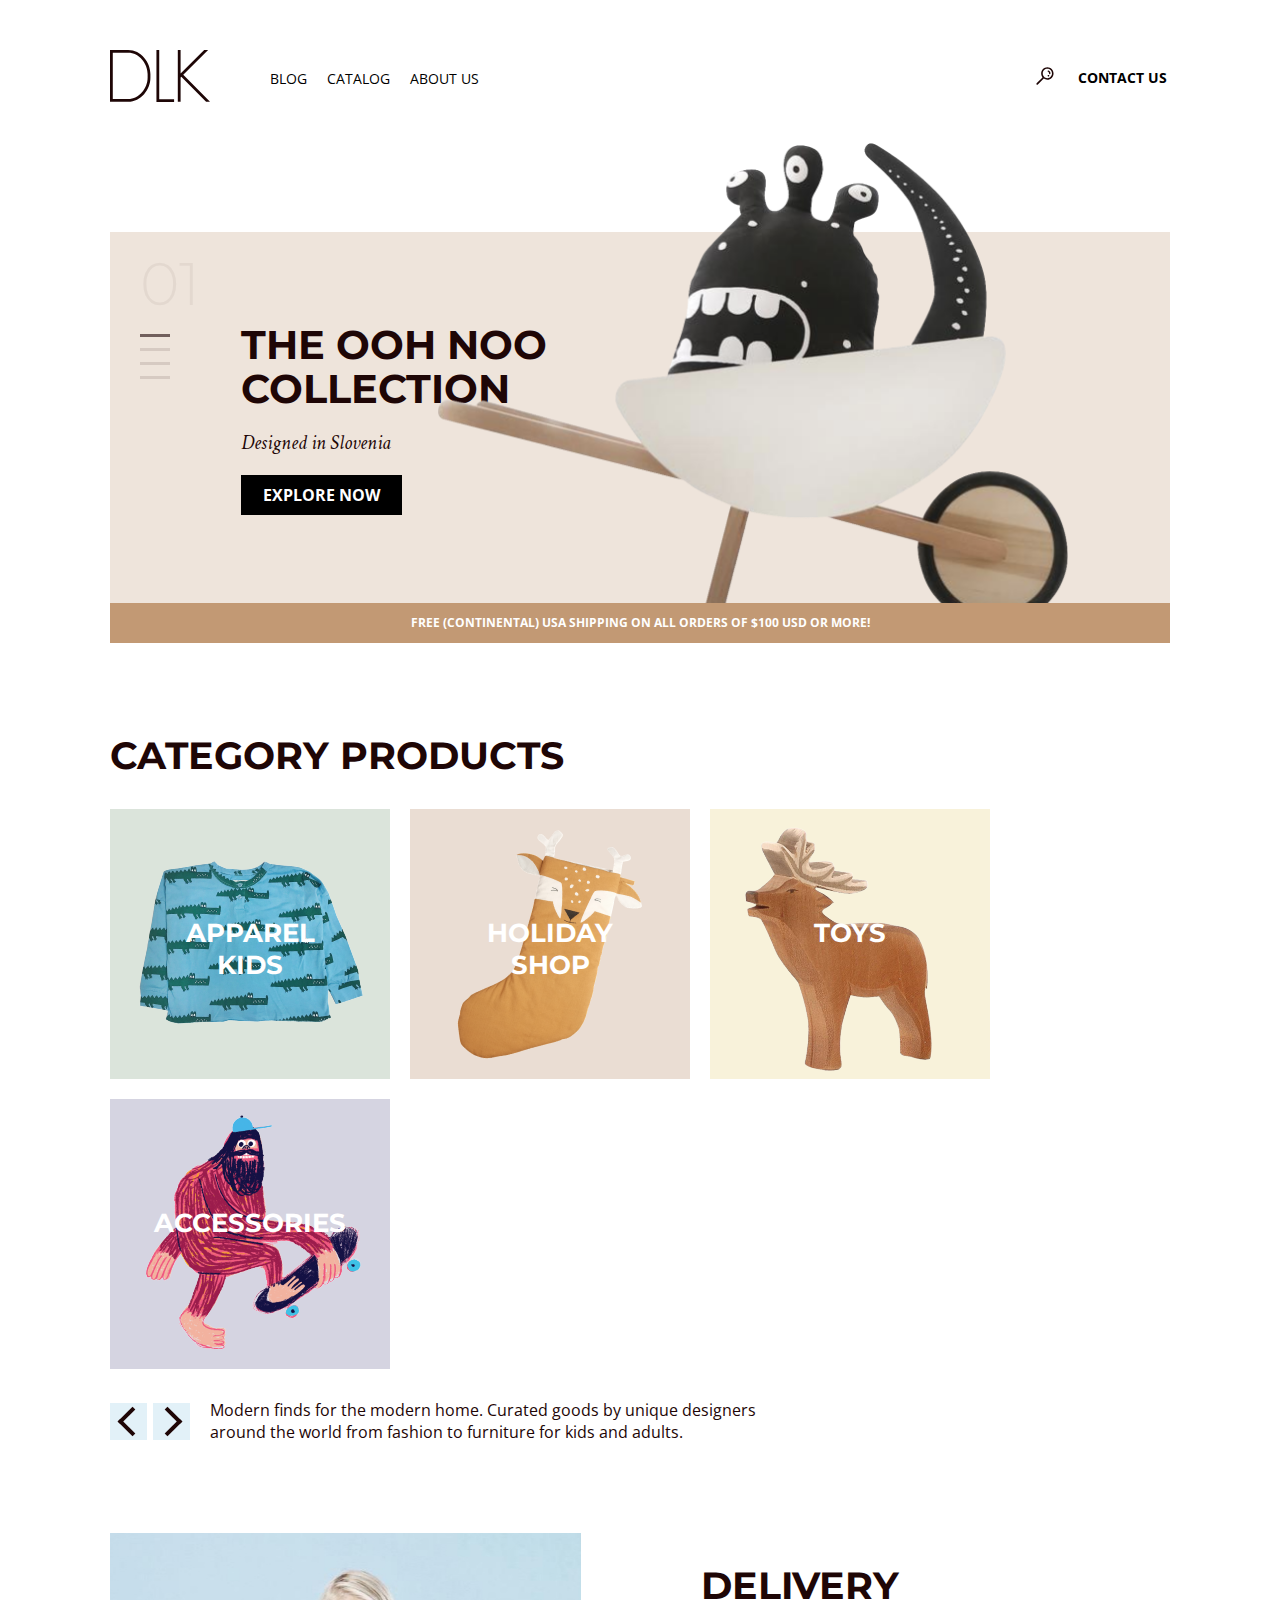
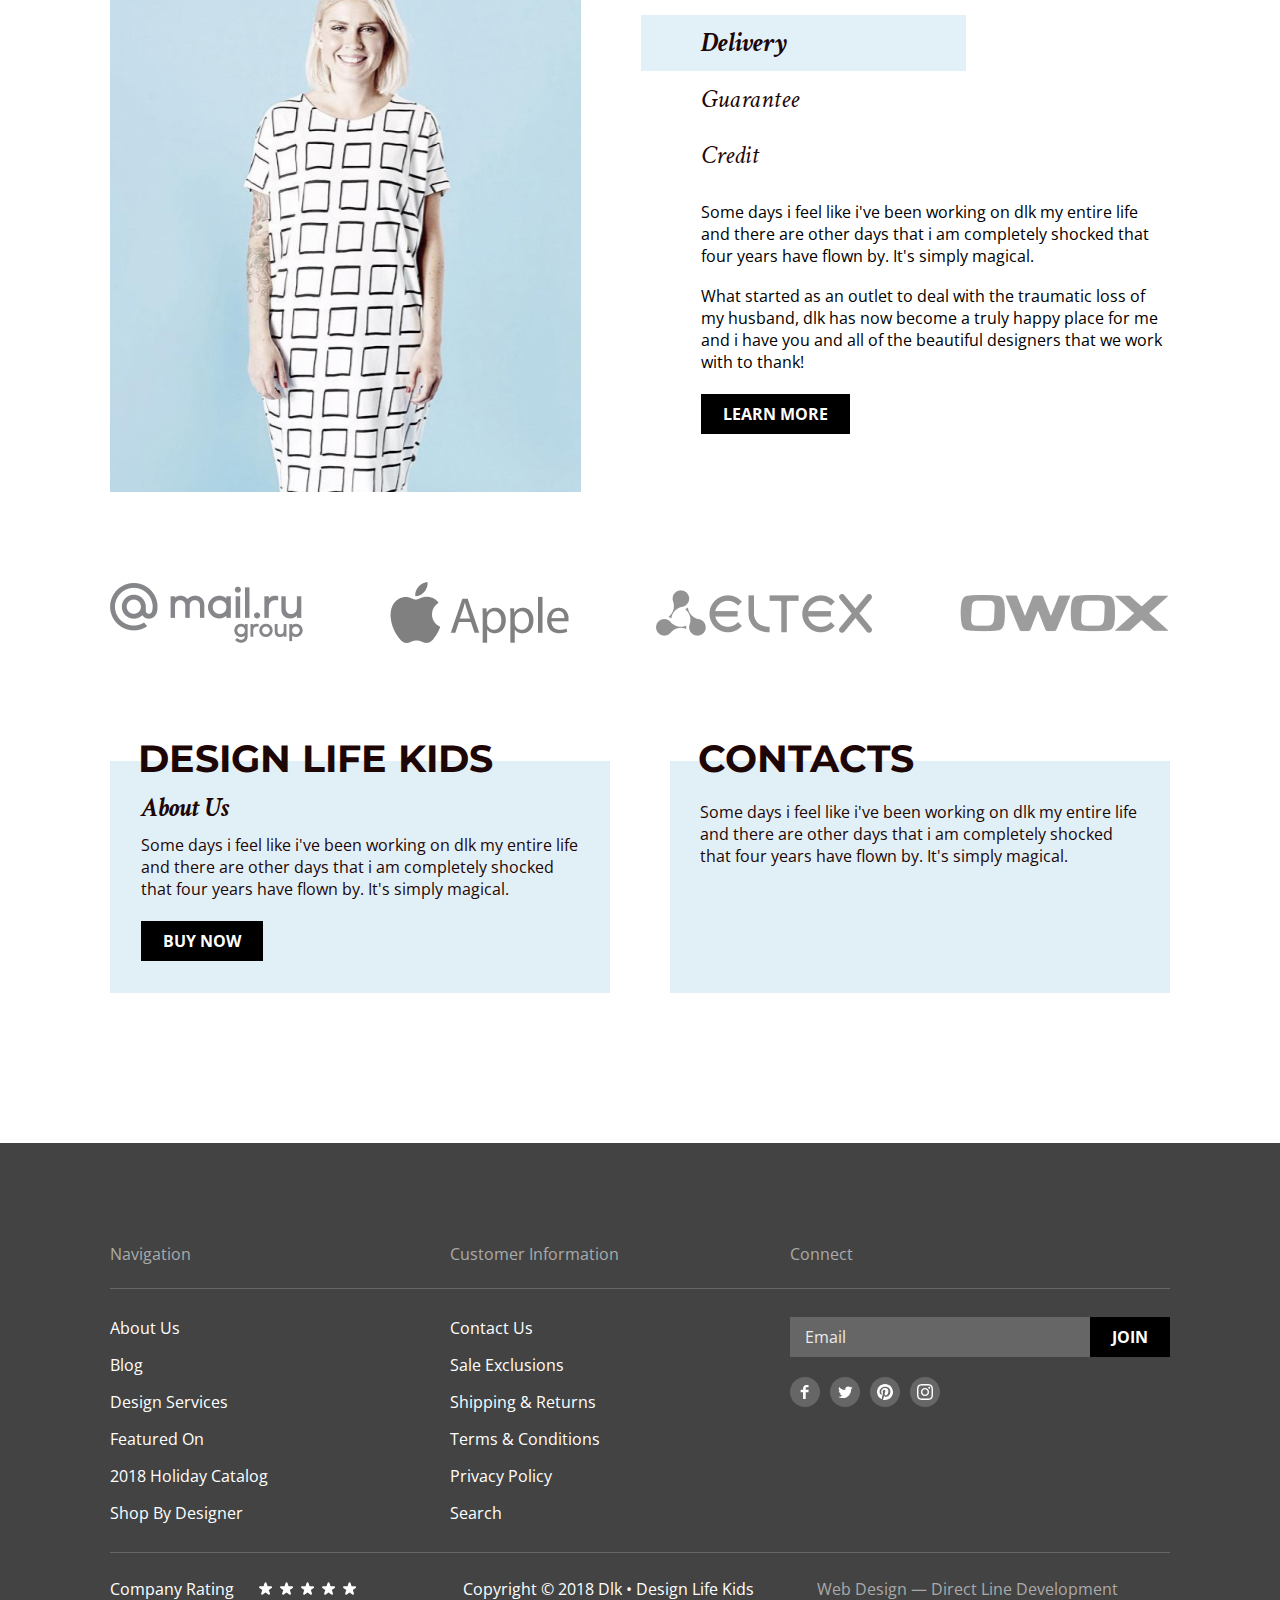
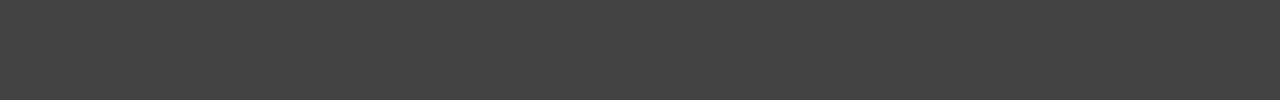
<file: index.html>
<!DOCTYPE html>
<html lang="en">
<head>
    <meta charset="UTF-8">
    <meta name="viewport" content="width=device-width, initial-scale=1.0">
    <title>DL Academy</title>
    <link rel="stylesheet" href="normalize.css">
    <link rel="stylesheet" href="style/common.css">
    <link rel="stylesheet" href="style/index.css">
    <link rel="preconnect" href="https://fonts.gstatic.com">
    <link href="https://fonts.googleapis.com/css2?family=Crimson+Text:ital,wght@0,400;0,700;1,400&family=Montserrat:wght@400;700&family=Open+Sans:wght@400;700&display=swap" rel="stylesheet">
    <link rel="stylesheet" href="https://use.fontawesome.com/releases/v5.7.2/css/all.css" integrity="sha384-fnmOCqbTlWIlj8LyTjo7mOUStjsKC4pOpQbqyi7RrhN7udi9RwhKkMHpvLbHG9Sr" crossorigin="anonymous">
</head>
<body>
    <header class="header">
        <div class="container">
            <div class="header__inner">
                    <a>
                        <svg width="100" height="52" viewBox="0 0 100 52" fill="none" xmlns="http://www.w3.org/2000/svg">
                            <path fill-rule="evenodd" clip-rule="evenodd" d="M0 0H18.1129C31.1202 0 40.4058 12.3713 40.4058 24.0356V27.7332C40.4058 39.3974 31.1202 51.7689 18.1129 51.7689H0V0ZM37.6192 24.0356C37.6192 13.5132 29.2167 2.77333 18.1129 2.77333H2.78661V48.9956H18.1129C29.2167 48.9956 37.6192 38.2557 37.6192 27.7333V24.0356Z" fill="#1E0606"/>
                            <path d="M46.4435 0H49.2301V49.2267H64.092V52H46.4435V0Z" fill="#1E0606"/>
                            <path d="M67.8074 0V51.7689H70.5941V27.3833L71.278 26.7025L96.0884 51.7689H100L73.2485 24.7414L98.1084 0H94.1675L70.5941 23.4612V0H67.8074Z" fill="#1E0606"/>
                        </svg>
                    </a>
                    <ul class="nav">
                        <li class="nav__item">
                            <a class="nav__link" href="pages/blog.html">blog</a>
                        </li>
                        <li class="nav__item">
                            <a class="nav__link" href="pages/catalog.html">catalog</a>
                        </li> 
                        <li class="nav__item">
                            <a class="nav__link" href="#">about us</a>
                        </li>
                    </ul>
                    <a href="#" class="search__btn" aria-label="search">
                        <svg width="18" height="18" viewBox="0 0 18 18" fill="none" xmlns="http://www.w3.org/2000/svg">
                        <path d="M11.3651 0.26001C7.94509 0.26001 5.16509 3.08001 5.16509 6.52001C5.16509 7.98001 5.6651 9.30002 6.4851 10.38L0.605098 16.32C0.265098 16.68 0.265098 17.24 0.605098 17.58C0.785098 17.76 1.0051 17.84 1.2251 17.84C1.4651 17.84 1.6851 17.76 1.8651 17.58L7.7451 11.62C8.7651 12.36 10.0051 12.78 11.3451 12.78C14.7651 12.78 17.5451 9.96001 17.5451 6.52001C17.5651 3.06001 14.7851 0.26001 11.3651 0.26001ZM11.3651 11.2C8.82509 11.2 6.76509 9.10001 6.76509 6.52001C6.76509 3.94001 8.82509 1.84001 11.3651 1.84001C13.9051 1.84001 15.9651 3.94001 15.9651 6.52001C15.9651 9.10001 13.9051 11.2 11.3651 11.2ZM14.4651 6.60001C14.4251 6.94001 14.1251 7.20001 13.7851 7.20001C13.7451 7.20001 13.7251 7.20001 13.6851 7.20001C13.3051 7.14001 13.0451 6.80001 13.0851 6.42001C13.2251 5.38001 12.0651 4.84001 12.0051 4.82001C11.6651 4.66001 11.5051 4.24001 11.6651 3.90001C11.8251 3.56001 12.2251 3.40001 12.5851 3.54001C12.6651 3.56001 14.7451 4.52001 14.4651 6.60001ZM13.0051 8.12001C13.1451 8.26001 13.2451 8.48002 13.2451 8.68002C13.2451 8.90002 13.1651 9.10001 13.0051 9.24002C12.8651 9.38002 12.6451 9.48002 12.4451 9.48002C12.2451 9.48002 12.0251 9.40001 11.8851 9.24002C11.7451 9.10001 11.6451 8.88002 11.6451 8.68002C11.6451 8.48002 11.7251 8.26001 11.8851 8.12001C12.0251 7.98001 12.2451 7.88002 12.4451 7.88002C12.6451 7.88002 12.8451 7.96001 13.0051 8.12001Z" fill="#1E0606"/>
                        </svg>
                    </a>
                    <a class="nav__contact" href="pages/contact.html">Contact us</a>
            </div>
        </div>
    </header>

    <main class="main">
        <section class="hero">
            <div class="container"> 
                <h1 class="visually-hidden">hero</h1>
                <div class="slider">
                    <div class="slider__menu">
                        <span class="slide__num">01</span>
                        <ul class="slide__list">
                            <li class="list__item">
                                <button type="button" class="slider__control active" aria-label="first slide"></button>
                            </li>
                            <li  class="list__item">
                                <button type="button" class="slider__control" aria-label="second slide"></button>
                            </li>
                            <li  class="list__item">
                                <button type="button" class="slider__control" aria-label="third slide"></button>
                            </li>
                            <li  class="list__item">
                                <button type="button" class="slider__control" aria-label="last slide"></button>
                            </li>
                        </ul>
                    </div>
                    <div class="slide__text">
                        <h2 class="slide__title">THE OOH NOO COLLECTION</h2>
                        <p class="slide__desc">Designed in Slovenia</p>
                        <div class="hero-btn-wrapper">
                            <a href="#" class="btn">explore now</a>
                        </div>
                    </div>
                    <img src="image/hero.png" height="460" width="630" alt="slide image" class="slide__img">
                </div>
                <p class="hero__subtext">Free (continental) USA shipping on all orders of $100 USD or more!</p>
            </div>
        </section>
        <section class="category">
            <div class="container">
                <h2 class="category__title">CATEGORY PRODUCTS</h2>
                <ul class="category__list">
                    <li class="category__item">
                        <a href="pages/shop.html" class="item__link">
                            <img class="item__img" width="244" height="177" src="image/kids.png" alt="category img">
                            <p class="item__text">apparel kids</p>
                        </a>
                    </li>
                    <li class="category__item">
                        <a href="pages/shop.html" class="item__link">
                            <img class="item__img" width="208" height="244" src="image/shop.png" alt="category img">
                            <p class="item__text">holiday shop</p>
                        </a>
                    </li>
                    <li class="category__item">
                        <a href="pages/shop.html" class="item__link">
                            <img class="item__img" width="270" height="270" src="image/toys.png" alt="category img">
                            <p class="item__text">toys</p>
                        </a>
                    </li>
                    <li class="category__item">
                        <a href="pages/shop.html" class="item__link">
                            <img class="item__img" width="240" height="250" src="image/accessories.png" alt="category img">
                            <p class="item__text">accessories</p>
                        </a>
                    </li>
                </ul>
                <div class="aside__slider">
                    <div class="aside__control">
                        <div class="control__item">
                            <button type="button" class="left__side" id="left__side" aria-label="left control"></button>
                        </div>
                        <div class="control__item">
                            <button type="button" class="right__side" id="right__side" aria-label="right control"></button>
                        </div>
                    </div>
                    <p class="aside__text">Modern finds for the modern home. Curated goods by unique designers around the world from fashion to furniture for kids and adults.</p>
                </div>
            </div>
        </section>
        <section class="third">
            <div class="container">
                <div class="third__inner">
                    <div class="img__wrapper">
                    </div>
                    <div class="third__content">
                        <h2 class="third__title">Delivery</h2>
                        <ul class="links__list">
                            <li class="links__item active">
                                <a href="#" class="third__link">Delivery</a>
                            </li>
                            <li  class="links__item">
                                <a href="#" class="third__link">Guarantee</a>
                            </li>
                            <li  class="links__item">
                                <a href="#" class="third__link">Credit</a>
                            </li>
                        </ul>
                        <div class="text-styles">
                            <p>
                                Some days i feel like i've been working on dlk my entire life and
                                there are other days that i am completely shocked that four
                                years have flown by. It's simply magical.
                            </p>  
                            <p>
                                What started as an outlet to deal with
                                the traumatic loss of my husband, dlk
                                has now become a truly happy place for
                                me and i have you and all of the beautiful
                                designers that we work with to thank!
                            </p>
                        </div>
                        <div class="third-btn-wrapper">
                            <a href="#" class="btn">learn more</a>
                        </div>
                    </div>
                </div>
            </div>
        </section>
        <section class="sponsors">
            <div class="container">
                <h2 class="visually-hidden">Sponsors</h2>
                <ul class="sponsors__wrapper">
                    <li class="sponsors__item">
                        <a class="sponsor__link" href="#" aria-label="Mail">
                            <img src="image/mailru.jpg" width="193" height="60" alt="sponsor image">
                        </a>
                    </li>
                    <li class="sponsors__item">
                        <a class="sponsor__link" href="#" aria-label="apple">
                            <img src="image/apple.jpg" width="179" height="61" alt="sponsor image">
                        </a>
                    </li>
                    <li class="sponsors__item">
                        <a class="sponsor__link" href="#" aria-label="eltex">
                            <img src="image/eltex.jpg" width="216" height="46" alt="sponsor image">
                        </a>
                    </li>
                    <li class="sponsors__item">
                        <a class="sponsor__link" href="#" aria-label="owox">
                            <img src="image/owox.jpg" width="211" height="40" alt="sponsor image">
                        </a>
                    </li>

                </ul>
            </div>
        </section>
        <section class="articles">
           <div class="container">
                <div class="article__wrapper">
                    <div class="design">
                        <h2 class="article__title">design life kids</h2>
                        <div class="design__content">
                            <h3 class="design__subtitle">About Us</h3>
                            <p class="article__text">
                                Some days i feel like i've been working
                                on dlk my entire life and there are other
                                days that i am completely shocked that
                                four years have flown by. It's simply magical.</p>
                            <div class="design-btn-wrapper">
                                <a href="#" class="btn">buy now</a>
                            </div>
                        </div>
                    </div>
                    
                    <div class="contacts">
                        <h2 class="article__title">Contacts</h2>
                        <div class="contacts__content">
                            <p class="article__text">
                                Some days i feel like i've been working
                                on dlk my entire life and there are other
                                days that i am completely shocked that
                                four years have flown by. It's simply magical.</p>
                            <iframe aria-label="Map" class="map" src="https://www.google.com/maps/embed?pb=!1m18!1m12!1m3!1d1676.6754223553646!2d49.33185854121453!3d53.53675159085867!2m3!1f0!2f0!3f0!3m2!1i1024!2i768!4f13.1!4m3!3e1!4m0!4m0!5e0!3m2!1sru!2sru!4v1611592116449!5m2!1sru!2sru" width="483" height="196" style="border:0;" allowfullscreen="" aria-hidden="false" tabindex="0"></iframe>  
                        </div>
                    </div>
                </div>
           </div> 
        </section>
    </main>

    <footer class="footer">
        <div class="container">
            <div class="footer__wrapper">
                <div class="footer__section">
                    <h3 class="footer__title">Navigation</h3>
                    <ul class="footer__list">
                        <li class="footer__item">
                            <a href="#" class="footer__link">About Us</a>
                        </li>
                        <li class="footer__item">
                            <a href="#" class="footer__link">Blog</a>
                        </li>
                        <li class="footer__item">
                            <a href="#" class="footer__link">Design Services</a>
                        </li>
                        <li class="footer__item">
                            <a href="#" class="footer__link">Featured On</a>
                        </li>
                        <li class="footer__item">
                            <a href="#" class="footer__link">2018 Holiday Catalog</a>
                        </li>
                        <li class="footer__item">
                            <a href="#" class="footer__link">Shop By Designer</a>
                        </li>
                    </ul>
                </div>
                <div class="footer__section">
                    <h3 class="footer__title">Customer Information</h3>
                    <ul class="footer__list">
                        <li class="footer__item">
                            <a href="#" class="footer__link">Contact Us</a>
                        </li>
                        <li class="footer__item">
                            <a href="#" class="footer__link">Sale Exclusions</a>
                        </li>
                        <li class="footer__item">
                            <a href="#" class="footer__link">Shipping & Returns</a>
                        </li>
                        <li class="footer__item">
                            <a href="#" class="footer__link">Terms & Conditions</a>
                        </li>
                        <li class="footer__item">
                            <a href="#" class="footer__link">Privacy Policy</a>
                        </li>
                        <li class="footer__item">
                            <a href="#" class="footer__link">Search</a>
                        </li>
                    </ul>

                </div>
                <div class="footer__section">
                    <h3 class="footer__title">Connect</h3>
                    <div class="footer__list">
                        <form class="footer__input">
                            <div class="form__wrapper">
                                <input class="email" type="text" placeholder="Email">
                                <div class="footer-btn-wrapper">
                                    <button type="submit" class="btn">Join</button>
                                </div>
                            </div>
                        </form>
                        <ul class="social__list">
                            <li class="icon__item">
                                <a class="icon__link" href="#">
                                    <span class="visually-hidden">Follow Us on facebook</span>
                                    <svg class="social__icon" width="30" height="30" viewBox="0 0 30 30" fill="none" xmlns="http://www.w3.org/2000/svg">
                                        <path fill-rule="evenodd" clip-rule="evenodd" d="M0 15C0 6.71573 6.71573 0 15 0C23.2843 0 30 6.71573 30 15C30 23.2843 23.2843 30 15 30C6.71573 30 0 23.2843 0 15Z" fill="#666666"/>
                                        <path fill-rule="evenodd" clip-rule="evenodd" d="M18.5527 10.3672H16.2967C16.0307 10.3672 15.7337 10.7172 15.7337 11.1852V12.8142H18.5527V15.1352H15.7337V22.1052H13.0707V15.1352H10.6577V12.8142H13.0707V11.4472C13.0707 9.48817 14.4317 7.89417 16.2967 7.89417H18.5527V10.3672Z" fill="white"/>
                                    </svg>    
                                </a>
                            </li>
                            <li class="icon__item">
                                <a class="icon__link" href="#">
                                    <span class="visually-hidden">Follow Us on twitter</span>
                                    <svg class="social__icon" width="30" height="30" viewBox="0 0 30 30" fill="none" xmlns="http://www.w3.org/2000/svg">
                                        <path fill-rule="evenodd" clip-rule="evenodd" d="M0 15C0 6.71573 6.71573 0 15 0C23.2843 0 30 6.71573 30 15C30 23.2843 23.2843 30 15 30C6.71573 30 0 23.2843 0 15Z" fill="#666666"/>
                                        <path fill-rule="evenodd" clip-rule="evenodd" d="M21.1006 12.2891C21.1056 12.4161 21.1096 12.5431 21.1096 12.6721C21.1096 16.5761 18.1366 21.0781 12.7026 21.0781C11.0346 21.0781 9.48058 20.5881 8.17358 19.7501C8.40658 19.7771 8.64158 19.7911 8.87958 19.7911C10.2636 19.7911 11.5376 19.3181 12.5486 18.5251C11.2556 18.5021 10.1656 17.6481 9.78758 16.4751C9.96858 16.5101 10.1546 16.5271 10.3446 16.5271C10.6136 16.5271 10.8746 16.4921 11.1226 16.4241C9.77158 16.1521 8.75158 14.9591 8.75158 13.5271V13.4901C9.15058 13.7111 9.60758 13.8441 10.0916 13.8591C9.29858 13.3301 8.77758 12.4261 8.77758 11.4001C8.77758 10.8591 8.92258 10.3521 9.17658 9.91612C10.6326 11.7031 12.8106 12.8791 15.2656 13.0021C15.2156 12.7851 15.1906 12.5601 15.1906 12.3281C15.1906 10.6971 16.5126 9.37512 18.1446 9.37512C18.9936 9.37512 19.7616 9.73212 20.2996 10.3071C20.9736 10.1761 21.6056 9.93012 22.1766 9.59012C21.9556 10.2811 21.4886 10.8591 20.8766 11.2251C21.4746 11.1541 22.0446 10.9961 22.5756 10.7601C22.1776 11.3521 21.6776 11.8731 21.1006 12.2891Z" fill="white"/>
                                    </svg>
                                </a>
                            </li>
                            <li class="icon__item">
                                <a class="icon__link" href="#">
                                    <span class="visually-hidden">Follow Us on pinterest</span>
                                    <svg class="social__icon" width="30" height="30" viewBox="0 0 30 30" fill="none" xmlns="http://www.w3.org/2000/svg">
                                        <path fill-rule="evenodd" clip-rule="evenodd" d="M0 15C0 6.71573 6.71573 0 15 0C23.2843 0 30 6.71573 30 15C30 23.2843 23.2843 30 15 30C6.71573 30 0 23.2843 0 15Z" fill="#666666"/>
                                        <path fill-rule="evenodd" clip-rule="evenodd" d="M15.0005 7C10.5825 7 7 10.5816 7 15.0005C7 18.2754 8.97001 21.0902 11.7896 22.3273C11.767 21.7694 11.7858 21.0977 11.9279 20.49C12.0821 19.8408 12.9571 16.1313 12.9571 16.1313C12.9571 16.1313 12.7021 15.6205 12.7021 14.865C12.7021 13.6796 13.3898 12.7943 14.245 12.7943C14.9722 12.7943 15.3241 13.3409 15.3241 13.9957C15.3241 14.7267 14.8575 15.8208 14.6176 16.8341C14.4172 17.6836 15.0428 18.3751 15.8801 18.3751C17.3957 18.3751 18.4165 16.4286 18.4165 14.1218C18.4165 12.3691 17.2358 11.0567 15.088 11.0567C12.6617 11.0567 11.1498 12.8658 11.1498 14.8866C11.1498 15.5847 11.3549 16.0758 11.6767 16.4559C11.8253 16.6318 11.8451 16.7014 11.7914 16.9027C11.7538 17.0486 11.6654 17.4042 11.6287 17.5444C11.5751 17.7466 11.4114 17.82 11.2288 17.7448C10.1102 17.2885 9.58999 16.0645 9.58999 14.6881C9.58999 12.4161 11.5064 9.68972 15.3072 9.68972C18.3619 9.68972 20.3724 11.9015 20.3724 14.2732C20.3724 17.4117 18.6282 19.7562 16.0551 19.7562C15.1924 19.7562 14.3795 19.2895 14.1011 18.7599C14.1011 18.7599 13.6363 20.6029 13.5385 20.9585C13.3691 21.5747 13.037 22.1919 12.7332 22.6717C13.4529 22.8843 14.213 23 15.0005 23C19.4184 23 23 19.4184 23 15.0005C23 10.5816 19.4184 7 15.0005 7Z" fill="white"/>
                                    </svg>
                                </a>
                            </li>
                            <li class="icon__item">
                                <a class="icon__link" href="#">
                                    <span class="visually-hidden">Follow Us on instagram</span>
                                    <svg class="social__icon" width="30" height="30" viewBox="0 0 30 30" fill="none" xmlns="http://www.w3.org/2000/svg">
                                        <path fill-rule="evenodd" clip-rule="evenodd" d="M0 15C0 6.71573 6.71573 0 15 0C23.2843 0 30 6.71573 30 15C30 23.2843 23.2843 30 15 30C6.71573 30 0 23.2843 0 15Z" fill="#666666"/>
                                        <path fill-rule="evenodd" clip-rule="evenodd" d="M15 7C12.8273 7 12.5549 7.0092 11.7016 7.04813C10.8501 7.08697 10.2686 7.22223 9.7597 7.42C9.23363 7.62443 8.7875 7.89797 8.3427 8.3427C7.89797 8.7875 7.62443 9.23363 7.42 9.7597C7.22223 10.2686 7.08697 10.8501 7.04813 11.7016C7.0092 12.5549 7 12.8273 7 15C7 17.1727 7.0092 17.4451 7.04813 18.2984C7.08697 19.1499 7.22223 19.7314 7.42 20.2403C7.62443 20.7664 7.89797 21.2125 8.3427 21.6573C8.7875 22.102 9.23363 22.3756 9.7597 22.58C10.2686 22.7778 10.8501 22.913 11.7016 22.9519C12.5549 22.9908 12.8273 23 15 23C17.1727 23 17.4451 22.9908 18.2984 22.9519C19.1499 22.913 19.7314 22.7778 20.2403 22.58C20.7664 22.3756 21.2125 22.102 21.6573 21.6573C22.102 21.2125 22.3756 20.7664 22.58 20.2403C22.7778 19.7314 22.913 19.1499 22.9519 18.2984C22.9908 17.4451 23 17.1727 23 15C23 12.8273 22.9908 12.5549 22.9519 11.7016C22.913 10.8501 22.7778 10.2686 22.58 9.7597C22.3756 9.23363 22.102 8.7875 21.6573 8.3427C21.2125 7.89797 20.7664 7.62443 20.2403 7.42C19.7314 7.22223 19.1499 7.08697 18.2984 7.04813C17.4451 7.0092 17.1727 7 15 7ZM15 8.44143C17.1361 8.44143 17.3891 8.4496 18.2327 8.4881C19.0127 8.52367 19.4363 8.65397 19.7182 8.76353C20.0916 8.90867 20.3581 9.08203 20.638 9.362C20.918 9.6419 21.0913 9.9084 21.2365 10.2818C21.346 10.5637 21.4763 10.9873 21.5119 11.7673C21.5504 12.6109 21.5586 12.8639 21.5586 15C21.5586 17.1361 21.5504 17.3891 21.5119 18.2327C21.4763 19.0127 21.346 19.4363 21.2365 19.7182C21.0913 20.0916 20.918 20.3581 20.638 20.638C20.3581 20.918 20.0916 21.0913 19.7182 21.2365C19.4363 21.346 19.0127 21.4763 18.2327 21.5119C17.3892 21.5504 17.1363 21.5586 15 21.5586C12.8637 21.5586 12.6108 21.5504 11.7673 21.5119C10.9873 21.4763 10.5637 21.346 10.2818 21.2365C9.9084 21.0913 9.64193 20.918 9.36197 20.638C9.08207 20.3581 8.90867 20.0916 8.76353 19.7182C8.65397 19.4363 8.52367 19.0127 8.4881 18.2327C8.4496 17.3891 8.44143 17.1361 8.44143 15C8.44143 12.8639 8.4496 12.6109 8.4881 11.7673C8.52367 10.9873 8.65397 10.5637 8.76353 10.2818C8.90867 9.9084 9.08203 9.6419 9.36197 9.362C9.64193 9.08203 9.9084 8.90867 10.2818 8.76353C10.5637 8.65397 10.9873 8.52367 11.7673 8.4881C12.6109 8.4496 12.8639 8.44143 15 8.44143ZM10.8919 15C10.8919 12.7311 12.7311 10.8919 15 10.8919C17.2689 10.8919 19.1081 12.7311 19.1081 15C19.1081 17.2689 17.2689 19.1081 15 19.1081C12.7311 19.1081 10.8919 17.2689 10.8919 15ZM15 17.6667C13.5272 17.6667 12.3333 16.4728 12.3333 15C12.3333 13.5272 13.5272 12.3333 15 12.3333C16.4728 12.3333 17.6667 13.5272 17.6667 15C17.6667 16.4728 16.4728 17.6667 15 17.6667ZM19.2704 11.6896C19.8006 11.6896 20.2304 11.2598 20.2304 10.7296C20.2304 10.1994 19.8006 9.76957 19.2704 9.76957C18.7402 9.76957 18.3104 10.1994 18.3104 10.7296C18.3104 11.2598 18.7402 11.6896 19.2704 11.6896Z" fill="white"/>
                                    </svg>  
                                </a>
                            </li>
                        </ul>
                    </div>
                </div>
            </div>
            <div class="footer__aside">
                <div class="raiting footer__section">
                    <p class="raiting__text">Company Rating</p>
                    <div class="raiting__list" aria-label="raiting">
                        <input class="raiting__input visually-hidden" type="radio" id="star-5" name="rating" value="5">
                        <label class="raiting__label" for="star-5" title="Оценка «5»"></label>
                        <input class="raiting__input visually-hidden" type="radio" id="star-4" name="rating" value="4">
                        <label class="raiting__label" for="star-4" title="Оценка «4»"></label>
                        <input class="raiting__input visually-hidden" type="radio" id="star-3" name="rating" value="3">
                        <label class="raiting__label" for="star-3" title="Оценка «3»"></label>
                        <input class="raiting__input visually-hidden" type="radio" id="star-2" name="rating" value="2">
                        <label class="raiting__label" for="star-2" title="Оценка «2»"></label>
                        <input class="raiting__input visually-hidden" type="radio" id="star-1" name="rating" value="1">
                        <label class="raiting__label" for="star-1" title="Оценка «1»"></label>
                    </div>
                </div>
                <div class="copyright footer__section">
                    <p class="copyright">Copyright © 2018 Dlk • Design Life Kids</p>
                </div>
                <div class="madein footer__section">
                    <a href="https://directline.digital/" class="madein__text">Web Design — Direct Line Development</a>
                </div>
            </div>
        </div>
    </footer>   
    <form class="popup" action="https://echo.htmlacademy.ru" method="post">
        <div class="field">
            <label for="input__name" class="label__popup">Name</label>
            <input type="text" id="input__name" class="input__popup" placeholder="Rustam Abbyazov">
        </div>
        <div class="field__wrapper">
            <div class="field">
                <label for="input__phone" class="label__popup">Phone</label>
                <input type="text" id="input__phone" class="input__popup" placeholder="">
            </div>
            <div class="field">
                <label for="input__email" class="label__popup">Email</label>
                <input type="email" id="input__email" class="input__popup" placeholder="">
            </div>
        </div>
        <div class="field">
            <label for="input__text" class="label__popup">Message</label>
            <textarea class="input__popup" id="input__text" cols="30" rows="10"></textarea>
        </div>
        <div class="checkbox">
            <input id="check-receipt" type="checkbox" class="checkbox__input visually-hidden" value="Receipt">
            <label for="check-receipt" class="checkbox__label">By clicking on the button, you consent to the processing of your personal data</label>
        </div>
        <button class="btn disabled__btn" type="submit" disabled>submit</button>
        <button class="popup__close__btn" type="button" aria-label="Close button"></button>
    </form>
    <div class="popup__overlay"></div>
    <script src="script.js"></script>
</body>
</html>
</file>
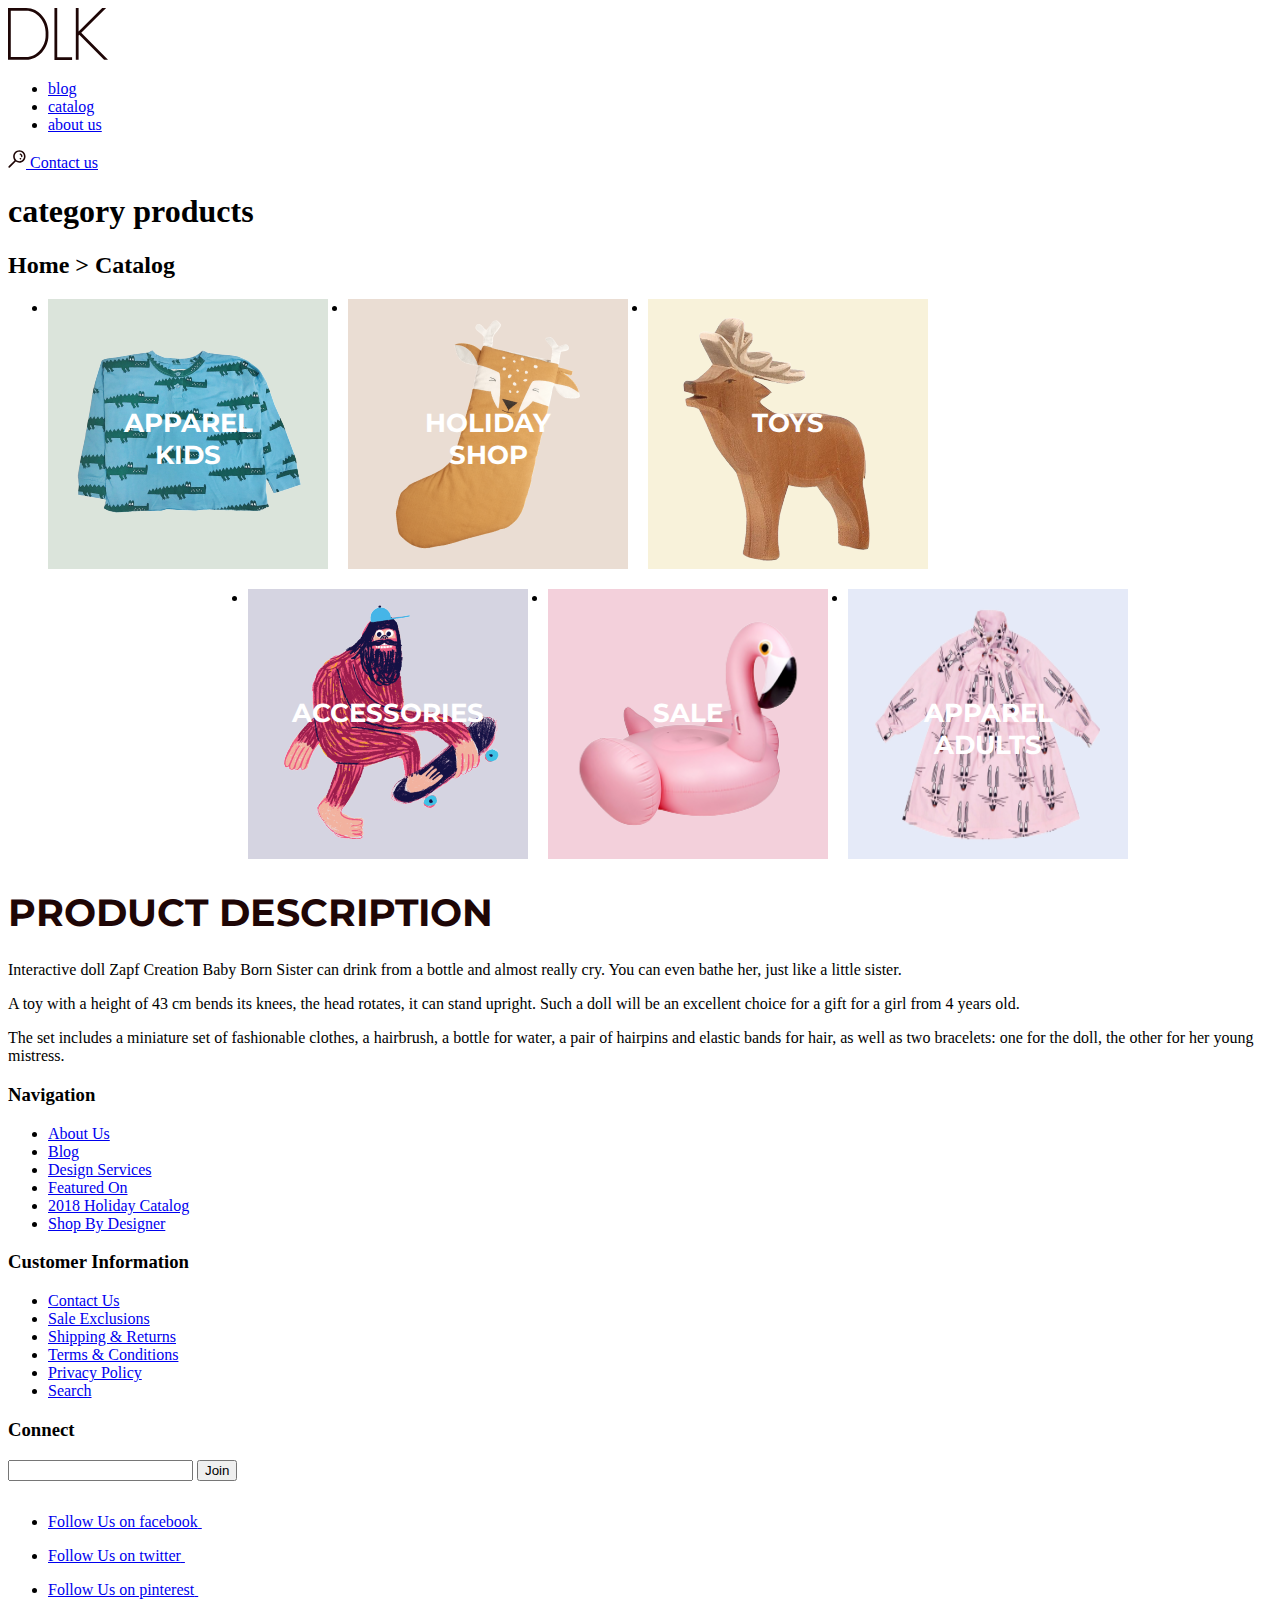
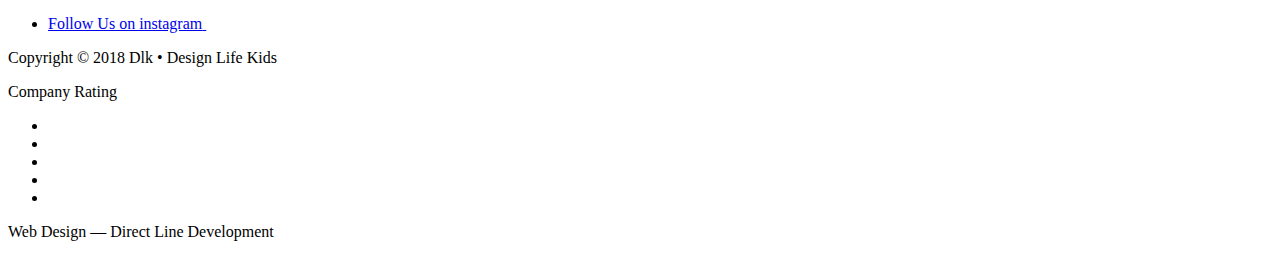
<file: catalog.html>
<!DOCTYPE html>
<html lang="en">
<head>
    <meta charset="UTF-8">
    <meta name="viewport" content="width=device-width, initial-scale=1.0">
    <meta charset="UTF-8">
    <meta name="viewport" content="width=device-width, initial-scale=1.0">
    <title>Category products</title>
    <link rel="stylesheet" href="style/catalog.css">
    <link rel="preconnect" href="https://fonts.gstatic.com">
    <link href="https://fonts.googleapis.com/css2?family=Crimson+Text:ital,wght@0,400;0,700;1,400&family=Montserrat:wght@400;700&family=Open+Sans:wght@400;700&display=swap" rel="stylesheet">
    <link rel="stylesheet" href="https://use.fontawesome.com/releases/v5.7.2/css/all.css" integrity="sha384-fnmOCqbTlWIlj8LyTjo7mOUStjsKC4pOpQbqyi7RrhN7udi9RwhKkMHpvLbHG9Sr" crossorigin="anonymous">
</head>
<body>
    <header class="header">
        <div class="container">
            <div class="header__inner">
                <div class="inner__left">
                    <a href="index.html" class="header__logo" aria-label="logo">
                        <svg width="100" height="52" viewBox="0 0 100 52" fill="none" xmlns="http://www.w3.org/2000/svg">
                            <path fill-rule="evenodd" clip-rule="evenodd" d="M0 0H18.1129C31.1202 0 40.4058 12.3713 40.4058 24.0356V27.7332C40.4058 39.3974 31.1202 51.7689 18.1129 51.7689H0V0ZM37.6192 24.0356C37.6192 13.5132 29.2167 2.77333 18.1129 2.77333H2.78661V48.9956H18.1129C29.2167 48.9956 37.6192 38.2557 37.6192 27.7333V24.0356Z" fill="#1E0606"/>
                            <path d="M46.4435 0H49.2301V49.2267H64.092V52H46.4435V0Z" fill="#1E0606"/>
                            <path d="M67.8074 0V51.7689H70.5941V27.3833L71.278 26.7025L96.0884 51.7689H100L73.2485 24.7414L98.1084 0H94.1675L70.5941 23.4612V0H67.8074Z" fill="#1E0606"/>
                        </svg>
                    </a>
                    <ul class="nav">
                        <li class="nav__item">
                            <a class="nav__link" href="#">blog</a>
                        </li>
                        <li class="nav__item">
                            <a class="nav__link" href="#">catalog</a>
                        </li> 
                        <li class="nav__item">
                            <a class="nav__link" href="#">about us</a>
                        </li>
                    </ul>
                </div>
                <div class="inner__right">
                    <a href="#" class="search__btn" aria-label="search">
                        <svg width="18" height="18" viewBox="0 0 18 18" fill="none" xmlns="http://www.w3.org/2000/svg">
                        <path d="M11.3651 0.26001C7.94509 0.26001 5.16509 3.08001 5.16509 6.52001C5.16509 7.98001 5.6651 9.30002 6.4851 10.38L0.605098 16.32C0.265098 16.68 0.265098 17.24 0.605098 17.58C0.785098 17.76 1.0051 17.84 1.2251 17.84C1.4651 17.84 1.6851 17.76 1.8651 17.58L7.7451 11.62C8.7651 12.36 10.0051 12.78 11.3451 12.78C14.7651 12.78 17.5451 9.96001 17.5451 6.52001C17.5651 3.06001 14.7851 0.26001 11.3651 0.26001ZM11.3651 11.2C8.82509 11.2 6.76509 9.10001 6.76509 6.52001C6.76509 3.94001 8.82509 1.84001 11.3651 1.84001C13.9051 1.84001 15.9651 3.94001 15.9651 6.52001C15.9651 9.10001 13.9051 11.2 11.3651 11.2ZM14.4651 6.60001C14.4251 6.94001 14.1251 7.20001 13.7851 7.20001C13.7451 7.20001 13.7251 7.20001 13.6851 7.20001C13.3051 7.14001 13.0451 6.80001 13.0851 6.42001C13.2251 5.38001 12.0651 4.84001 12.0051 4.82001C11.6651 4.66001 11.5051 4.24001 11.6651 3.90001C11.8251 3.56001 12.2251 3.40001 12.5851 3.54001C12.6651 3.56001 14.7451 4.52001 14.4651 6.60001ZM13.0051 8.12001C13.1451 8.26001 13.2451 8.48002 13.2451 8.68002C13.2451 8.90002 13.1651 9.10001 13.0051 9.24002C12.8651 9.38002 12.6451 9.48002 12.4451 9.48002C12.2451 9.48002 12.0251 9.40001 11.8851 9.24002C11.7451 9.10001 11.6451 8.88002 11.6451 8.68002C11.6451 8.48002 11.7251 8.26001 11.8851 8.12001C12.0251 7.98001 12.2451 7.88002 12.4451 7.88002C12.6451 7.88002 12.8451 7.96001 13.0051 8.12001Z" fill="#1E0606"/>
                        </svg>
                    </a>
                    <a class="nav__contact" href="contact.html">Contact us</a>
                </div>
            </div>
        </div>
    </header>
    <section class="catalog">
        <h1 class="catalog__title">category products</h1>
        <h2 class="path">Home > Catalog</h2>
        <ul class="items__wrapper">
            <li class="catalog__item">
                <a href="#" class="item__link">
                    <img class="item__img" width="244px" height="177px" src="image/kids.png" alt="category img">
                    <p class="item__text">apparel kids</p>
                </a>
            </li>
            <li class="catalog__item">
                <a href="#" class="item__link">
                    <img class="item__img" width="208px" height="244px" src="image/shop.png" alt="category img">
                    <p class="item__text">holiday shop</p>
                </a>
            </li>
            <li class="catalog__item">
                <a href="#" class="item__link">
                    <img class="item__img" width="270px" height="270px" src="image/toys.png" alt="category img">
                    <p class="item__text">toys</p>
                </a>
            </li>
            <li class="catalog__item">
                <a href="#" class="item__link">
                    <img class="item__img" width="240px" height="250px" src="image/accessories.png" alt="category img">
                    <p class="item__text">accessories</p>
                </a>
            </li>
            <li class="catalog__item">
                <a href="#" class="item__link">
                    <img class="item__img" width="240px" height="250px" src="image/sale.png" alt="category img">
                    <p class="item__text">sale</p>
                </a>
            </li>
            <li class="catalog__item">
                <a href="#" class="item__link">
                    <img class="item__img" width="240px" height="250px" src="image/adults.png" alt="category img">
                    <p class="item__text">apparel adults</p>
                </a>
            </li>
        </ul>
    </section>
    <section class="desc">
        <h2 class="desc__title">product description</h2>
        <div class="desc__text">
            <p class="text">Interactive doll Zapf Creation Baby Born Sister can drink from a bottle and almost really cry. You can even bathe her, just like a little sister.</p>
            <p class="text">A toy with a height of 43 cm bends its knees, the head rotates, it can stand upright. Such a doll will be an excellent choice for a gift for a girl from 4 years old.</p>
            <p class="text">The set includes a miniature set of fashionable clothes, a hairbrush, a bottle for water, a pair of hairpins and elastic bands for hair, as well as two bracelets: one for the doll, the other for her young mistress.</p>
        </div>
    </section>
    <footer class="footer">
        <div class="container">
            <div class="footer__nav">
                <h3 class="nav__title">Navigation</h3>
                <ul class="nav__links">
                    <li>
                        <a href="#" class="footer__link">About Us</a>
                    </li>
                    <li>
                        <a href="#" class="footer__link">Blog</a>
                    </li>
                    <li>
                        <a href="#" class="footer__link">Design Services</a>
                    </li>
                    <li>
                        <a href="#" class="footer__link">Featured On</a>
                    </li>
                    <li>
                        <a href="#" class="footer__link">2018 Holiday Catalog</a>
                    </li>
                    <li>
                        <a href="#" class="footer__link">Shop By Designer</a>
                    </li>
                </ul>
            </div>
            <div class="footer__info">
                <h3 class="footer__title">Customer Information</h3>
                <ul class="info__content">
                    <li class="info__item">
                        <a href="#" class="footer__link">Contact Us</a>
                    </li>
                    <li class="info__item">
                        <a href="#" class="footer__link">Sale Exclusions</a>
                    </li>
                    <li class="info__item">
                        <a href="#" class="footer__link">Shipping & Returns</a>
                    </li>
                    <li class="info__item">
                        <a href="#" class="footer__link">Terms & Conditions</a>
                    </li>
                    <li class="info__item">
                        <a href="#" class="footer__link">Privacy Policy</a>
                    </li>
                    <li class="info__item">
                        <a href="#" class="footer__link">Search</a>
                    </li>
                </ul>
            </div>
            <div class="footer__connect">
                <h3 class="connect__title">Connect</h3>
                <input class="email" type="text">
                <button type="button" class="connect__btn btn">Join</button>
                <ul class="social__icon">
                    <li>
                        <a href="#">
                            <span class="visually-hidden">Follow Us on facebook</span>
                            <svg width="30" height="30" viewBox="0 0 60 58" fill="none" xmlns="http://www.w3.org/2000/svg">
                                <path d="M37.2118 20.1067V15.2733H32.7059C28.9836 15.2733 26.4368 18.3667 26.4368 22.2333V24.94H21.735V29.3867H26.4368V42.92H31.7263V29.3867H37.2118V24.94H31.7263V21.8467C31.7263 20.88 32.3141 20.3 32.9018 20.3H37.2118V20.1067ZM30.1591 0C46.4195 0 59.5454 12.9533 59.5454 29C59.5454 45.0467 46.4195 58 30.1591 58C13.8986 58 0.772705 45.0467 0.772705 29C0.772705 12.9533 13.8986 0 30.1591 0Z" fill="white"/>
                            </svg>
                        </a>
                    </li>
                    <li>
                        <a href="#">
                            <span class="visually-hidden">Follow Us on twitter</span>
                            <svg width="30" height="30" viewBox="0 0 60 58" fill="none" xmlns="http://www.w3.org/2000/svg">
                                <path d="M37.2118 20.1067V15.2733H32.7059C28.9836 15.2733 26.4368 18.3667 26.4368 22.2333V24.94H21.735V29.3867H26.4368V42.92H31.7263V29.3867H37.2118V24.94H31.7263V21.8467C31.7263 20.88 32.3141 20.3 32.9018 20.3H37.2118V20.1067ZM30.1591 0C46.4195 0 59.5454 12.9533 59.5454 29C59.5454 45.0467 46.4195 58 30.1591 58C13.8986 58 0.772705 45.0467 0.772705 29C0.772705 12.9533 13.8986 0 30.1591 0Z" fill="white"/>
                            </svg>
                        </a>
                    </li>
                    <li>
                        <a href="#">
                            <span class="visually-hidden">Follow Us on pinterest</span>
                            <svg width="30" height="30" viewBox="0 0 60 58" fill="none" xmlns="http://www.w3.org/2000/svg">
                                <path d="M37.2118 20.1067V15.2733H32.7059C28.9836 15.2733 26.4368 18.3667 26.4368 22.2333V24.94H21.735V29.3867H26.4368V42.92H31.7263V29.3867H37.2118V24.94H31.7263V21.8467C31.7263 20.88 32.3141 20.3 32.9018 20.3H37.2118V20.1067ZM30.1591 0C46.4195 0 59.5454 12.9533 59.5454 29C59.5454 45.0467 46.4195 58 30.1591 58C13.8986 58 0.772705 45.0467 0.772705 29C0.772705 12.9533 13.8986 0 30.1591 0Z" fill="white"/>
                            </svg>
                        </a>
                    </li>
                    <li>
                        <a href="#">
                            <span class="visually-hidden">Follow Us on instagram</span>
                            <svg width="30" height="30" viewBox="0 0 60 58" fill="none" xmlns="http://www.w3.org/2000/svg">
                                <path d="M37.2118 20.1067V15.2733H32.7059C28.9836 15.2733 26.4368 18.3667 26.4368 22.2333V24.94H21.735V29.3867H26.4368V42.92H31.7263V29.3867H37.2118V24.94H31.7263V21.8467C31.7263 20.88 32.3141 20.3 32.9018 20.3H37.2118V20.1067ZM30.1591 0C46.4195 0 59.5454 12.9533 59.5454 29C59.5454 45.0467 46.4195 58 30.1591 58C13.8986 58 0.772705 45.0467 0.772705 29C0.772705 12.9533 13.8986 0 30.1591 0Z" fill="white"/>
                            </svg>
                        </a>
                    </li>
                </ul>
            </div>
            <div class="footer__aside">
                <p class="copyright">Copyright © 2018 Dlk • Design Life Kids</p>
                <div class="rating">
                    <p class="rating__text">Company Rating</p>
                    <ul class="rating__stars">
                        <li>
                            <svg width="14" height="13" viewBox="0 0 14 13" fill="none" xmlns="http://www.w3.org/2000/svg">
                                <path d="M5.60845 0.927052C5.9078 0.0057416 7.21121 0.00574088 7.51056 0.927052L8.58013 4.21885H12.0413C13.0101 4.21885 13.4128 5.45846 12.6291 6.02786L9.82895 8.06231L10.8985 11.3541C11.1979 12.2754 10.1434 13.0415 9.35968 12.4721L6.55951 10.4377L3.75934 12.4721C2.97563 13.0415 1.92115 12.2754 2.2205 11.3541L3.29007 8.06231L0.4899 6.02787C-0.293814 5.45846 0.108961 4.21885 1.07768 4.21885H4.53888L5.60845 0.927052Z" fill="white"/>
                            </svg>
                        </li>
                        <li>
                            <svg width="14" height="13" viewBox="0 0 14 13" fill="none" xmlns="http://www.w3.org/2000/svg">
                                <path d="M5.60845 0.927052C5.9078 0.0057416 7.21121 0.00574088 7.51056 0.927052L8.58013 4.21885H12.0413C13.0101 4.21885 13.4128 5.45846 12.6291 6.02786L9.82895 8.06231L10.8985 11.3541C11.1979 12.2754 10.1434 13.0415 9.35968 12.4721L6.55951 10.4377L3.75934 12.4721C2.97563 13.0415 1.92115 12.2754 2.2205 11.3541L3.29007 8.06231L0.4899 6.02787C-0.293814 5.45846 0.108961 4.21885 1.07768 4.21885H4.53888L5.60845 0.927052Z" fill="white"/>
                            </svg>
                        </li>
                        <li>
                            <svg width="14" height="13" viewBox="0 0 14 13" fill="none" xmlns="http://www.w3.org/2000/svg">
                                <path d="M5.60845 0.927052C5.9078 0.0057416 7.21121 0.00574088 7.51056 0.927052L8.58013 4.21885H12.0413C13.0101 4.21885 13.4128 5.45846 12.6291 6.02786L9.82895 8.06231L10.8985 11.3541C11.1979 12.2754 10.1434 13.0415 9.35968 12.4721L6.55951 10.4377L3.75934 12.4721C2.97563 13.0415 1.92115 12.2754 2.2205 11.3541L3.29007 8.06231L0.4899 6.02787C-0.293814 5.45846 0.108961 4.21885 1.07768 4.21885H4.53888L5.60845 0.927052Z" fill="white"/>
                            </svg>
                        </li>
                        <li>
                            <svg width="14" height="13" viewBox="0 0 14 13" fill="none" xmlns="http://www.w3.org/2000/svg">
                                <path d="M5.60845 0.927052C5.9078 0.0057416 7.21121 0.00574088 7.51056 0.927052L8.58013 4.21885H12.0413C13.0101 4.21885 13.4128 5.45846 12.6291 6.02786L9.82895 8.06231L10.8985 11.3541C11.1979 12.2754 10.1434 13.0415 9.35968 12.4721L6.55951 10.4377L3.75934 12.4721C2.97563 13.0415 1.92115 12.2754 2.2205 11.3541L3.29007 8.06231L0.4899 6.02787C-0.293814 5.45846 0.108961 4.21885 1.07768 4.21885H4.53888L5.60845 0.927052Z" fill="white"/>
                            </svg>
                        </li>
                        <li>
                            <svg width="14" height="13" viewBox="0 0 14 13" fill="none" xmlns="http://www.w3.org/2000/svg">
                                <path d="M5.60845 0.927052C5.9078 0.0057416 7.21121 0.00574088 7.51056 0.927052L8.58013 4.21885H12.0413C13.0101 4.21885 13.4128 5.45846 12.6291 6.02786L9.82895 8.06231L10.8985 11.3541C11.1979 12.2754 10.1434 13.0415 9.35968 12.4721L6.55951 10.4377L3.75934 12.4721C2.97563 13.0415 1.92115 12.2754 2.2205 11.3541L3.29007 8.06231L0.4899 6.02787C-0.293814 5.45846 0.108961 4.21885 1.07768 4.21885H4.53888L5.60845 0.927052Z" fill="white"/>
                            </svg>
                        </li>
                    </ul>
                </div>
                <p class="madein">Web Design — Direct Line Development</p>
            </div>
        </div>
    </footer>
</body>
</html>
</body>
</html>
</file>
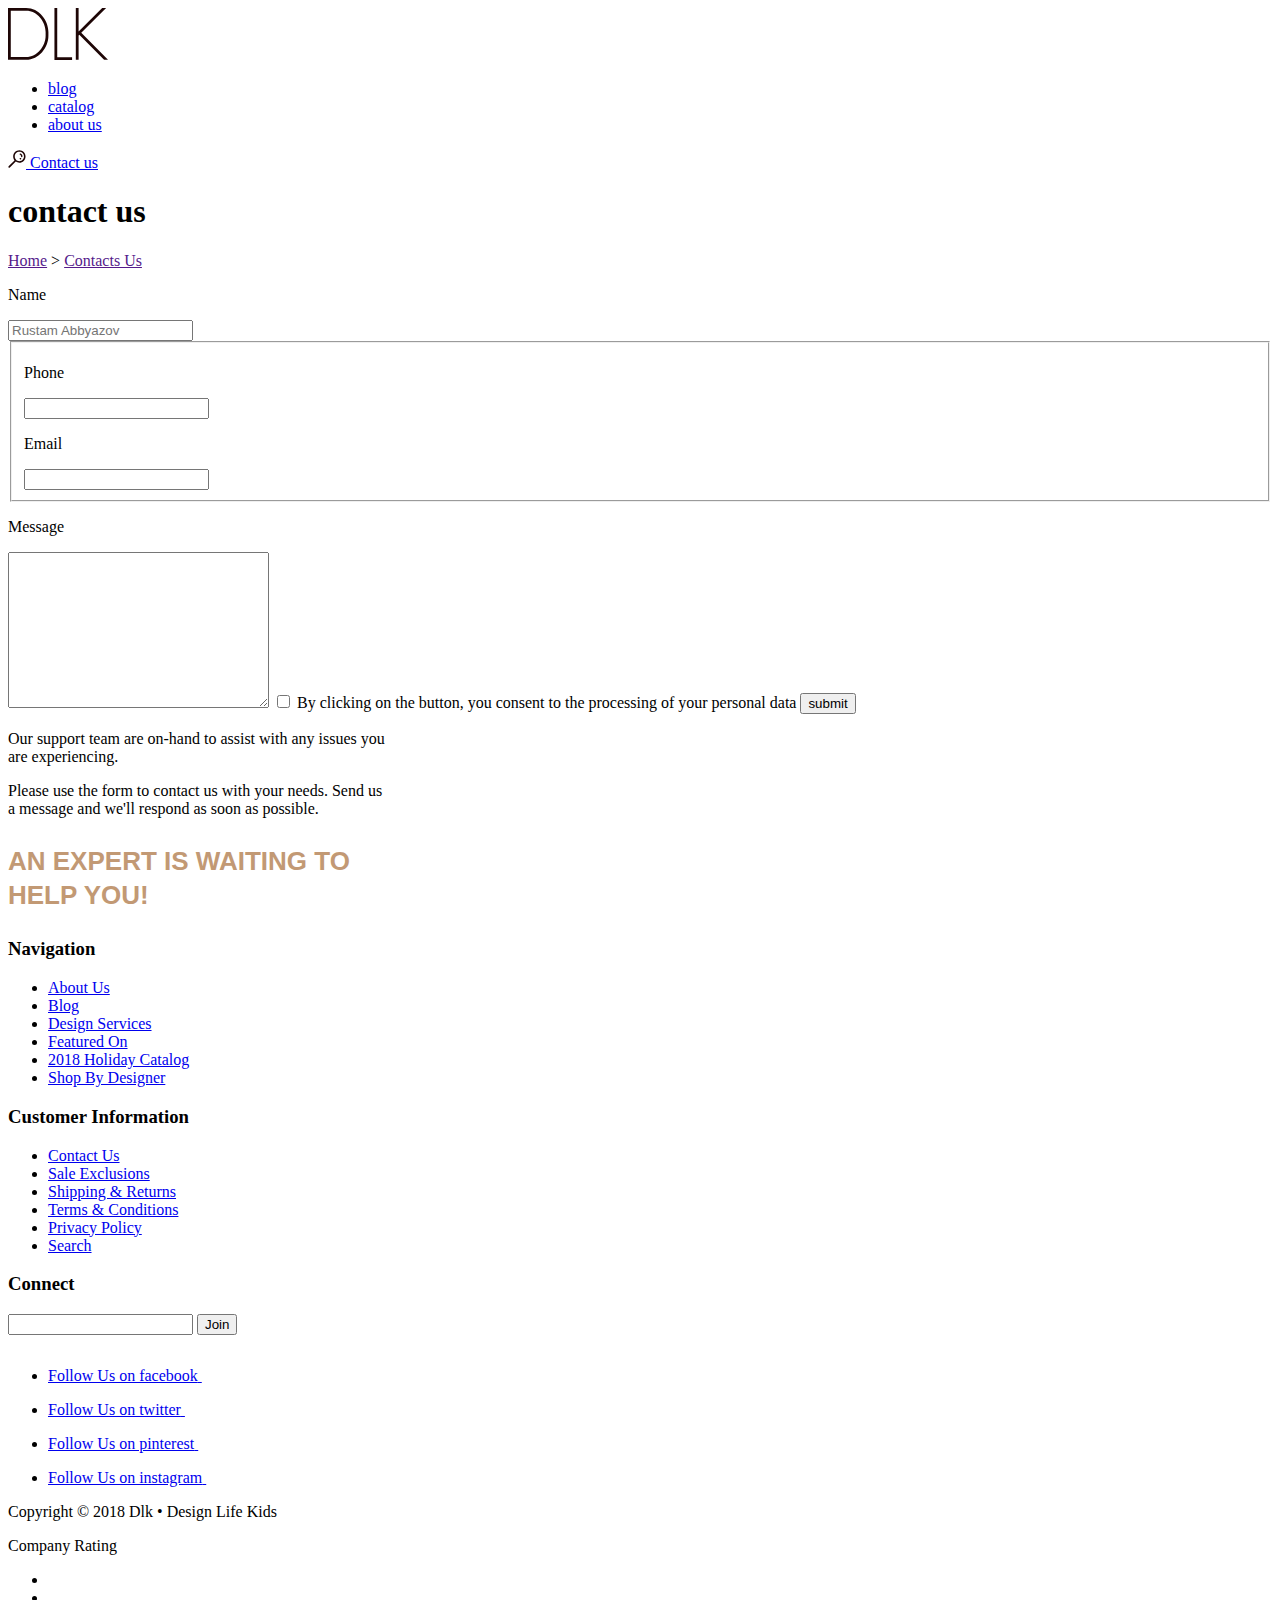
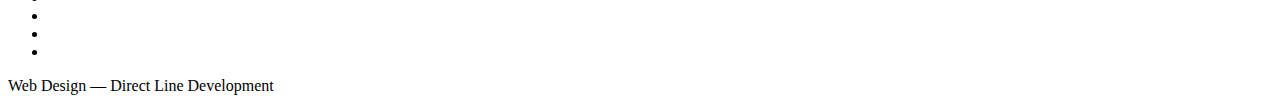
<file: contact.html>
<!DOCTYPE html>
<html lang="en">
<head>
    <meta charset="UTF-8">
    <meta name="viewport" content="width=device-width, initial-scale=1.0">
    <title>Document</title>
    <link rel="stylesheet" href="style/contact.css">
</head>
<body>
    <header class="header">
        <div class="container">
            <div class="header__inner">
                <div class="inner__left">
                    <a href="index.html" class="header__logo" aria-label="logo">
                        <svg width="100" height="52" viewBox="0 0 100 52" fill="none" xmlns="http://www.w3.org/2000/svg">
                            <path fill-rule="evenodd" clip-rule="evenodd" d="M0 0H18.1129C31.1202 0 40.4058 12.3713 40.4058 24.0356V27.7332C40.4058 39.3974 31.1202 51.7689 18.1129 51.7689H0V0ZM37.6192 24.0356C37.6192 13.5132 29.2167 2.77333 18.1129 2.77333H2.78661V48.9956H18.1129C29.2167 48.9956 37.6192 38.2557 37.6192 27.7333V24.0356Z" fill="#1E0606"/>
                            <path d="M46.4435 0H49.2301V49.2267H64.092V52H46.4435V0Z" fill="#1E0606"/>
                            <path d="M67.8074 0V51.7689H70.5941V27.3833L71.278 26.7025L96.0884 51.7689H100L73.2485 24.7414L98.1084 0H94.1675L70.5941 23.4612V0H67.8074Z" fill="#1E0606"/>
                        </svg>
                    </a>
                    <ul class="nav">
                        <li class="nav__item">
                            <a class="nav__link" href="#">blog</a>
                        </li>
                        <li class="nav__item">
                            <a class="nav__link" href="catalog.html">catalog</a>
                        </li> 
                        <li class="nav__item">
                            <a class="nav__link" href="#">about us</a>
                        </li>
                    </ul>
                </div>
                <div class="inner__right">
                    <a href="#" class="search__btn" aria-label="search">
                        <svg width="18" height="18" viewBox="0 0 18 18" fill="none" xmlns="http://www.w3.org/2000/svg">
                        <path d="M11.3651 0.26001C7.94509 0.26001 5.16509 3.08001 5.16509 6.52001C5.16509 7.98001 5.6651 9.30002 6.4851 10.38L0.605098 16.32C0.265098 16.68 0.265098 17.24 0.605098 17.58C0.785098 17.76 1.0051 17.84 1.2251 17.84C1.4651 17.84 1.6851 17.76 1.8651 17.58L7.7451 11.62C8.7651 12.36 10.0051 12.78 11.3451 12.78C14.7651 12.78 17.5451 9.96001 17.5451 6.52001C17.5651 3.06001 14.7851 0.26001 11.3651 0.26001ZM11.3651 11.2C8.82509 11.2 6.76509 9.10001 6.76509 6.52001C6.76509 3.94001 8.82509 1.84001 11.3651 1.84001C13.9051 1.84001 15.9651 3.94001 15.9651 6.52001C15.9651 9.10001 13.9051 11.2 11.3651 11.2ZM14.4651 6.60001C14.4251 6.94001 14.1251 7.20001 13.7851 7.20001C13.7451 7.20001 13.7251 7.20001 13.6851 7.20001C13.3051 7.14001 13.0451 6.80001 13.0851 6.42001C13.2251 5.38001 12.0651 4.84001 12.0051 4.82001C11.6651 4.66001 11.5051 4.24001 11.6651 3.90001C11.8251 3.56001 12.2251 3.40001 12.5851 3.54001C12.6651 3.56001 14.7451 4.52001 14.4651 6.60001ZM13.0051 8.12001C13.1451 8.26001 13.2451 8.48002 13.2451 8.68002C13.2451 8.90002 13.1651 9.10001 13.0051 9.24002C12.8651 9.38002 12.6451 9.48002 12.4451 9.48002C12.2451 9.48002 12.0251 9.40001 11.8851 9.24002C11.7451 9.10001 11.6451 8.88002 11.6451 8.68002C11.6451 8.48002 11.7251 8.26001 11.8851 8.12001C12.0251 7.98001 12.2451 7.88002 12.4451 7.88002C12.6451 7.88002 12.8451 7.96001 13.0051 8.12001Z" fill="#1E0606"/>
                        </svg>
                    </a>
                    <a class="nav__contact" href="#">Contact us</a>
                </div>
            </div>
        </div>
    </header>

    <main>
        <h1 class="contact__title">contact us</h1>
        <div class="path">
            <a class="path__item" href="">Home</a> 
            > 
            <a class="path__item" href="">Contacts Us</a>
        </div>
        
        
        <div class="contact__content">
            <form class="content__form" action="">
                <label class="item__name">
                    <p class="name">Name</p>
                    <input type="text" class="input" placeholder="Rustam Abbyazov">
                </label>
                <fieldset class="label--wrapper">
                    <label class="item__phone">
                        <p class="name">Phone</p>
                        <input type="text" class="input" placeholder="">
                    </label>
                    <label class="item__email">
                        <p class="name">Email</p>
                        <input type="email" class="input" placeholder="">
                    </label>
                </fieldset>
                <label class="item__message">
                    <p class="name">Message</p>
                    <textarea name="" id="" cols="30" rows="10"></textarea>
                </label>
                <input id="check-receipt" type="checkbox" class="input" value="Receipt">
                <label for="check-receipt" class="checkbox">By clicking on the button, you consent to the processing of your personal data</label>
                <button type="submit">submit</button>
            </form>
            <div class="content__info">
                <p class="content__text">Our support team are on-hand to assist with any issues you are experiencing.</p>
                <p class="content__text">Please use the form to contact us with your needs. Send us a message and we'll respond as soon as possible.</p>
                <p class="content__note">An expert is waiting to help you!</p>
            </div>  
        </div>
    </main>
    <footer class="footer">
        <div class="container">
            <div class="footer__nav">
                <h3 class="nav__title">Navigation</h3>
                <ul class="nav__links">
                    <li>
                        <a href="#" class="footer__link">About Us</a>
                    </li>
                    <li>
                        <a href="#" class="footer__link">Blog</a>
                    </li>
                    <li>
                        <a href="#" class="footer__link">Design Services</a>
                    </li>
                    <li>
                        <a href="#" class="footer__link">Featured On</a>
                    </li>
                    <li>
                        <a href="#" class="footer__link">2018 Holiday Catalog</a>
                    </li>
                    <li>
                        <a href="#" class="footer__link">Shop By Designer</a>
                    </li>
                </ul>
            </div>
            <div class="footer__info">
                <h3 class="footer__title">Customer Information</h3>
                <ul class="info__content">
                    <li class="info__item">
                        <a href="#" class="footer__link">Contact Us</a>
                    </li>
                    <li class="info__item">
                        <a href="#" class="footer__link">Sale Exclusions</a>
                    </li>
                    <li class="info__item">
                        <a href="#" class="footer__link">Shipping & Returns</a>
                    </li>
                    <li class="info__item">
                        <a href="#" class="footer__link">Terms & Conditions</a>
                    </li>
                    <li class="info__item">
                        <a href="#" class="footer__link">Privacy Policy</a>
                    </li>
                    <li class="info__item">
                        <a href="#" class="footer__link">Search</a>
                    </li>
                </ul>
            </div>
            <div class="footer__connect">
                <h3 class="connect__title">Connect</h3>
                <input class="email" type="text">
                <button type="button" class="connect__btn btn">Join</button>
                <ul class="social__icon">
                    <li>
                        <a href="#">
                            <span class="visually-hidden">Follow Us on facebook</span>
                            <svg width="30" height="30" viewBox="0 0 60 58" fill="none" xmlns="http://www.w3.org/2000/svg">
                                <path d="M37.2118 20.1067V15.2733H32.7059C28.9836 15.2733 26.4368 18.3667 26.4368 22.2333V24.94H21.735V29.3867H26.4368V42.92H31.7263V29.3867H37.2118V24.94H31.7263V21.8467C31.7263 20.88 32.3141 20.3 32.9018 20.3H37.2118V20.1067ZM30.1591 0C46.4195 0 59.5454 12.9533 59.5454 29C59.5454 45.0467 46.4195 58 30.1591 58C13.8986 58 0.772705 45.0467 0.772705 29C0.772705 12.9533 13.8986 0 30.1591 0Z" fill="white"/>
                            </svg>
                        </a>
                    </li>
                    <li>
                        <a href="#">
                            <span class="visually-hidden">Follow Us on twitter</span>
                            <svg width="30" height="30" viewBox="0 0 60 58" fill="none" xmlns="http://www.w3.org/2000/svg">
                                <path d="M37.2118 20.1067V15.2733H32.7059C28.9836 15.2733 26.4368 18.3667 26.4368 22.2333V24.94H21.735V29.3867H26.4368V42.92H31.7263V29.3867H37.2118V24.94H31.7263V21.8467C31.7263 20.88 32.3141 20.3 32.9018 20.3H37.2118V20.1067ZM30.1591 0C46.4195 0 59.5454 12.9533 59.5454 29C59.5454 45.0467 46.4195 58 30.1591 58C13.8986 58 0.772705 45.0467 0.772705 29C0.772705 12.9533 13.8986 0 30.1591 0Z" fill="white"/>
                            </svg>
                        </a>
                    </li>
                    <li>
                        <a href="#">
                            <span class="visually-hidden">Follow Us on pinterest</span>
                            <svg width="30" height="30" viewBox="0 0 60 58" fill="none" xmlns="http://www.w3.org/2000/svg">
                                <path d="M37.2118 20.1067V15.2733H32.7059C28.9836 15.2733 26.4368 18.3667 26.4368 22.2333V24.94H21.735V29.3867H26.4368V42.92H31.7263V29.3867H37.2118V24.94H31.7263V21.8467C31.7263 20.88 32.3141 20.3 32.9018 20.3H37.2118V20.1067ZM30.1591 0C46.4195 0 59.5454 12.9533 59.5454 29C59.5454 45.0467 46.4195 58 30.1591 58C13.8986 58 0.772705 45.0467 0.772705 29C0.772705 12.9533 13.8986 0 30.1591 0Z" fill="white"/>
                            </svg>
                        </a>
                    </li>
                    <li>
                        <a href="#">
                            <span class="visually-hidden">Follow Us on instagram</span>
                            <svg width="30" height="30" viewBox="0 0 60 58" fill="none" xmlns="http://www.w3.org/2000/svg">
                                <path d="M37.2118 20.1067V15.2733H32.7059C28.9836 15.2733 26.4368 18.3667 26.4368 22.2333V24.94H21.735V29.3867H26.4368V42.92H31.7263V29.3867H37.2118V24.94H31.7263V21.8467C31.7263 20.88 32.3141 20.3 32.9018 20.3H37.2118V20.1067ZM30.1591 0C46.4195 0 59.5454 12.9533 59.5454 29C59.5454 45.0467 46.4195 58 30.1591 58C13.8986 58 0.772705 45.0467 0.772705 29C0.772705 12.9533 13.8986 0 30.1591 0Z" fill="white"/>
                            </svg>
                        </a>
                    </li>
                </ul>
            </div>
            <div class="footer__aside">
                <p class="copyright">Copyright © 2018 Dlk • Design Life Kids</p>
                <div class="rating">
                    <p class="rating__text">Company Rating</p>
                    <ul class="rating__stars">
                        <li>
                            <svg width="14" height="13" viewBox="0 0 14 13" fill="none" xmlns="http://www.w3.org/2000/svg">
                                <path d="M5.60845 0.927052C5.9078 0.0057416 7.21121 0.00574088 7.51056 0.927052L8.58013 4.21885H12.0413C13.0101 4.21885 13.4128 5.45846 12.6291 6.02786L9.82895 8.06231L10.8985 11.3541C11.1979 12.2754 10.1434 13.0415 9.35968 12.4721L6.55951 10.4377L3.75934 12.4721C2.97563 13.0415 1.92115 12.2754 2.2205 11.3541L3.29007 8.06231L0.4899 6.02787C-0.293814 5.45846 0.108961 4.21885 1.07768 4.21885H4.53888L5.60845 0.927052Z" fill="white"/>
                            </svg>
                        </li>
                        <li>
                            <svg width="14" height="13" viewBox="0 0 14 13" fill="none" xmlns="http://www.w3.org/2000/svg">
                                <path d="M5.60845 0.927052C5.9078 0.0057416 7.21121 0.00574088 7.51056 0.927052L8.58013 4.21885H12.0413C13.0101 4.21885 13.4128 5.45846 12.6291 6.02786L9.82895 8.06231L10.8985 11.3541C11.1979 12.2754 10.1434 13.0415 9.35968 12.4721L6.55951 10.4377L3.75934 12.4721C2.97563 13.0415 1.92115 12.2754 2.2205 11.3541L3.29007 8.06231L0.4899 6.02787C-0.293814 5.45846 0.108961 4.21885 1.07768 4.21885H4.53888L5.60845 0.927052Z" fill="white"/>
                            </svg>
                        </li>
                        <li>
                            <svg width="14" height="13" viewBox="0 0 14 13" fill="none" xmlns="http://www.w3.org/2000/svg">
                                <path d="M5.60845 0.927052C5.9078 0.0057416 7.21121 0.00574088 7.51056 0.927052L8.58013 4.21885H12.0413C13.0101 4.21885 13.4128 5.45846 12.6291 6.02786L9.82895 8.06231L10.8985 11.3541C11.1979 12.2754 10.1434 13.0415 9.35968 12.4721L6.55951 10.4377L3.75934 12.4721C2.97563 13.0415 1.92115 12.2754 2.2205 11.3541L3.29007 8.06231L0.4899 6.02787C-0.293814 5.45846 0.108961 4.21885 1.07768 4.21885H4.53888L5.60845 0.927052Z" fill="white"/>
                            </svg>
                        </li>
                        <li>
                            <svg width="14" height="13" viewBox="0 0 14 13" fill="none" xmlns="http://www.w3.org/2000/svg">
                                <path d="M5.60845 0.927052C5.9078 0.0057416 7.21121 0.00574088 7.51056 0.927052L8.58013 4.21885H12.0413C13.0101 4.21885 13.4128 5.45846 12.6291 6.02786L9.82895 8.06231L10.8985 11.3541C11.1979 12.2754 10.1434 13.0415 9.35968 12.4721L6.55951 10.4377L3.75934 12.4721C2.97563 13.0415 1.92115 12.2754 2.2205 11.3541L3.29007 8.06231L0.4899 6.02787C-0.293814 5.45846 0.108961 4.21885 1.07768 4.21885H4.53888L5.60845 0.927052Z" fill="white"/>
                            </svg>
                        </li>
                        <li>
                            <svg width="14" height="13" viewBox="0 0 14 13" fill="none" xmlns="http://www.w3.org/2000/svg">
                                <path d="M5.60845 0.927052C5.9078 0.0057416 7.21121 0.00574088 7.51056 0.927052L8.58013 4.21885H12.0413C13.0101 4.21885 13.4128 5.45846 12.6291 6.02786L9.82895 8.06231L10.8985 11.3541C11.1979 12.2754 10.1434 13.0415 9.35968 12.4721L6.55951 10.4377L3.75934 12.4721C2.97563 13.0415 1.92115 12.2754 2.2205 11.3541L3.29007 8.06231L0.4899 6.02787C-0.293814 5.45846 0.108961 4.21885 1.07768 4.21885H4.53888L5.60845 0.927052Z" fill="white"/>
                            </svg>
                        </li>
                    </ul>
                </div>
                <p class="madein">Web Design — Direct Line Development</p>
            </div>
        </div>
    </footer>
</body>
</html>
</file>
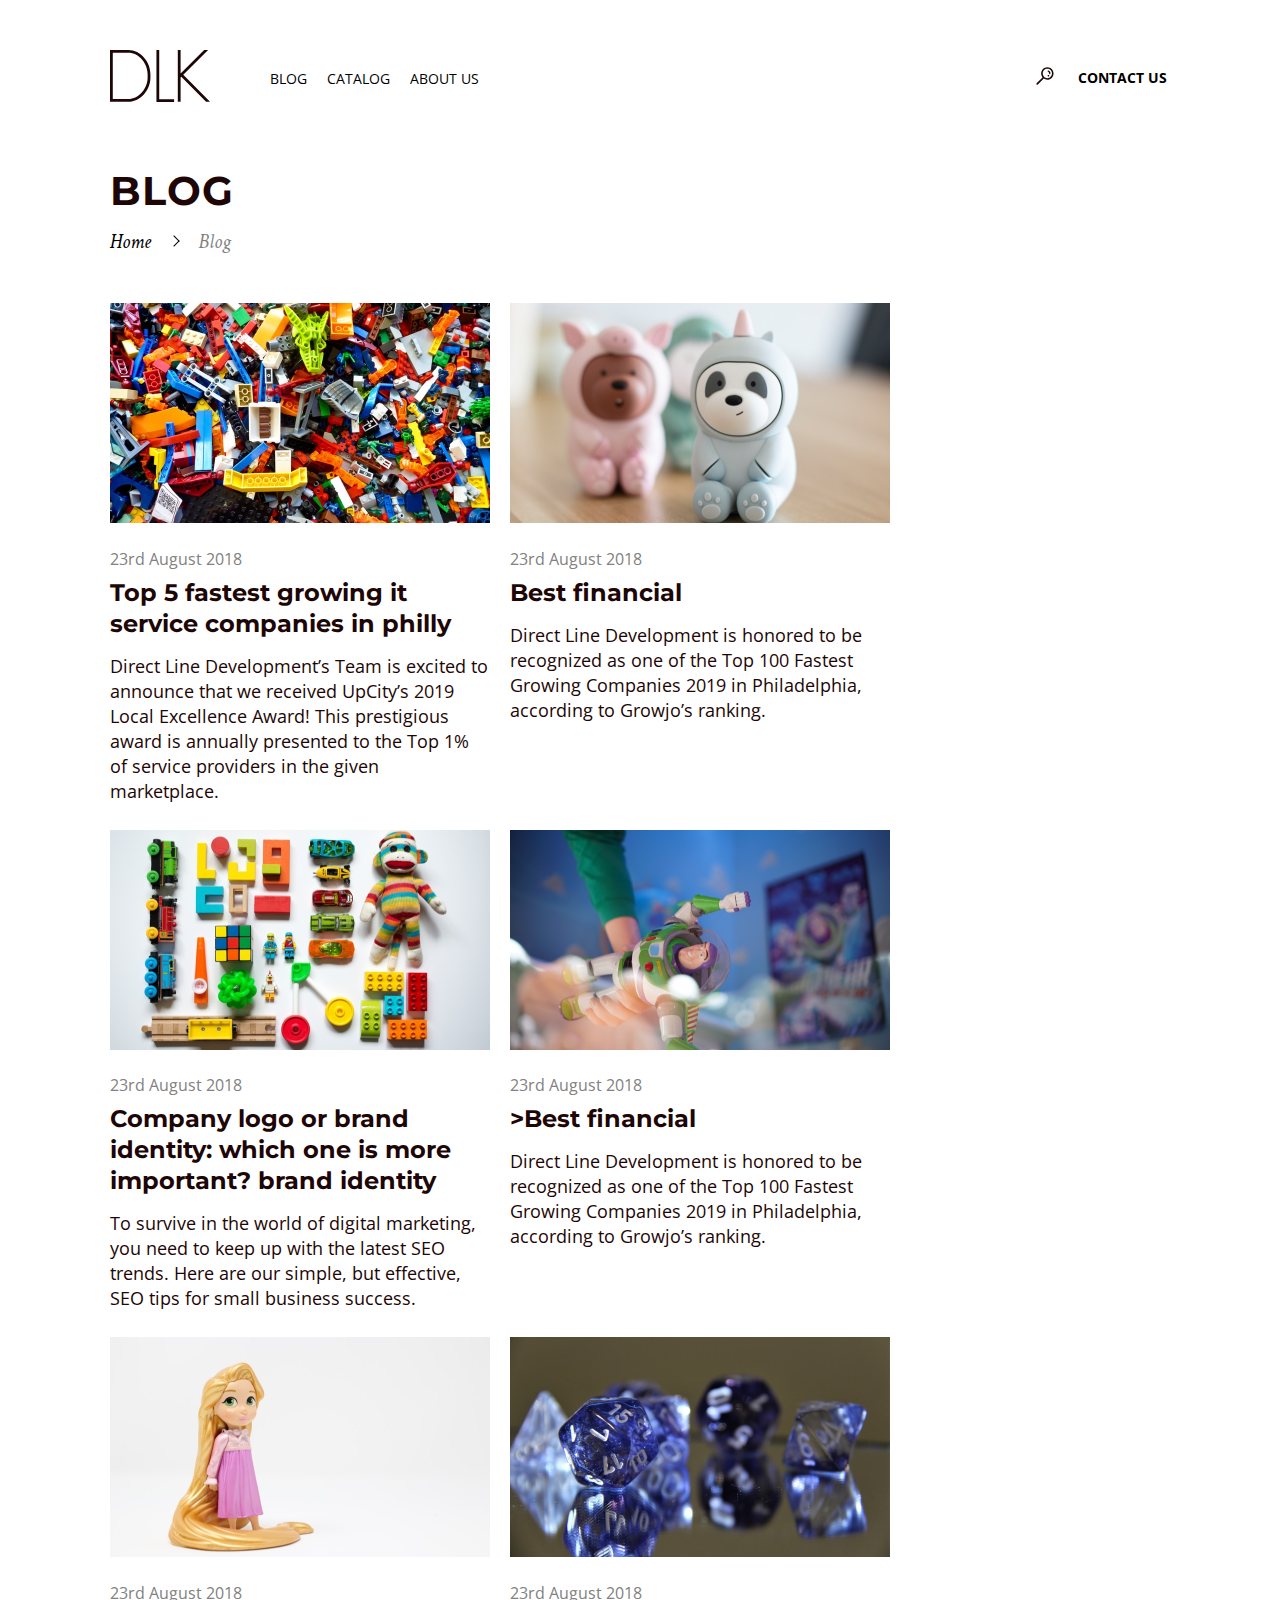
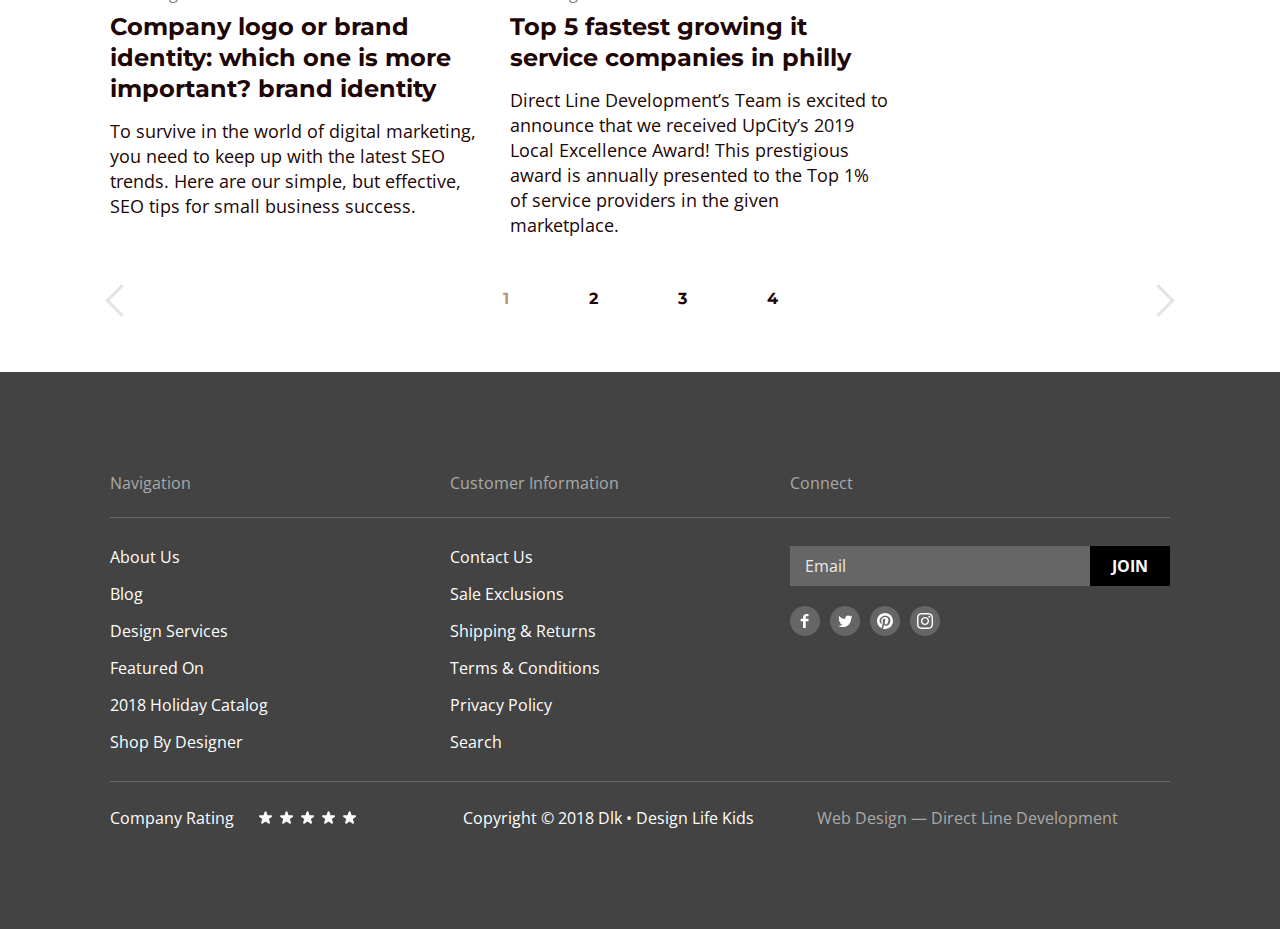
<file: pages/blog.html>
<!DOCTYPE html>
<html lang="en">
<head>
    <meta charset="UTF-8">
    <meta name="viewport" content="width=device-width, initial-scale=1.0">
    <link rel="stylesheet" href="../normalize.css">
    <link rel="stylesheet" href="../style/common.css">
    <link rel="stylesheet" href="../style/blog.css">
    <link rel="preconnect" href="https://fonts.gstatic.com">
    <link href="https://fonts.googleapis.com/css2?family=Crimson+Text:ital,wght@0,400;0,700;1,400&family=Montserrat:wght@400;700&family=Open+Sans:wght@400;700&display=swap" rel="stylesheet">
    <title>Document</title>
</head>
<body>
    <header class="header">
        <div class="container">
            <div class="header__inner">
                    <a href="../index.html">
                        <svg width="100" height="52" viewBox="0 0 100 52" fill="none" xmlns="http://www.w3.org/2000/svg">
                            <path fill-rule="evenodd" clip-rule="evenodd" d="M0 0H18.1129C31.1202 0 40.4058 12.3713 40.4058 24.0356V27.7332C40.4058 39.3974 31.1202 51.7689 18.1129 51.7689H0V0ZM37.6192 24.0356C37.6192 13.5132 29.2167 2.77333 18.1129 2.77333H2.78661V48.9956H18.1129C29.2167 48.9956 37.6192 38.2557 37.6192 27.7333V24.0356Z" fill="#1E0606"/>
                            <path d="M46.4435 0H49.2301V49.2267H64.092V52H46.4435V0Z" fill="#1E0606"/>
                            <path d="M67.8074 0V51.7689H70.5941V27.3833L71.278 26.7025L96.0884 51.7689H100L73.2485 24.7414L98.1084 0H94.1675L70.5941 23.4612V0H67.8074Z" fill="#1E0606"/>
                        </svg>
                    </a>    
                    <ul class="nav">
                        <li class="nav__item">
                            <a class="nav__link" href="blog.html">blog</a>
                        </li>
                        <li class="nav__item">
                            <a class="nav__link" href="catalog.html">catalog</a>
                        </li> 
                        <li class="nav__item">
                            <a class="nav__link" href="#">about us</a>
                        </li>
                    </ul>
                    <a href="#" class="search__btn" aria-label="search">
                        <svg width="18" height="18" viewBox="0 0 18 18" fill="none" xmlns="http://www.w3.org/2000/svg">
                        <path d="M11.3651 0.26001C7.94509 0.26001 5.16509 3.08001 5.16509 6.52001C5.16509 7.98001 5.6651 9.30002 6.4851 10.38L0.605098 16.32C0.265098 16.68 0.265098 17.24 0.605098 17.58C0.785098 17.76 1.0051 17.84 1.2251 17.84C1.4651 17.84 1.6851 17.76 1.8651 17.58L7.7451 11.62C8.7651 12.36 10.0051 12.78 11.3451 12.78C14.7651 12.78 17.5451 9.96001 17.5451 6.52001C17.5651 3.06001 14.7851 0.26001 11.3651 0.26001ZM11.3651 11.2C8.82509 11.2 6.76509 9.10001 6.76509 6.52001C6.76509 3.94001 8.82509 1.84001 11.3651 1.84001C13.9051 1.84001 15.9651 3.94001 15.9651 6.52001C15.9651 9.10001 13.9051 11.2 11.3651 11.2ZM14.4651 6.60001C14.4251 6.94001 14.1251 7.20001 13.7851 7.20001C13.7451 7.20001 13.7251 7.20001 13.6851 7.20001C13.3051 7.14001 13.0451 6.80001 13.0851 6.42001C13.2251 5.38001 12.0651 4.84001 12.0051 4.82001C11.6651 4.66001 11.5051 4.24001 11.6651 3.90001C11.8251 3.56001 12.2251 3.40001 12.5851 3.54001C12.6651 3.56001 14.7451 4.52001 14.4651 6.60001ZM13.0051 8.12001C13.1451 8.26001 13.2451 8.48002 13.2451 8.68002C13.2451 8.90002 13.1651 9.10001 13.0051 9.24002C12.8651 9.38002 12.6451 9.48002 12.4451 9.48002C12.2451 9.48002 12.0251 9.40001 11.8851 9.24002C11.7451 9.10001 11.6451 8.88002 11.6451 8.68002C11.6451 8.48002 11.7251 8.26001 11.8851 8.12001C12.0251 7.98001 12.2451 7.88002 12.4451 7.88002C12.6451 7.88002 12.8451 7.96001 13.0051 8.12001Z" fill="#1E0606"/>
                        </svg>
                    </a>
                    <a class="nav__contact" href="contact.html">Contact us</a>
            </div>
        </div>
    </header>
    <main class="main">
        <div class="container">
            <h1 class="contact__title">blog</h1>
            <ul class="bredcrumbs">
                <li class="bredcrumbs__item">
                    <a href="../index.html">Home</a> 
                </li>
                <li  class="bredcrumbs__item">
                    <a href="blog.html">Blog</a>
                </li>
            </ul>
        </div>
        <section class="blog">
            <h2 class="visually-hidden">Blog</h2>
            <div class="container">
                <div class="blog__content">
                    <ul class="blog__list">
                        <li class="blog__item">
                            <a class="article__link" href="#">
                                <article class="blog__article" id="article1">
                                    <img src="../image/article1.png" alt="" class="article__image" height="220" width="380">
                                    <p class="article__date">23rd August 2018</p>
                                    <h2 class="article__title">Top 5 fastest growing it service companies in philly</h2>
                                    <p class="article__text">Direct Line Development’s Team is excited to announce that we received UpCity’s 2019 Local Excellence Award! This prestigious award is annually presented to the Top 1% of service providers in the given marketplace.</p>
                                </article>
                            </a>
                        </li>
                        <li class="blog__item">
                            <a class="article__link" href="">
                                <article class="blog__article" id="article2">
                                    <img src="../image/article2.png" alt="" class="article__image" height="220" width="380">
                                    <p class="article__date">23rd August 2018</p>
                                    <h2 class="article__title">Best financial</h2>
                                    <p class="article__text">Direct Line Development is honored to be recognized as one of the Top 100 Fastest Growing Companies 2019 in Philadelphia, according to Growjo’s ranking.</p>
                                </article>
                            </a>
                        </li>
                        <li class="blog__item">
                            <a class="article__link" href="">
                                <article class="blog__article" id="article3">
                                    <img src="../image/article3.png" alt="" class="article__image" height="220" width="380">
                                    <p class="article__date">23rd August 2018</p>
                                    <h2 class="article__title">Company logo or brand identity: which one is more important? brand identity</h2>
                                    <p class="article__text">To survive in the world of digital marketing, you need to keep up with the latest SEO trends. Here are our simple, but effective, SEO tips for small business success.</p>
                                </article>
                            </a>
                        </li>
                        <li class="blog__item">
                            <a class="article__link" href="">
                                <article class="blog__article" id="article4">
                                    <img src="../image/article4.png" alt="" class="article__image" height="220" width="380">
                                    <p class="article__date">23rd August 2018</p>
                                    <h2 class="article__title">>Best financial</h2>
                                    <p class="article__text">Direct Line Development is honored to be recognized as one of the Top 100 Fastest Growing Companies 2019 in Philadelphia, according to Growjo’s ranking.</p>
                                </article>
                            </a>
                        </li>
                        <li class="blog__item">
                            <a class="article__link" href="">
                                <article class="blog__article" id="article5">
                                    <img src="../image/article5.png" alt="" class="article__image" height="220" width="380">
                                    <p class="article__date">23rd August 2018</p>
                                    <h2 class="article__title">Company logo or brand identity: which one is more important? brand identity</h2>
                                    <p class="article__text">To survive in the world of digital marketing, you need to keep up with the latest SEO trends. Here are our simple, but effective, SEO tips for small business success.</p>
                                </article>
                            </a>
                        </li>
                        <li class="blog__item">
                            <a class="article__link" href="">
                                <article class="blog__article" id="article6">
                                    <img src="../image/article6.png" alt="" class="article__image" height="220" width="380">
                                    <p class="article__date">23rd August 2018</p>
                                    <h2 class="article__title">Top 5 fastest growing it service companies in philly</h2>
                                    <p class="article__text">Direct Line Development’s Team is excited to announce that we received UpCity’s 2019 Local Excellence Award! This prestigious award is annually presented to the Top 1% of service providers in the given marketplace.</p>
                                </article>
                            </a>
                        </li>
                    </ul>
                    <div class="shop__slider">
                        <div class="control left">
                            <button type="button" class="shop__control"  aria-label="left control"></button>
                        </div>
                        <div class="nums">
                            <button type="button" class="num active">1</button>
                            <button type="button" class="num">2</button>
                            <button type="button" class="num">3</button>
                            <button type="button" class="num">4</button>
                        </div>
                        <div class="control right">
                            <button type="button" class="shop__control" aria-label="right control"></button>
                        </div>
                    </div>
                </div>
            </div>
        </section>
        <footer class="footer">
            <div class="container">
                <div class="footer__wrapper">
                    <div class="footer__section">
                        <h3 class="footer__title">Navigation</h3>
                        <ul class="footer__list">
                            <li class="footer__item">
                                <a href="#" class="footer__link">About Us</a>
                            </li>
                            <li class="footer__item">
                                <a href="#" class="footer__link">Blog</a>
                            </li>
                            <li class="footer__item">
                                <a href="#" class="footer__link">Design Services</a>
                            </li>
                            <li class="footer__item">
                                <a href="#" class="footer__link">Featured On</a>
                            </li>
                            <li class="footer__item">
                                <a href="#" class="footer__link">2018 Holiday Catalog</a>
                            </li>
                            <li class="footer__item">
                                <a href="#" class="footer__link">Shop By Designer</a>
                            </li>
                        </ul>
                    </div>
                    <div class="footer__section">
                        <h3 class="footer__title">Customer Information</h3>
                        <ul class="footer__list">
                            <li class="footer__item">
                                <a href="#" class="footer__link">Contact Us</a>
                            </li>
                            <li class="footer__item">
                                <a href="#" class="footer__link">Sale Exclusions</a>
                            </li>
                            <li class="footer__item">
                                <a href="#" class="footer__link">Shipping & Returns</a>
                            </li>
                            <li class="footer__item">
                                <a href="#" class="footer__link">Terms & Conditions</a>
                            </li>
                            <li class="footer__item">
                                <a href="#" class="footer__link">Privacy Policy</a>
                            </li>
                            <li class="footer__item">
                                <a href="#" class="footer__link">Search</a>
                            </li>
                        </ul>
    
                    </div>
                    <div class="footer__section">
                        <h3 class="footer__title">Connect</h3>
                        <div class="footer__list">
                            <form class="footer__input">
                                <div class="form__wrapper">
                                    <input class="email" type="text" placeholder="Email">
                                    <div class="footer-btn-wrapper">
                                        <button type="submit" class="btn">Join</button>
                                    </div>
                                </div>
                            </form>
                            <ul class="social__list">
                                <li class="icon__item">
                                    <a class="icon__link" href="#">
                                        <span class="visually-hidden">Follow Us on facebook</span>
                                        <svg class="social__icon" width="30" height="30" viewBox="0 0 30 30" fill="none" xmlns="http://www.w3.org/2000/svg">
                                            <path fill-rule="evenodd" clip-rule="evenodd" d="M0 15C0 6.71573 6.71573 0 15 0C23.2843 0 30 6.71573 30 15C30 23.2843 23.2843 30 15 30C6.71573 30 0 23.2843 0 15Z" fill="#666666"/>
                                            <path fill-rule="evenodd" clip-rule="evenodd" d="M18.5527 10.3672H16.2967C16.0307 10.3672 15.7337 10.7172 15.7337 11.1852V12.8142H18.5527V15.1352H15.7337V22.1052H13.0707V15.1352H10.6577V12.8142H13.0707V11.4472C13.0707 9.48817 14.4317 7.89417 16.2967 7.89417H18.5527V10.3672Z" fill="white"/>
                                        </svg>    
                                    </a>
                                </li>
                                <li class="icon__item">
                                    <a class="icon__link" href="#">
                                        <span class="visually-hidden">Follow Us on twitter</span>
                                        <svg class="social__icon" width="30" height="30" viewBox="0 0 30 30" fill="none" xmlns="http://www.w3.org/2000/svg">
                                            <path fill-rule="evenodd" clip-rule="evenodd" d="M0 15C0 6.71573 6.71573 0 15 0C23.2843 0 30 6.71573 30 15C30 23.2843 23.2843 30 15 30C6.71573 30 0 23.2843 0 15Z" fill="#666666"/>
                                            <path fill-rule="evenodd" clip-rule="evenodd" d="M21.1006 12.2891C21.1056 12.4161 21.1096 12.5431 21.1096 12.6721C21.1096 16.5761 18.1366 21.0781 12.7026 21.0781C11.0346 21.0781 9.48058 20.5881 8.17358 19.7501C8.40658 19.7771 8.64158 19.7911 8.87958 19.7911C10.2636 19.7911 11.5376 19.3181 12.5486 18.5251C11.2556 18.5021 10.1656 17.6481 9.78758 16.4751C9.96858 16.5101 10.1546 16.5271 10.3446 16.5271C10.6136 16.5271 10.8746 16.4921 11.1226 16.4241C9.77158 16.1521 8.75158 14.9591 8.75158 13.5271V13.4901C9.15058 13.7111 9.60758 13.8441 10.0916 13.8591C9.29858 13.3301 8.77758 12.4261 8.77758 11.4001C8.77758 10.8591 8.92258 10.3521 9.17658 9.91612C10.6326 11.7031 12.8106 12.8791 15.2656 13.0021C15.2156 12.7851 15.1906 12.5601 15.1906 12.3281C15.1906 10.6971 16.5126 9.37512 18.1446 9.37512C18.9936 9.37512 19.7616 9.73212 20.2996 10.3071C20.9736 10.1761 21.6056 9.93012 22.1766 9.59012C21.9556 10.2811 21.4886 10.8591 20.8766 11.2251C21.4746 11.1541 22.0446 10.9961 22.5756 10.7601C22.1776 11.3521 21.6776 11.8731 21.1006 12.2891Z" fill="white"/>
                                        </svg>
                                    </a>
                                </li>
                                <li class="icon__item">
                                    <a class="icon__link" href="#">
                                        <span class="visually-hidden">Follow Us on pinterest</span>
                                        <svg class="social__icon" width="30" height="30" viewBox="0 0 30 30" fill="none" xmlns="http://www.w3.org/2000/svg">
                                            <path fill-rule="evenodd" clip-rule="evenodd" d="M0 15C0 6.71573 6.71573 0 15 0C23.2843 0 30 6.71573 30 15C30 23.2843 23.2843 30 15 30C6.71573 30 0 23.2843 0 15Z" fill="#666666"/>
                                            <path fill-rule="evenodd" clip-rule="evenodd" d="M15.0005 7C10.5825 7 7 10.5816 7 15.0005C7 18.2754 8.97001 21.0902 11.7896 22.3273C11.767 21.7694 11.7858 21.0977 11.9279 20.49C12.0821 19.8408 12.9571 16.1313 12.9571 16.1313C12.9571 16.1313 12.7021 15.6205 12.7021 14.865C12.7021 13.6796 13.3898 12.7943 14.245 12.7943C14.9722 12.7943 15.3241 13.3409 15.3241 13.9957C15.3241 14.7267 14.8575 15.8208 14.6176 16.8341C14.4172 17.6836 15.0428 18.3751 15.8801 18.3751C17.3957 18.3751 18.4165 16.4286 18.4165 14.1218C18.4165 12.3691 17.2358 11.0567 15.088 11.0567C12.6617 11.0567 11.1498 12.8658 11.1498 14.8866C11.1498 15.5847 11.3549 16.0758 11.6767 16.4559C11.8253 16.6318 11.8451 16.7014 11.7914 16.9027C11.7538 17.0486 11.6654 17.4042 11.6287 17.5444C11.5751 17.7466 11.4114 17.82 11.2288 17.7448C10.1102 17.2885 9.58999 16.0645 9.58999 14.6881C9.58999 12.4161 11.5064 9.68972 15.3072 9.68972C18.3619 9.68972 20.3724 11.9015 20.3724 14.2732C20.3724 17.4117 18.6282 19.7562 16.0551 19.7562C15.1924 19.7562 14.3795 19.2895 14.1011 18.7599C14.1011 18.7599 13.6363 20.6029 13.5385 20.9585C13.3691 21.5747 13.037 22.1919 12.7332 22.6717C13.4529 22.8843 14.213 23 15.0005 23C19.4184 23 23 19.4184 23 15.0005C23 10.5816 19.4184 7 15.0005 7Z" fill="white"/>
                                        </svg>
                                    </a>
                                </li>
                                <li class="icon__item">
                                    <a class="icon__link" href="#">
                                        <span class="visually-hidden">Follow Us on instagram</span>
                                        <svg class="social__icon" width="30" height="30" viewBox="0 0 30 30" fill="none" xmlns="http://www.w3.org/2000/svg">
                                            <path fill-rule="evenodd" clip-rule="evenodd" d="M0 15C0 6.71573 6.71573 0 15 0C23.2843 0 30 6.71573 30 15C30 23.2843 23.2843 30 15 30C6.71573 30 0 23.2843 0 15Z" fill="#666666"/>
                                            <path fill-rule="evenodd" clip-rule="evenodd" d="M15 7C12.8273 7 12.5549 7.0092 11.7016 7.04813C10.8501 7.08697 10.2686 7.22223 9.7597 7.42C9.23363 7.62443 8.7875 7.89797 8.3427 8.3427C7.89797 8.7875 7.62443 9.23363 7.42 9.7597C7.22223 10.2686 7.08697 10.8501 7.04813 11.7016C7.0092 12.5549 7 12.8273 7 15C7 17.1727 7.0092 17.4451 7.04813 18.2984C7.08697 19.1499 7.22223 19.7314 7.42 20.2403C7.62443 20.7664 7.89797 21.2125 8.3427 21.6573C8.7875 22.102 9.23363 22.3756 9.7597 22.58C10.2686 22.7778 10.8501 22.913 11.7016 22.9519C12.5549 22.9908 12.8273 23 15 23C17.1727 23 17.4451 22.9908 18.2984 22.9519C19.1499 22.913 19.7314 22.7778 20.2403 22.58C20.7664 22.3756 21.2125 22.102 21.6573 21.6573C22.102 21.2125 22.3756 20.7664 22.58 20.2403C22.7778 19.7314 22.913 19.1499 22.9519 18.2984C22.9908 17.4451 23 17.1727 23 15C23 12.8273 22.9908 12.5549 22.9519 11.7016C22.913 10.8501 22.7778 10.2686 22.58 9.7597C22.3756 9.23363 22.102 8.7875 21.6573 8.3427C21.2125 7.89797 20.7664 7.62443 20.2403 7.42C19.7314 7.22223 19.1499 7.08697 18.2984 7.04813C17.4451 7.0092 17.1727 7 15 7ZM15 8.44143C17.1361 8.44143 17.3891 8.4496 18.2327 8.4881C19.0127 8.52367 19.4363 8.65397 19.7182 8.76353C20.0916 8.90867 20.3581 9.08203 20.638 9.362C20.918 9.6419 21.0913 9.9084 21.2365 10.2818C21.346 10.5637 21.4763 10.9873 21.5119 11.7673C21.5504 12.6109 21.5586 12.8639 21.5586 15C21.5586 17.1361 21.5504 17.3891 21.5119 18.2327C21.4763 19.0127 21.346 19.4363 21.2365 19.7182C21.0913 20.0916 20.918 20.3581 20.638 20.638C20.3581 20.918 20.0916 21.0913 19.7182 21.2365C19.4363 21.346 19.0127 21.4763 18.2327 21.5119C17.3892 21.5504 17.1363 21.5586 15 21.5586C12.8637 21.5586 12.6108 21.5504 11.7673 21.5119C10.9873 21.4763 10.5637 21.346 10.2818 21.2365C9.9084 21.0913 9.64193 20.918 9.36197 20.638C9.08207 20.3581 8.90867 20.0916 8.76353 19.7182C8.65397 19.4363 8.52367 19.0127 8.4881 18.2327C8.4496 17.3891 8.44143 17.1361 8.44143 15C8.44143 12.8639 8.4496 12.6109 8.4881 11.7673C8.52367 10.9873 8.65397 10.5637 8.76353 10.2818C8.90867 9.9084 9.08203 9.6419 9.36197 9.362C9.64193 9.08203 9.9084 8.90867 10.2818 8.76353C10.5637 8.65397 10.9873 8.52367 11.7673 8.4881C12.6109 8.4496 12.8639 8.44143 15 8.44143ZM10.8919 15C10.8919 12.7311 12.7311 10.8919 15 10.8919C17.2689 10.8919 19.1081 12.7311 19.1081 15C19.1081 17.2689 17.2689 19.1081 15 19.1081C12.7311 19.1081 10.8919 17.2689 10.8919 15ZM15 17.6667C13.5272 17.6667 12.3333 16.4728 12.3333 15C12.3333 13.5272 13.5272 12.3333 15 12.3333C16.4728 12.3333 17.6667 13.5272 17.6667 15C17.6667 16.4728 16.4728 17.6667 15 17.6667ZM19.2704 11.6896C19.8006 11.6896 20.2304 11.2598 20.2304 10.7296C20.2304 10.1994 19.8006 9.76957 19.2704 9.76957C18.7402 9.76957 18.3104 10.1994 18.3104 10.7296C18.3104 11.2598 18.7402 11.6896 19.2704 11.6896Z" fill="white"/>
                                        </svg>  
                                    </a>
                                </li>
                            </ul>
                        </div>
                    </div>
                </div>
                <div class="footer__aside">
                    <div class="raiting footer__section">
                        <p class="raiting__text">Company Rating</p>
                        <div class="raiting__list" aria-label="raiting">
                            <input class="raiting__input visually-hidden" type="radio" id="star-5" name="rating" value="5">
                            <label class="raiting__label" for="star-5" title="Оценка «5»"></label>
                            <input class="raiting__input visually-hidden" type="radio" id="star-4" name="rating" value="4">
                            <label class="raiting__label" for="star-4" title="Оценка «4»"></label>
                            <input class="raiting__input visually-hidden" type="radio" id="star-3" name="rating" value="3">
                            <label class="raiting__label" for="star-3" title="Оценка «3»"></label>
                            <input class="raiting__input visually-hidden" type="radio" id="star-2" name="rating" value="2">
                            <label class="raiting__label" for="star-2" title="Оценка «2»"></label>
                            <input class="raiting__input visually-hidden" type="radio" id="star-1" name="rating" value="1">
                            <label class="raiting__label" for="star-1" title="Оценка «1»"></label>
                        </div>
                    </div>
                    <div class="copyright footer__section">
                        <p class="copyright">Copyright © 2018 Dlk • Design Life Kids</p>
                    </div>
                    <div class="madein footer__section">
                        <a href="https://directline.digital/" class="madein__text">Web Design — Direct Line Development</a>
                    </div>
                </div>
            </div>
        </footer>   
    </main>   
</body>
</html>
</file>
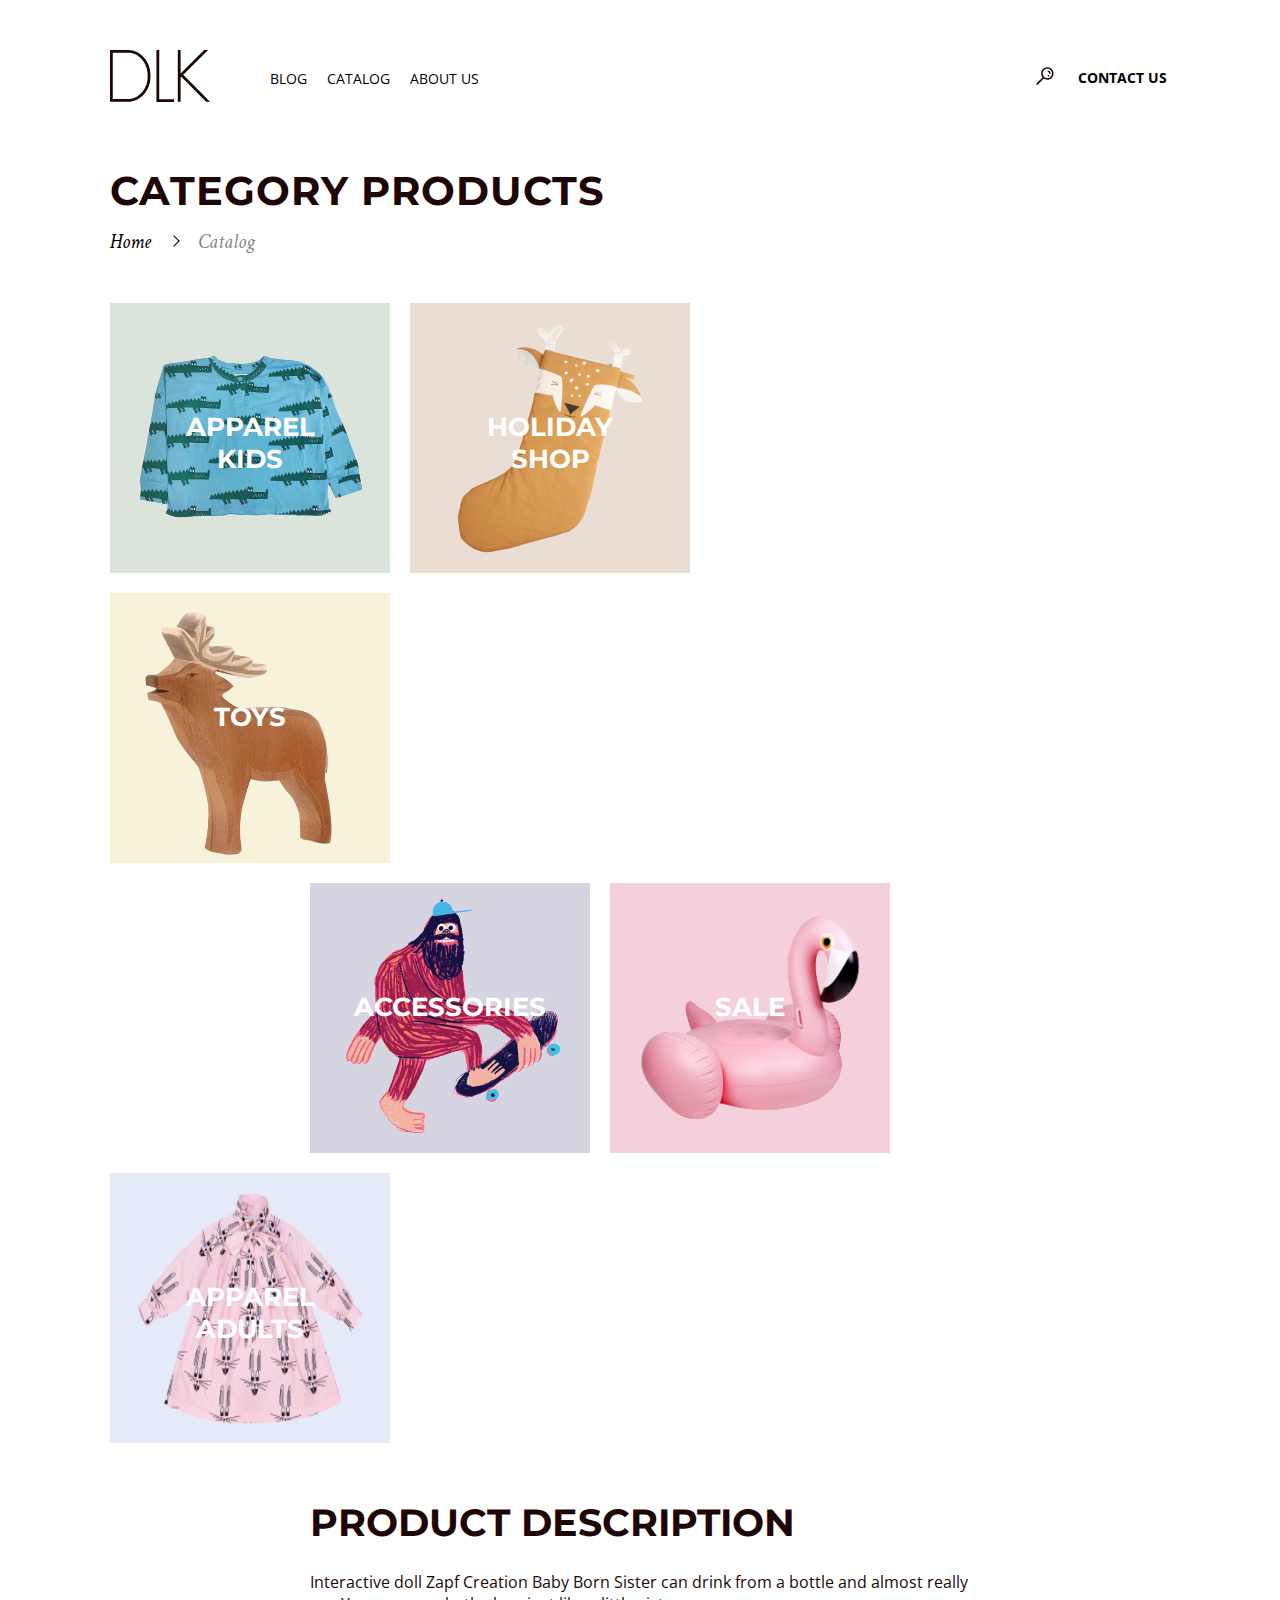
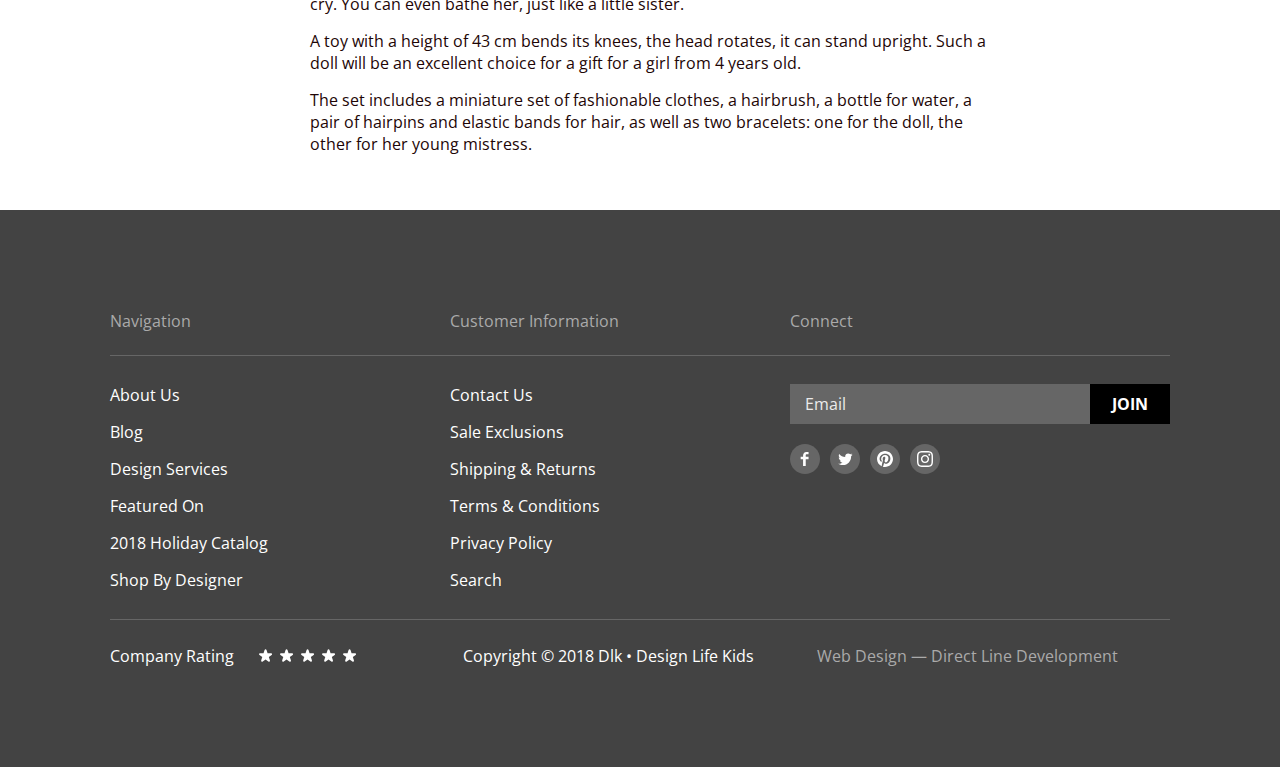
<file: pages/catalog.html>
<!DOCTYPE html>
<html lang="en">
<head>
    <meta charset="UTF-8">
    <meta name="viewport" content="width=device-width, initial-scale=1.0">
    <title>Category products</title>
    <link rel="stylesheet" href="../normalize.css">
    <link rel="stylesheet" href="../style/common.css">
    <link rel="stylesheet" href="../style/catalog.css">
    <link rel="preconnect" href="https://fonts.gstatic.com">
    <link href="https://fonts.googleapis.com/css2?family=Crimson+Text:ital,wght@0,400;0,700;1,400&family=Montserrat:wght@400;700&family=Open+Sans:wght@400;700&display=swap" rel="stylesheet">
    <link rel="stylesheet" href="https://use.fontawesome.com/releases/v5.7.2/css/all.css" integrity="sha384-fnmOCqbTlWIlj8LyTjo7mOUStjsKC4pOpQbqyi7RrhN7udi9RwhKkMHpvLbHG9Sr" crossorigin="anonymous">
</head>
<body>
    <header class="header">
        <div class="container">
            <div class="header__inner">
                    <a class="heafer__logo" href="../index.html">
                        <svg width="100" height="52" viewBox="0 0 100 52" fill="none" xmlns="http://www.w3.org/2000/svg">
                            <path fill-rule="evenodd" clip-rule="evenodd" d="M0 0H18.1129C31.1202 0 40.4058 12.3713 40.4058 24.0356V27.7332C40.4058 39.3974 31.1202 51.7689 18.1129 51.7689H0V0ZM37.6192 24.0356C37.6192 13.5132 29.2167 2.77333 18.1129 2.77333H2.78661V48.9956H18.1129C29.2167 48.9956 37.6192 38.2557 37.6192 27.7333V24.0356Z" fill="#1E0606"/>
                            <path d="M46.4435 0H49.2301V49.2267H64.092V52H46.4435V0Z" fill="#1E0606"/>
                            <path d="M67.8074 0V51.7689H70.5941V27.3833L71.278 26.7025L96.0884 51.7689H100L73.2485 24.7414L98.1084 0H94.1675L70.5941 23.4612V0H67.8074Z" fill="#1E0606"/>
                        </svg>
                    </a>
                    <ul class="nav">
                        <li class="nav__item">
                            <a class="nav__link" href="blog.html">blog</a>
                        </li>
                        <li class="nav__item">
                            <a class="nav__link" href="catalog.html">catalog</a>
                        </li> 
                        <li class="nav__item">
                            <a class="nav__link" href="#">about us</a>
                        </li>
                    </ul>
                    <a href="#" class="search__btn" aria-label="search">
                        <svg width="18" height="18" viewBox="0 0 18 18" fill="none" xmlns="http://www.w3.org/2000/svg">
                        <path d="M11.3651 0.26001C7.94509 0.26001 5.16509 3.08001 5.16509 6.52001C5.16509 7.98001 5.6651 9.30002 6.4851 10.38L0.605098 16.32C0.265098 16.68 0.265098 17.24 0.605098 17.58C0.785098 17.76 1.0051 17.84 1.2251 17.84C1.4651 17.84 1.6851 17.76 1.8651 17.58L7.7451 11.62C8.7651 12.36 10.0051 12.78 11.3451 12.78C14.7651 12.78 17.5451 9.96001 17.5451 6.52001C17.5651 3.06001 14.7851 0.26001 11.3651 0.26001ZM11.3651 11.2C8.82509 11.2 6.76509 9.10001 6.76509 6.52001C6.76509 3.94001 8.82509 1.84001 11.3651 1.84001C13.9051 1.84001 15.9651 3.94001 15.9651 6.52001C15.9651 9.10001 13.9051 11.2 11.3651 11.2ZM14.4651 6.60001C14.4251 6.94001 14.1251 7.20001 13.7851 7.20001C13.7451 7.20001 13.7251 7.20001 13.6851 7.20001C13.3051 7.14001 13.0451 6.80001 13.0851 6.42001C13.2251 5.38001 12.0651 4.84001 12.0051 4.82001C11.6651 4.66001 11.5051 4.24001 11.6651 3.90001C11.8251 3.56001 12.2251 3.40001 12.5851 3.54001C12.6651 3.56001 14.7451 4.52001 14.4651 6.60001ZM13.0051 8.12001C13.1451 8.26001 13.2451 8.48002 13.2451 8.68002C13.2451 8.90002 13.1651 9.10001 13.0051 9.24002C12.8651 9.38002 12.6451 9.48002 12.4451 9.48002C12.2451 9.48002 12.0251 9.40001 11.8851 9.24002C11.7451 9.10001 11.6451 8.88002 11.6451 8.68002C11.6451 8.48002 11.7251 8.26001 11.8851 8.12001C12.0251 7.98001 12.2451 7.88002 12.4451 7.88002C12.6451 7.88002 12.8451 7.96001 13.0051 8.12001Z" fill="#1E0606"/>
                        </svg>
                    </a>
                    <a class="nav__contact" href="contact.html">Contact us</a>
            </div>
        </div>
    </header>
    <main class="main">
        <div class="container">
            <h1 class="contact__title">category products</h1>
            <ul class="bredcrumbs" aria-label="bredcrumps">
                <li class="bredcrumbs__item">
                    <a href="../index.html">Home</a> 
                </li>
                <li class="bredcrumbs__item">
                    <a href="catalog.html">Catalog</a>
                </li>
            </ul>
        </div>
        <section class="catalog">
            <div class="container">
                <h2 class="visually-hidden">Catalog</h2>
                <ul class="items__wrapper">
                    <li class="catalog__item">
                        <a href="shop.html" class="item__link">
                            <img class="item__img" width="244" height="177" src="../image/kids.png" alt="category img">
                            <p class="item__text">apparel kids</p>
                        </a>
                    </li>
                    <li class="catalog__item">
                        <a href="shop.html" class="item__link">
                            <img class="item__img" width="208" height="244" src="../image/shop.png" alt="category img">
                            <p class="item__text">holiday shop</p>
                        </a>
                    </li>
                    <li class="catalog__item">
                        <a href="shop.html" class="item__link">
                            <img class="item__img" width="270" height="270" src="../image/toys.png" alt="category img">
                            <p class="item__text">toys</p>
                        </a>
                    </li>
                    <li class="catalog__item">
                        <a href="shop.html" class="item__link">
                            <img class="item__img" width="240" height="250" src="../image/accessories.png" alt="category img">
                            <p class="item__text">accessories</p>
                        </a>
                    </li>
                    <li class="catalog__item">
                        <a href="shop.html" class="item__link">
                            <img class="item__img" width="240" height="250" src="../image/sale.png" alt="category img">
                            <p class="item__text">sale</p>
                        </a>
                    </li>
                    <li class="catalog__item">
                        <a href="shop.html" class="item__link">
                            <img class="item__img" width="240" height="250" src="../image/adults.png" alt="category img">
                            <p class="item__text">apparel adults</p>
                        </a>
                    </li>
                </ul>
            </div>
        </section>
        <section class="description">
            <div class="container">
                <div class="desc__content">
                    <h2 class="desc__title">product description</h2>
                    <div class="text-styles">
                        <p>Interactive doll Zapf Creation Baby Born Sister can drink from a bottle and almost really cry. You can even bathe her, just like a little sister.</p>
                        <p>A toy with a height of 43 cm bends its knees, the head rotates, it can stand upright. Such a doll will be an excellent choice for a gift for a girl from 4 years old.</p>
                        <p>The set includes a miniature set of fashionable clothes, a hairbrush, a bottle for water, a pair of hairpins and elastic bands for hair, as well as two bracelets: one for the doll, the other for her young mistress.</p>
                    </div>
                </div>
            </div>
        </section>
    </main>
    <footer class="footer">
        <div class="container">
            <div class="footer__wrapper">
                <div class="footer__section">
                    <h3 class="footer__title">Navigation</h3>
                    <ul class="footer__list">
                        <li class="footer__item">
                            <a href="#" class="footer__link">About Us</a>
                        </li>
                        <li class="footer__item">
                            <a href="#" class="footer__link">Blog</a>
                        </li>
                        <li class="footer__item">
                            <a href="#" class="footer__link">Design Services</a>
                        </li>
                        <li class="footer__item">
                            <a href="#" class="footer__link">Featured On</a>
                        </li>
                        <li class="footer__item">
                            <a href="#" class="footer__link">2018 Holiday Catalog</a>
                        </li>
                        <li class="footer__item">
                            <a href="#" class="footer__link">Shop By Designer</a>
                        </li>
                    </ul>
                </div>
                <div class="footer__section">
                    <h3 class="footer__title">Customer Information</h3>
                    <ul class="footer__list">
                        <li class="footer__item">
                            <a href="#" class="footer__link">Contact Us</a>
                        </li>
                        <li class="footer__item">
                            <a href="#" class="footer__link">Sale Exclusions</a>
                        </li>
                        <li class="footer__item">
                            <a href="#" class="footer__link">Shipping & Returns</a>
                        </li>
                        <li class="footer__item">
                            <a href="#" class="footer__link">Terms & Conditions</a>
                        </li>
                        <li class="footer__item">
                            <a href="#" class="footer__link">Privacy Policy</a>
                        </li>
                        <li class="footer__item">
                            <a href="#" class="footer__link">Search</a>
                        </li>
                    </ul>

                </div>
                <div class="footer__section">
                    <h3 class="footer__title">Connect</h3>
                    <div class="footer__list">
                        <form class="footer__input">
                            <div class="form__wrapper">
                                <input class="email" type="text" placeholder="Email">
                                <div class="footer-btn-wrapper">
                                    <button type="submit" class="btn">Join</button>
                                </div>
                            </div>
                        </form>
                        <ul class="social__list">
                            <li class="icon__item">
                                <a class="icon__link" href="#">
                                    <span class="visually-hidden">Follow Us on facebook</span>
                                    <svg class="social__icon" width="30" height="30" viewBox="0 0 30 30" fill="none" xmlns="http://www.w3.org/2000/svg">
                                        <path fill-rule="evenodd" clip-rule="evenodd" d="M0 15C0 6.71573 6.71573 0 15 0C23.2843 0 30 6.71573 30 15C30 23.2843 23.2843 30 15 30C6.71573 30 0 23.2843 0 15Z" fill="#666666"/>
                                        <path fill-rule="evenodd" clip-rule="evenodd" d="M18.5527 10.3672H16.2967C16.0307 10.3672 15.7337 10.7172 15.7337 11.1852V12.8142H18.5527V15.1352H15.7337V22.1052H13.0707V15.1352H10.6577V12.8142H13.0707V11.4472C13.0707 9.48817 14.4317 7.89417 16.2967 7.89417H18.5527V10.3672Z" fill="white"/>
                                    </svg>    
                                </a>
                            </li>
                            <li class="icon__item">
                                <a class="icon__link" href="#">
                                    <span class="visually-hidden">Follow Us on twitter</span>
                                    <svg class="social__icon" width="30" height="30" viewBox="0 0 30 30" fill="none" xmlns="http://www.w3.org/2000/svg">
                                        <path fill-rule="evenodd" clip-rule="evenodd" d="M0 15C0 6.71573 6.71573 0 15 0C23.2843 0 30 6.71573 30 15C30 23.2843 23.2843 30 15 30C6.71573 30 0 23.2843 0 15Z" fill="#666666"/>
                                        <path fill-rule="evenodd" clip-rule="evenodd" d="M21.1006 12.2891C21.1056 12.4161 21.1096 12.5431 21.1096 12.6721C21.1096 16.5761 18.1366 21.0781 12.7026 21.0781C11.0346 21.0781 9.48058 20.5881 8.17358 19.7501C8.40658 19.7771 8.64158 19.7911 8.87958 19.7911C10.2636 19.7911 11.5376 19.3181 12.5486 18.5251C11.2556 18.5021 10.1656 17.6481 9.78758 16.4751C9.96858 16.5101 10.1546 16.5271 10.3446 16.5271C10.6136 16.5271 10.8746 16.4921 11.1226 16.4241C9.77158 16.1521 8.75158 14.9591 8.75158 13.5271V13.4901C9.15058 13.7111 9.60758 13.8441 10.0916 13.8591C9.29858 13.3301 8.77758 12.4261 8.77758 11.4001C8.77758 10.8591 8.92258 10.3521 9.17658 9.91612C10.6326 11.7031 12.8106 12.8791 15.2656 13.0021C15.2156 12.7851 15.1906 12.5601 15.1906 12.3281C15.1906 10.6971 16.5126 9.37512 18.1446 9.37512C18.9936 9.37512 19.7616 9.73212 20.2996 10.3071C20.9736 10.1761 21.6056 9.93012 22.1766 9.59012C21.9556 10.2811 21.4886 10.8591 20.8766 11.2251C21.4746 11.1541 22.0446 10.9961 22.5756 10.7601C22.1776 11.3521 21.6776 11.8731 21.1006 12.2891Z" fill="white"/>
                                    </svg>
                                </a>
                            </li>
                            <li class="icon__item">
                                <a class="icon__link" href="#">
                                    <span class="visually-hidden">Follow Us on pinterest</span>
                                    <svg class="social__icon" width="30" height="30" viewBox="0 0 30 30" fill="none" xmlns="http://www.w3.org/2000/svg">
                                        <path fill-rule="evenodd" clip-rule="evenodd" d="M0 15C0 6.71573 6.71573 0 15 0C23.2843 0 30 6.71573 30 15C30 23.2843 23.2843 30 15 30C6.71573 30 0 23.2843 0 15Z" fill="#666666"/>
                                        <path fill-rule="evenodd" clip-rule="evenodd" d="M15.0005 7C10.5825 7 7 10.5816 7 15.0005C7 18.2754 8.97001 21.0902 11.7896 22.3273C11.767 21.7694 11.7858 21.0977 11.9279 20.49C12.0821 19.8408 12.9571 16.1313 12.9571 16.1313C12.9571 16.1313 12.7021 15.6205 12.7021 14.865C12.7021 13.6796 13.3898 12.7943 14.245 12.7943C14.9722 12.7943 15.3241 13.3409 15.3241 13.9957C15.3241 14.7267 14.8575 15.8208 14.6176 16.8341C14.4172 17.6836 15.0428 18.3751 15.8801 18.3751C17.3957 18.3751 18.4165 16.4286 18.4165 14.1218C18.4165 12.3691 17.2358 11.0567 15.088 11.0567C12.6617 11.0567 11.1498 12.8658 11.1498 14.8866C11.1498 15.5847 11.3549 16.0758 11.6767 16.4559C11.8253 16.6318 11.8451 16.7014 11.7914 16.9027C11.7538 17.0486 11.6654 17.4042 11.6287 17.5444C11.5751 17.7466 11.4114 17.82 11.2288 17.7448C10.1102 17.2885 9.58999 16.0645 9.58999 14.6881C9.58999 12.4161 11.5064 9.68972 15.3072 9.68972C18.3619 9.68972 20.3724 11.9015 20.3724 14.2732C20.3724 17.4117 18.6282 19.7562 16.0551 19.7562C15.1924 19.7562 14.3795 19.2895 14.1011 18.7599C14.1011 18.7599 13.6363 20.6029 13.5385 20.9585C13.3691 21.5747 13.037 22.1919 12.7332 22.6717C13.4529 22.8843 14.213 23 15.0005 23C19.4184 23 23 19.4184 23 15.0005C23 10.5816 19.4184 7 15.0005 7Z" fill="white"/>
                                    </svg>
                                </a>
                            </li>
                            <li class="icon__item">
                                <a class="icon__link" href="#">
                                    <span class="visually-hidden">Follow Us on instagram</span>
                                    <svg class="social__icon" width="30" height="30" viewBox="0 0 30 30" fill="none" xmlns="http://www.w3.org/2000/svg">
                                        <path fill-rule="evenodd" clip-rule="evenodd" d="M0 15C0 6.71573 6.71573 0 15 0C23.2843 0 30 6.71573 30 15C30 23.2843 23.2843 30 15 30C6.71573 30 0 23.2843 0 15Z" fill="#666666"/>
                                        <path fill-rule="evenodd" clip-rule="evenodd" d="M15 7C12.8273 7 12.5549 7.0092 11.7016 7.04813C10.8501 7.08697 10.2686 7.22223 9.7597 7.42C9.23363 7.62443 8.7875 7.89797 8.3427 8.3427C7.89797 8.7875 7.62443 9.23363 7.42 9.7597C7.22223 10.2686 7.08697 10.8501 7.04813 11.7016C7.0092 12.5549 7 12.8273 7 15C7 17.1727 7.0092 17.4451 7.04813 18.2984C7.08697 19.1499 7.22223 19.7314 7.42 20.2403C7.62443 20.7664 7.89797 21.2125 8.3427 21.6573C8.7875 22.102 9.23363 22.3756 9.7597 22.58C10.2686 22.7778 10.8501 22.913 11.7016 22.9519C12.5549 22.9908 12.8273 23 15 23C17.1727 23 17.4451 22.9908 18.2984 22.9519C19.1499 22.913 19.7314 22.7778 20.2403 22.58C20.7664 22.3756 21.2125 22.102 21.6573 21.6573C22.102 21.2125 22.3756 20.7664 22.58 20.2403C22.7778 19.7314 22.913 19.1499 22.9519 18.2984C22.9908 17.4451 23 17.1727 23 15C23 12.8273 22.9908 12.5549 22.9519 11.7016C22.913 10.8501 22.7778 10.2686 22.58 9.7597C22.3756 9.23363 22.102 8.7875 21.6573 8.3427C21.2125 7.89797 20.7664 7.62443 20.2403 7.42C19.7314 7.22223 19.1499 7.08697 18.2984 7.04813C17.4451 7.0092 17.1727 7 15 7ZM15 8.44143C17.1361 8.44143 17.3891 8.4496 18.2327 8.4881C19.0127 8.52367 19.4363 8.65397 19.7182 8.76353C20.0916 8.90867 20.3581 9.08203 20.638 9.362C20.918 9.6419 21.0913 9.9084 21.2365 10.2818C21.346 10.5637 21.4763 10.9873 21.5119 11.7673C21.5504 12.6109 21.5586 12.8639 21.5586 15C21.5586 17.1361 21.5504 17.3891 21.5119 18.2327C21.4763 19.0127 21.346 19.4363 21.2365 19.7182C21.0913 20.0916 20.918 20.3581 20.638 20.638C20.3581 20.918 20.0916 21.0913 19.7182 21.2365C19.4363 21.346 19.0127 21.4763 18.2327 21.5119C17.3892 21.5504 17.1363 21.5586 15 21.5586C12.8637 21.5586 12.6108 21.5504 11.7673 21.5119C10.9873 21.4763 10.5637 21.346 10.2818 21.2365C9.9084 21.0913 9.64193 20.918 9.36197 20.638C9.08207 20.3581 8.90867 20.0916 8.76353 19.7182C8.65397 19.4363 8.52367 19.0127 8.4881 18.2327C8.4496 17.3891 8.44143 17.1361 8.44143 15C8.44143 12.8639 8.4496 12.6109 8.4881 11.7673C8.52367 10.9873 8.65397 10.5637 8.76353 10.2818C8.90867 9.9084 9.08203 9.6419 9.36197 9.362C9.64193 9.08203 9.9084 8.90867 10.2818 8.76353C10.5637 8.65397 10.9873 8.52367 11.7673 8.4881C12.6109 8.4496 12.8639 8.44143 15 8.44143ZM10.8919 15C10.8919 12.7311 12.7311 10.8919 15 10.8919C17.2689 10.8919 19.1081 12.7311 19.1081 15C19.1081 17.2689 17.2689 19.1081 15 19.1081C12.7311 19.1081 10.8919 17.2689 10.8919 15ZM15 17.6667C13.5272 17.6667 12.3333 16.4728 12.3333 15C12.3333 13.5272 13.5272 12.3333 15 12.3333C16.4728 12.3333 17.6667 13.5272 17.6667 15C17.6667 16.4728 16.4728 17.6667 15 17.6667ZM19.2704 11.6896C19.8006 11.6896 20.2304 11.2598 20.2304 10.7296C20.2304 10.1994 19.8006 9.76957 19.2704 9.76957C18.7402 9.76957 18.3104 10.1994 18.3104 10.7296C18.3104 11.2598 18.7402 11.6896 19.2704 11.6896Z" fill="white"/>
                                    </svg>  
                                </a>
                            </li>
                        </ul>
                    </div>
                </div>
            </div>
            <div class="footer__aside">
                <div class="raiting footer__section">
                    <p class="raiting__text">Company Rating</p>
                    <div class="raiting__list" aria-label="raiting">
                        <input class="raiting__input visually-hidden" type="radio" id="star-5" name="rating" value="5">
                        <label class="raiting__label" for="star-5" title="Оценка «5»"></label>
                        <input class="raiting__input visually-hidden" type="radio" id="star-4" name="rating" value="4">
                        <label class="raiting__label" for="star-4" title="Оценка «4»"></label>
                        <input class="raiting__input visually-hidden" type="radio" id="star-3" name="rating" value="3">
                        <label class="raiting__label" for="star-3" title="Оценка «3»"></label>
                        <input class="raiting__input visually-hidden" type="radio" id="star-2" name="rating" value="2">
                        <label class="raiting__label" for="star-2" title="Оценка «2»"></label>
                        <input class="raiting__input visually-hidden" type="radio" id="star-1" name="rating" value="1">
                        <label class="raiting__label" for="star-1" title="Оценка «1»"></label>
                    </div>
                </div>
                <div class="copyright footer__section">
                    <p class="copyright">Copyright © 2018 Dlk • Design Life Kids</p>
                </div>
                <div class="madein footer__section">
                    <a href="https://directline.digital/" class="madein__text">Web Design — Direct Line Development</a>
                </div>
            </div>
        </div>
    </footer>  
</body>
</html>
</file>
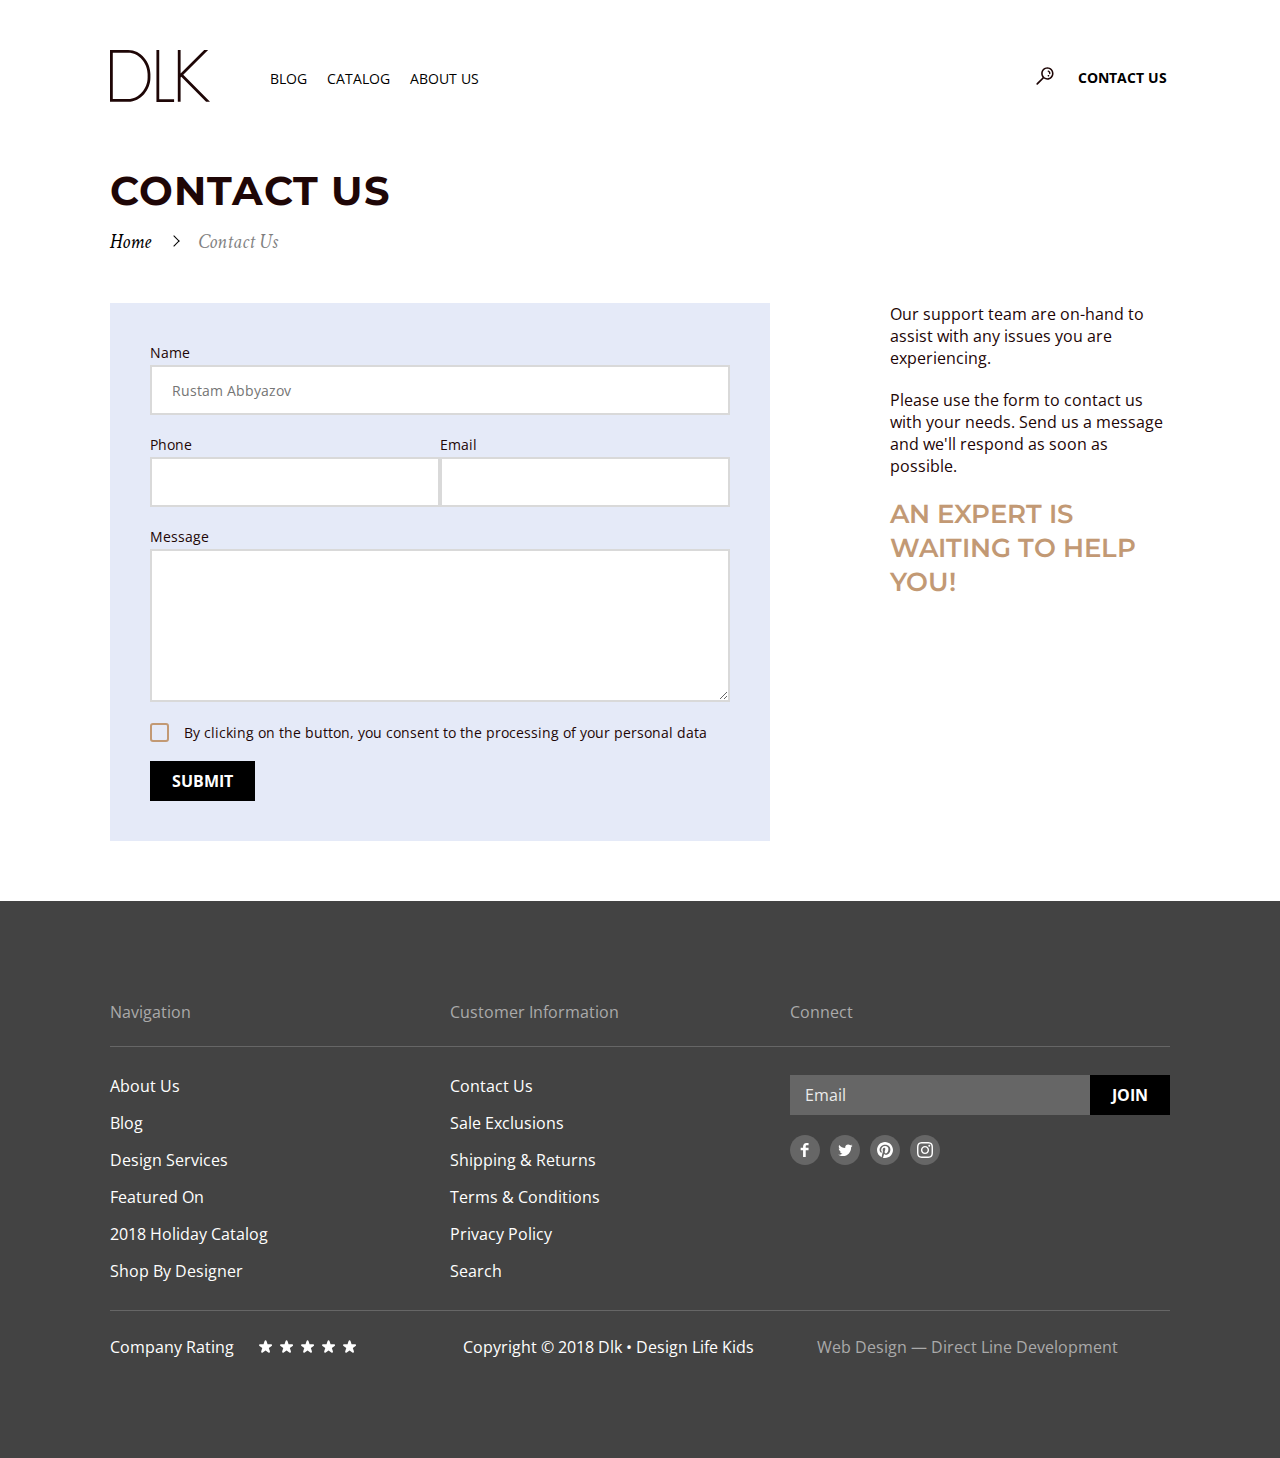
<file: pages/contact.html>
<!DOCTYPE html>
<html lang="en">
<head>
    <meta charset="UTF-8">
    <meta name="viewport" content="width=device-width, initial-scale=1.0">
    <title>Document</title>
    <link rel="stylesheet" href="../normalize.css">
    <link rel="stylesheet" href="../style/common.css">
    <link rel="stylesheet" href="../style/contact.css">
    <link rel="preconnect" href="https://fonts.gstatic.com">
    <link href="https://fonts.googleapis.com/css2?family=Crimson+Text:ital,wght@0,400;0,700;1,400&family=Montserrat:wght@400;700&family=Open+Sans:wght@400;700&display=swap" rel="stylesheet">
</head>
<body>
    <header class="header">
        <div class="container">
            <div class="header__inner">
                    <a class="heafer__logo" href="../index.html">
                        <svg width="100" height="52" viewBox="0 0 100 52" fill="none" xmlns="http://www.w3.org/2000/svg">
                            <path fill-rule="evenodd" clip-rule="evenodd" d="M0 0H18.1129C31.1202 0 40.4058 12.3713 40.4058 24.0356V27.7332C40.4058 39.3974 31.1202 51.7689 18.1129 51.7689H0V0ZM37.6192 24.0356C37.6192 13.5132 29.2167 2.77333 18.1129 2.77333H2.78661V48.9956H18.1129C29.2167 48.9956 37.6192 38.2557 37.6192 27.7333V24.0356Z" fill="#1E0606"/>
                            <path d="M46.4435 0H49.2301V49.2267H64.092V52H46.4435V0Z" fill="#1E0606"/>
                            <path d="M67.8074 0V51.7689H70.5941V27.3833L71.278 26.7025L96.0884 51.7689H100L73.2485 24.7414L98.1084 0H94.1675L70.5941 23.4612V0H67.8074Z" fill="#1E0606"/>
                        </svg>
                    </a>
                    <ul class="nav">
                        <li class="nav__item">
                            <a class="nav__link" href="blog.html">blog</a>
                        </li>
                        <li class="nav__item">
                            <a class="nav__link" href="catalog.html">catalog</a>
                        </li> 
                        <li class="nav__item">
                            <a class="nav__link" href="#">about us</a>
                        </li>
                    </ul>
                    <a href="#" class="search__btn" aria-label="search">
                        <svg width="18" height="18" viewBox="0 0 18 18" fill="none" xmlns="http://www.w3.org/2000/svg">
                        <path d="M11.3651 0.26001C7.94509 0.26001 5.16509 3.08001 5.16509 6.52001C5.16509 7.98001 5.6651 9.30002 6.4851 10.38L0.605098 16.32C0.265098 16.68 0.265098 17.24 0.605098 17.58C0.785098 17.76 1.0051 17.84 1.2251 17.84C1.4651 17.84 1.6851 17.76 1.8651 17.58L7.7451 11.62C8.7651 12.36 10.0051 12.78 11.3451 12.78C14.7651 12.78 17.5451 9.96001 17.5451 6.52001C17.5651 3.06001 14.7851 0.26001 11.3651 0.26001ZM11.3651 11.2C8.82509 11.2 6.76509 9.10001 6.76509 6.52001C6.76509 3.94001 8.82509 1.84001 11.3651 1.84001C13.9051 1.84001 15.9651 3.94001 15.9651 6.52001C15.9651 9.10001 13.9051 11.2 11.3651 11.2ZM14.4651 6.60001C14.4251 6.94001 14.1251 7.20001 13.7851 7.20001C13.7451 7.20001 13.7251 7.20001 13.6851 7.20001C13.3051 7.14001 13.0451 6.80001 13.0851 6.42001C13.2251 5.38001 12.0651 4.84001 12.0051 4.82001C11.6651 4.66001 11.5051 4.24001 11.6651 3.90001C11.8251 3.56001 12.2251 3.40001 12.5851 3.54001C12.6651 3.56001 14.7451 4.52001 14.4651 6.60001ZM13.0051 8.12001C13.1451 8.26001 13.2451 8.48002 13.2451 8.68002C13.2451 8.90002 13.1651 9.10001 13.0051 9.24002C12.8651 9.38002 12.6451 9.48002 12.4451 9.48002C12.2451 9.48002 12.0251 9.40001 11.8851 9.24002C11.7451 9.10001 11.6451 8.88002 11.6451 8.68002C11.6451 8.48002 11.7251 8.26001 11.8851 8.12001C12.0251 7.98001 12.2451 7.88002 12.4451 7.88002C12.6451 7.88002 12.8451 7.96001 13.0051 8.12001Z" fill="#1E0606"/>
                        </svg>
                    </a>
                    <a class="nav__contact" href="contact.html">Contact us</a>
            </div>
        </div>
    </header>
    <main class="main">
        <div class="container">
            <h1 class="contact__title">contact us</h1>
            <ul class="bredcrumbs">
                <li class="bredcrumbs__item">
                    <a href="../index.html">Home</a> 
                </li>
                <li class="bredcrumbs__item">
                    <a href="contact.html">Contact Us</a>
                </li>
            </ul>
        </div>
 
        <section class="contact">
            <h2 class="visually-hidden">Contact content</h2>
            <div class="container">
                <div class="contact__wrapper">
                    <form class="form" action="https://echo.htmlacademy.ru" method="post">
                        <div class="field">
                            <label for="input__name" class="label__name">Name</label>
                            <input type="text" id="input__name" class="input__name" placeholder="Rustam Abbyazov">
                        </div>
                        <div class="field__wrapper">
                            <div class="field">
                                <label for="input__phone" class="label__phone">Phone</label>
                                <input type="text" id="input__phone" class="input__phone" placeholder="">
                            </div>
                            <div class="field">
                                <label for="input__email" class="input__email">Email</label>
                                <input type="email" id="input__email" class="input__email" placeholder="">
                            </div>
                        </div>
                        <div class="field">
                            <label for="input__text" class="label__text">Message</label>
                            <textarea class="input__text" id="input__text" cols="30" rows="10"></textarea>
                        </div>
                        <div class="checkbox">
                            <input id="check-receipt" type="checkbox" class="checkbox__input visually-hidden" value="Receipt">
                            <label for="check-receipt" class="checkbox__label">By clicking on the button, you consent to the processing of your personal data</label>
                        </div>
                        <button class="btn" type="submit">submit</button>
                    </form>
                    <div class="content__info">
                        <div class="text">
                            <p>Our support team are on-hand to assist with any issues you are experiencing.</p>
                            <p>Please use the form to contact us with your needs. Send us a message and we'll respond as soon as possible.</p>
                        </div>
                        <p class="content__note">An expert is waiting to help you!</p>
                    </div>
                </div>
            </div>
        </section>
    </main>
    <footer class="footer">
        <div class="container">
            <div class="footer__wrapper">
                <div class="footer__section">
                    <h3 class="footer__title">Navigation</h3>
                    <ul class="footer__list">
                        <li class="footer__item">
                            <a href="#" class="footer__link">About Us</a>
                        </li>
                        <li class="footer__item">
                            <a href="#" class="footer__link">Blog</a>
                        </li>
                        <li class="footer__item">
                            <a href="#" class="footer__link">Design Services</a>
                        </li>
                        <li class="footer__item">
                            <a href="#" class="footer__link">Featured On</a>
                        </li>
                        <li class="footer__item">
                            <a href="#" class="footer__link">2018 Holiday Catalog</a>
                        </li>
                        <li class="footer__item">
                            <a href="#" class="footer__link">Shop By Designer</a>
                        </li>
                    </ul>
                </div>
                <div class="footer__section">
                    <h3 class="footer__title">Customer Information</h3>
                    <ul class="footer__list">
                        <li class="footer__item">
                            <a href="#" class="footer__link">Contact Us</a>
                        </li>
                        <li class="footer__item">
                            <a href="#" class="footer__link">Sale Exclusions</a>
                        </li>
                        <li class="footer__item">
                            <a href="#" class="footer__link">Shipping & Returns</a>
                        </li>
                        <li class="footer__item">
                            <a href="#" class="footer__link">Terms & Conditions</a>
                        </li>
                        <li class="footer__item">
                            <a href="#" class="footer__link">Privacy Policy</a>
                        </li>
                        <li class="footer__item">
                            <a href="#" class="footer__link">Search</a>
                        </li>
                    </ul>

                </div>
                <div class="footer__section">
                    <h3 class="footer__title">Connect</h3>
                    <div class="footer__list">
                        <form class="footer__input">
                            <div class="form__wrapper">
                                <input class="email" type="text" placeholder="Email">
                                <div class="footer-btn-wrapper">
                                    <button type="submit" class="btn">Join</button>
                                </div>
                            </div>
                        </form>
                        <ul class="social__list">
                            <li class="icon__item">
                                <a class="icon__link" href="#">
                                    <span class="visually-hidden">Follow Us on facebook</span>
                                    <svg class="social__icon" width="30" height="30" viewBox="0 0 30 30" fill="none" xmlns="http://www.w3.org/2000/svg">
                                        <path fill-rule="evenodd" clip-rule="evenodd" d="M0 15C0 6.71573 6.71573 0 15 0C23.2843 0 30 6.71573 30 15C30 23.2843 23.2843 30 15 30C6.71573 30 0 23.2843 0 15Z" fill="#666666"/>
                                        <path fill-rule="evenodd" clip-rule="evenodd" d="M18.5527 10.3672H16.2967C16.0307 10.3672 15.7337 10.7172 15.7337 11.1852V12.8142H18.5527V15.1352H15.7337V22.1052H13.0707V15.1352H10.6577V12.8142H13.0707V11.4472C13.0707 9.48817 14.4317 7.89417 16.2967 7.89417H18.5527V10.3672Z" fill="white"/>
                                    </svg>    
                                </a>
                            </li>
                            <li class="icon__item">
                                <a class="icon__link" href="#">
                                    <span class="visually-hidden">Follow Us on twitter</span>
                                    <svg class="social__icon" width="30" height="30" viewBox="0 0 30 30" fill="none" xmlns="http://www.w3.org/2000/svg">
                                        <path fill-rule="evenodd" clip-rule="evenodd" d="M0 15C0 6.71573 6.71573 0 15 0C23.2843 0 30 6.71573 30 15C30 23.2843 23.2843 30 15 30C6.71573 30 0 23.2843 0 15Z" fill="#666666"/>
                                        <path fill-rule="evenodd" clip-rule="evenodd" d="M21.1006 12.2891C21.1056 12.4161 21.1096 12.5431 21.1096 12.6721C21.1096 16.5761 18.1366 21.0781 12.7026 21.0781C11.0346 21.0781 9.48058 20.5881 8.17358 19.7501C8.40658 19.7771 8.64158 19.7911 8.87958 19.7911C10.2636 19.7911 11.5376 19.3181 12.5486 18.5251C11.2556 18.5021 10.1656 17.6481 9.78758 16.4751C9.96858 16.5101 10.1546 16.5271 10.3446 16.5271C10.6136 16.5271 10.8746 16.4921 11.1226 16.4241C9.77158 16.1521 8.75158 14.9591 8.75158 13.5271V13.4901C9.15058 13.7111 9.60758 13.8441 10.0916 13.8591C9.29858 13.3301 8.77758 12.4261 8.77758 11.4001C8.77758 10.8591 8.92258 10.3521 9.17658 9.91612C10.6326 11.7031 12.8106 12.8791 15.2656 13.0021C15.2156 12.7851 15.1906 12.5601 15.1906 12.3281C15.1906 10.6971 16.5126 9.37512 18.1446 9.37512C18.9936 9.37512 19.7616 9.73212 20.2996 10.3071C20.9736 10.1761 21.6056 9.93012 22.1766 9.59012C21.9556 10.2811 21.4886 10.8591 20.8766 11.2251C21.4746 11.1541 22.0446 10.9961 22.5756 10.7601C22.1776 11.3521 21.6776 11.8731 21.1006 12.2891Z" fill="white"/>
                                    </svg>
                                </a>
                            </li>
                            <li class="icon__item">
                                <a class="icon__link" href="#">
                                    <span class="visually-hidden">Follow Us on pinterest</span>
                                    <svg class="social__icon" width="30" height="30" viewBox="0 0 30 30" fill="none" xmlns="http://www.w3.org/2000/svg">
                                        <path fill-rule="evenodd" clip-rule="evenodd" d="M0 15C0 6.71573 6.71573 0 15 0C23.2843 0 30 6.71573 30 15C30 23.2843 23.2843 30 15 30C6.71573 30 0 23.2843 0 15Z" fill="#666666"/>
                                        <path fill-rule="evenodd" clip-rule="evenodd" d="M15.0005 7C10.5825 7 7 10.5816 7 15.0005C7 18.2754 8.97001 21.0902 11.7896 22.3273C11.767 21.7694 11.7858 21.0977 11.9279 20.49C12.0821 19.8408 12.9571 16.1313 12.9571 16.1313C12.9571 16.1313 12.7021 15.6205 12.7021 14.865C12.7021 13.6796 13.3898 12.7943 14.245 12.7943C14.9722 12.7943 15.3241 13.3409 15.3241 13.9957C15.3241 14.7267 14.8575 15.8208 14.6176 16.8341C14.4172 17.6836 15.0428 18.3751 15.8801 18.3751C17.3957 18.3751 18.4165 16.4286 18.4165 14.1218C18.4165 12.3691 17.2358 11.0567 15.088 11.0567C12.6617 11.0567 11.1498 12.8658 11.1498 14.8866C11.1498 15.5847 11.3549 16.0758 11.6767 16.4559C11.8253 16.6318 11.8451 16.7014 11.7914 16.9027C11.7538 17.0486 11.6654 17.4042 11.6287 17.5444C11.5751 17.7466 11.4114 17.82 11.2288 17.7448C10.1102 17.2885 9.58999 16.0645 9.58999 14.6881C9.58999 12.4161 11.5064 9.68972 15.3072 9.68972C18.3619 9.68972 20.3724 11.9015 20.3724 14.2732C20.3724 17.4117 18.6282 19.7562 16.0551 19.7562C15.1924 19.7562 14.3795 19.2895 14.1011 18.7599C14.1011 18.7599 13.6363 20.6029 13.5385 20.9585C13.3691 21.5747 13.037 22.1919 12.7332 22.6717C13.4529 22.8843 14.213 23 15.0005 23C19.4184 23 23 19.4184 23 15.0005C23 10.5816 19.4184 7 15.0005 7Z" fill="white"/>
                                    </svg>
                                </a>
                            </li>
                            <li class="icon__item">
                                <a class="icon__link" href="#">
                                    <span class="visually-hidden">Follow Us on instagram</span>
                                    <svg class="social__icon" width="30" height="30" viewBox="0 0 30 30" fill="none" xmlns="http://www.w3.org/2000/svg">
                                        <path fill-rule="evenodd" clip-rule="evenodd" d="M0 15C0 6.71573 6.71573 0 15 0C23.2843 0 30 6.71573 30 15C30 23.2843 23.2843 30 15 30C6.71573 30 0 23.2843 0 15Z" fill="#666666"/>
                                        <path fill-rule="evenodd" clip-rule="evenodd" d="M15 7C12.8273 7 12.5549 7.0092 11.7016 7.04813C10.8501 7.08697 10.2686 7.22223 9.7597 7.42C9.23363 7.62443 8.7875 7.89797 8.3427 8.3427C7.89797 8.7875 7.62443 9.23363 7.42 9.7597C7.22223 10.2686 7.08697 10.8501 7.04813 11.7016C7.0092 12.5549 7 12.8273 7 15C7 17.1727 7.0092 17.4451 7.04813 18.2984C7.08697 19.1499 7.22223 19.7314 7.42 20.2403C7.62443 20.7664 7.89797 21.2125 8.3427 21.6573C8.7875 22.102 9.23363 22.3756 9.7597 22.58C10.2686 22.7778 10.8501 22.913 11.7016 22.9519C12.5549 22.9908 12.8273 23 15 23C17.1727 23 17.4451 22.9908 18.2984 22.9519C19.1499 22.913 19.7314 22.7778 20.2403 22.58C20.7664 22.3756 21.2125 22.102 21.6573 21.6573C22.102 21.2125 22.3756 20.7664 22.58 20.2403C22.7778 19.7314 22.913 19.1499 22.9519 18.2984C22.9908 17.4451 23 17.1727 23 15C23 12.8273 22.9908 12.5549 22.9519 11.7016C22.913 10.8501 22.7778 10.2686 22.58 9.7597C22.3756 9.23363 22.102 8.7875 21.6573 8.3427C21.2125 7.89797 20.7664 7.62443 20.2403 7.42C19.7314 7.22223 19.1499 7.08697 18.2984 7.04813C17.4451 7.0092 17.1727 7 15 7ZM15 8.44143C17.1361 8.44143 17.3891 8.4496 18.2327 8.4881C19.0127 8.52367 19.4363 8.65397 19.7182 8.76353C20.0916 8.90867 20.3581 9.08203 20.638 9.362C20.918 9.6419 21.0913 9.9084 21.2365 10.2818C21.346 10.5637 21.4763 10.9873 21.5119 11.7673C21.5504 12.6109 21.5586 12.8639 21.5586 15C21.5586 17.1361 21.5504 17.3891 21.5119 18.2327C21.4763 19.0127 21.346 19.4363 21.2365 19.7182C21.0913 20.0916 20.918 20.3581 20.638 20.638C20.3581 20.918 20.0916 21.0913 19.7182 21.2365C19.4363 21.346 19.0127 21.4763 18.2327 21.5119C17.3892 21.5504 17.1363 21.5586 15 21.5586C12.8637 21.5586 12.6108 21.5504 11.7673 21.5119C10.9873 21.4763 10.5637 21.346 10.2818 21.2365C9.9084 21.0913 9.64193 20.918 9.36197 20.638C9.08207 20.3581 8.90867 20.0916 8.76353 19.7182C8.65397 19.4363 8.52367 19.0127 8.4881 18.2327C8.4496 17.3891 8.44143 17.1361 8.44143 15C8.44143 12.8639 8.4496 12.6109 8.4881 11.7673C8.52367 10.9873 8.65397 10.5637 8.76353 10.2818C8.90867 9.9084 9.08203 9.6419 9.36197 9.362C9.64193 9.08203 9.9084 8.90867 10.2818 8.76353C10.5637 8.65397 10.9873 8.52367 11.7673 8.4881C12.6109 8.4496 12.8639 8.44143 15 8.44143ZM10.8919 15C10.8919 12.7311 12.7311 10.8919 15 10.8919C17.2689 10.8919 19.1081 12.7311 19.1081 15C19.1081 17.2689 17.2689 19.1081 15 19.1081C12.7311 19.1081 10.8919 17.2689 10.8919 15ZM15 17.6667C13.5272 17.6667 12.3333 16.4728 12.3333 15C12.3333 13.5272 13.5272 12.3333 15 12.3333C16.4728 12.3333 17.6667 13.5272 17.6667 15C17.6667 16.4728 16.4728 17.6667 15 17.6667ZM19.2704 11.6896C19.8006 11.6896 20.2304 11.2598 20.2304 10.7296C20.2304 10.1994 19.8006 9.76957 19.2704 9.76957C18.7402 9.76957 18.3104 10.1994 18.3104 10.7296C18.3104 11.2598 18.7402 11.6896 19.2704 11.6896Z" fill="white"/>
                                    </svg>  
                                </a>
                            </li>
                        </ul>
                    </div>
                </div>
            </div>
            <div class="footer__aside">
                <div class="raiting footer__section">
                    <p class="raiting__text">Company Rating</p>
                    <div class="raiting__list" aria-label="raiting">
                        <input class="raiting__input visually-hidden" type="radio" id="star-5" name="rating" value="5">
                        <label class="raiting__label" for="star-5" title="Оценка «5»"></label>
                        <input class="raiting__input visually-hidden" type="radio" id="star-4" name="rating" value="4">
                        <label class="raiting__label" for="star-4" title="Оценка «4»"></label>
                        <input class="raiting__input visually-hidden" type="radio" id="star-3" name="rating" value="3">
                        <label class="raiting__label" for="star-3" title="Оценка «3»"></label>
                        <input class="raiting__input visually-hidden" type="radio" id="star-2" name="rating" value="2">
                        <label class="raiting__label" for="star-2" title="Оценка «2»"></label>
                        <input class="raiting__input visually-hidden" type="radio" id="star-1" name="rating" value="1">
                        <label class="raiting__label" for="star-1" title="Оценка «1»"></label>
                    </div>
                </div>
                <div class="copyright footer__section">
                    <p class="copyright">Copyright © 2018 Dlk • Design Life Kids</p>
                </div>
                <div class="madein footer__section">
                    <a href="https://directline.digital/" class="madein__text">Web Design — Direct Line Development</a>
                </div>
            </div>
        </div>
    </footer>
</body>
</html>
</file>
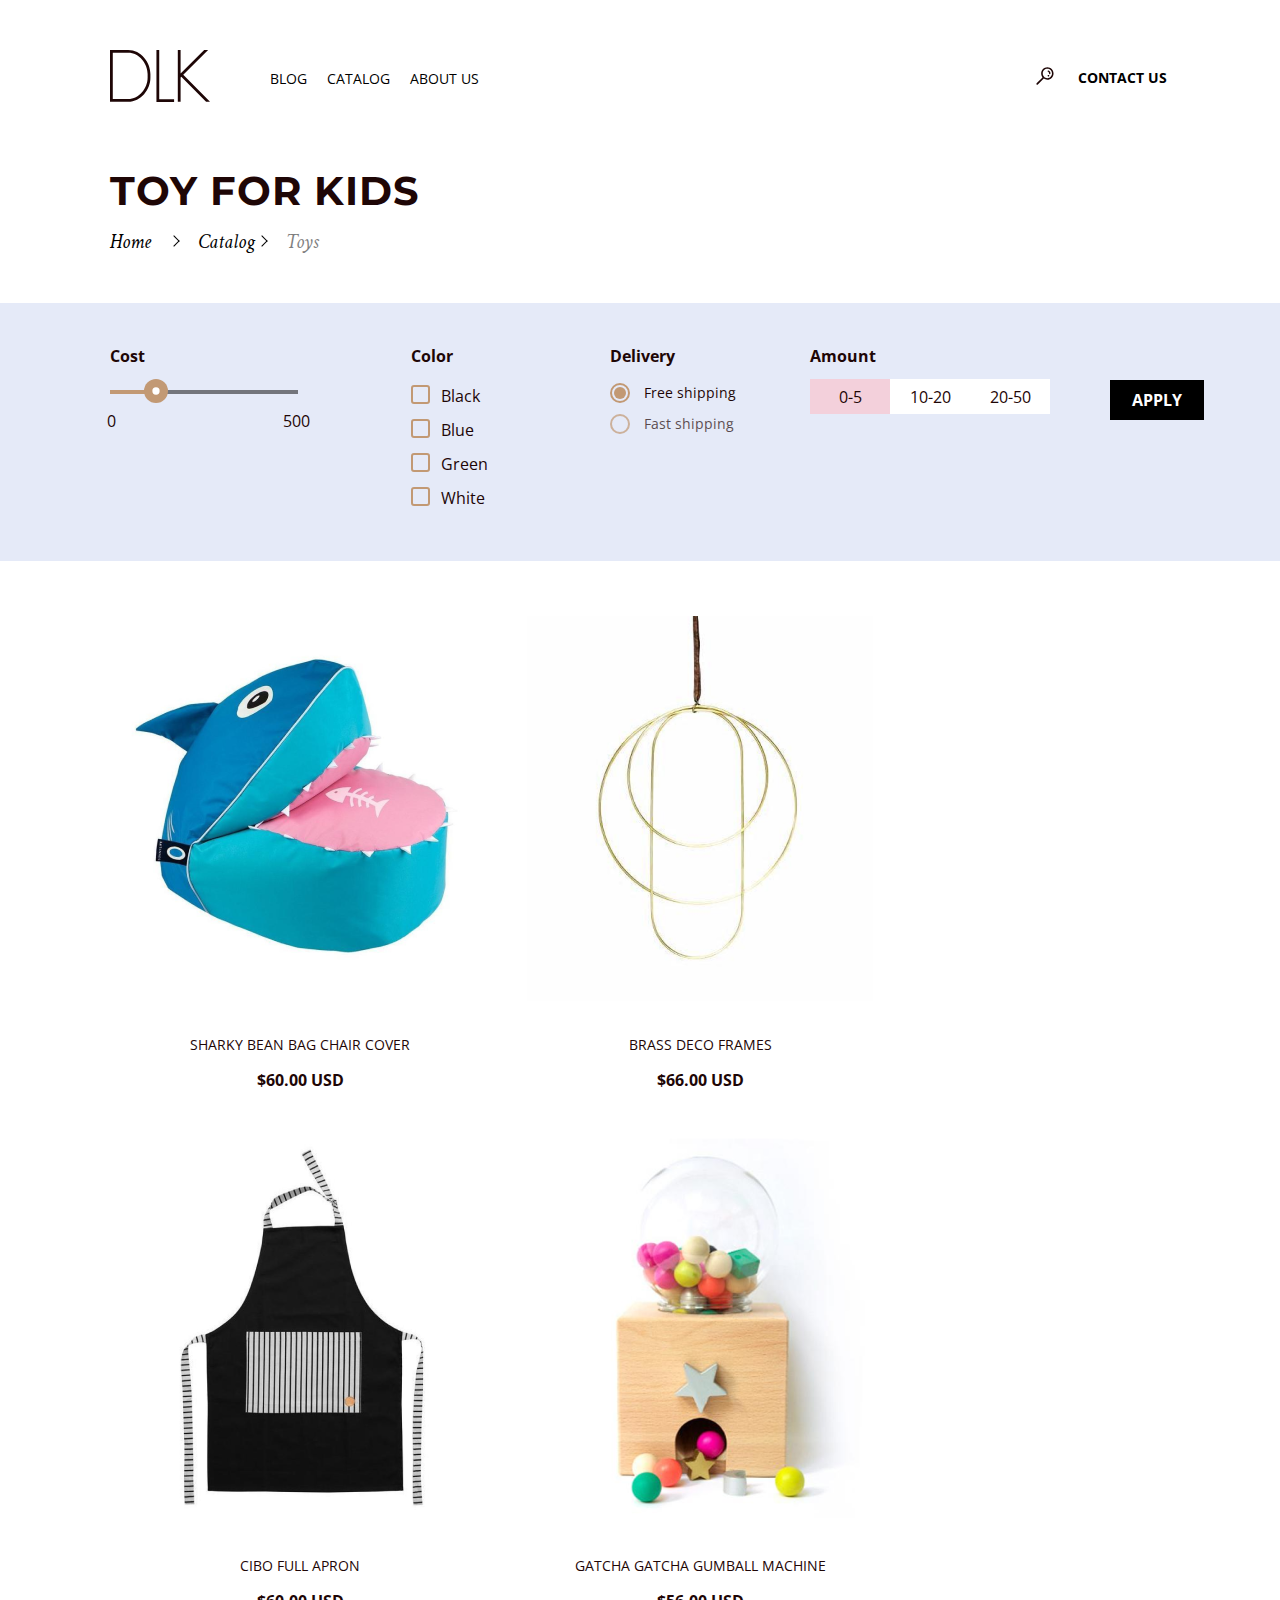
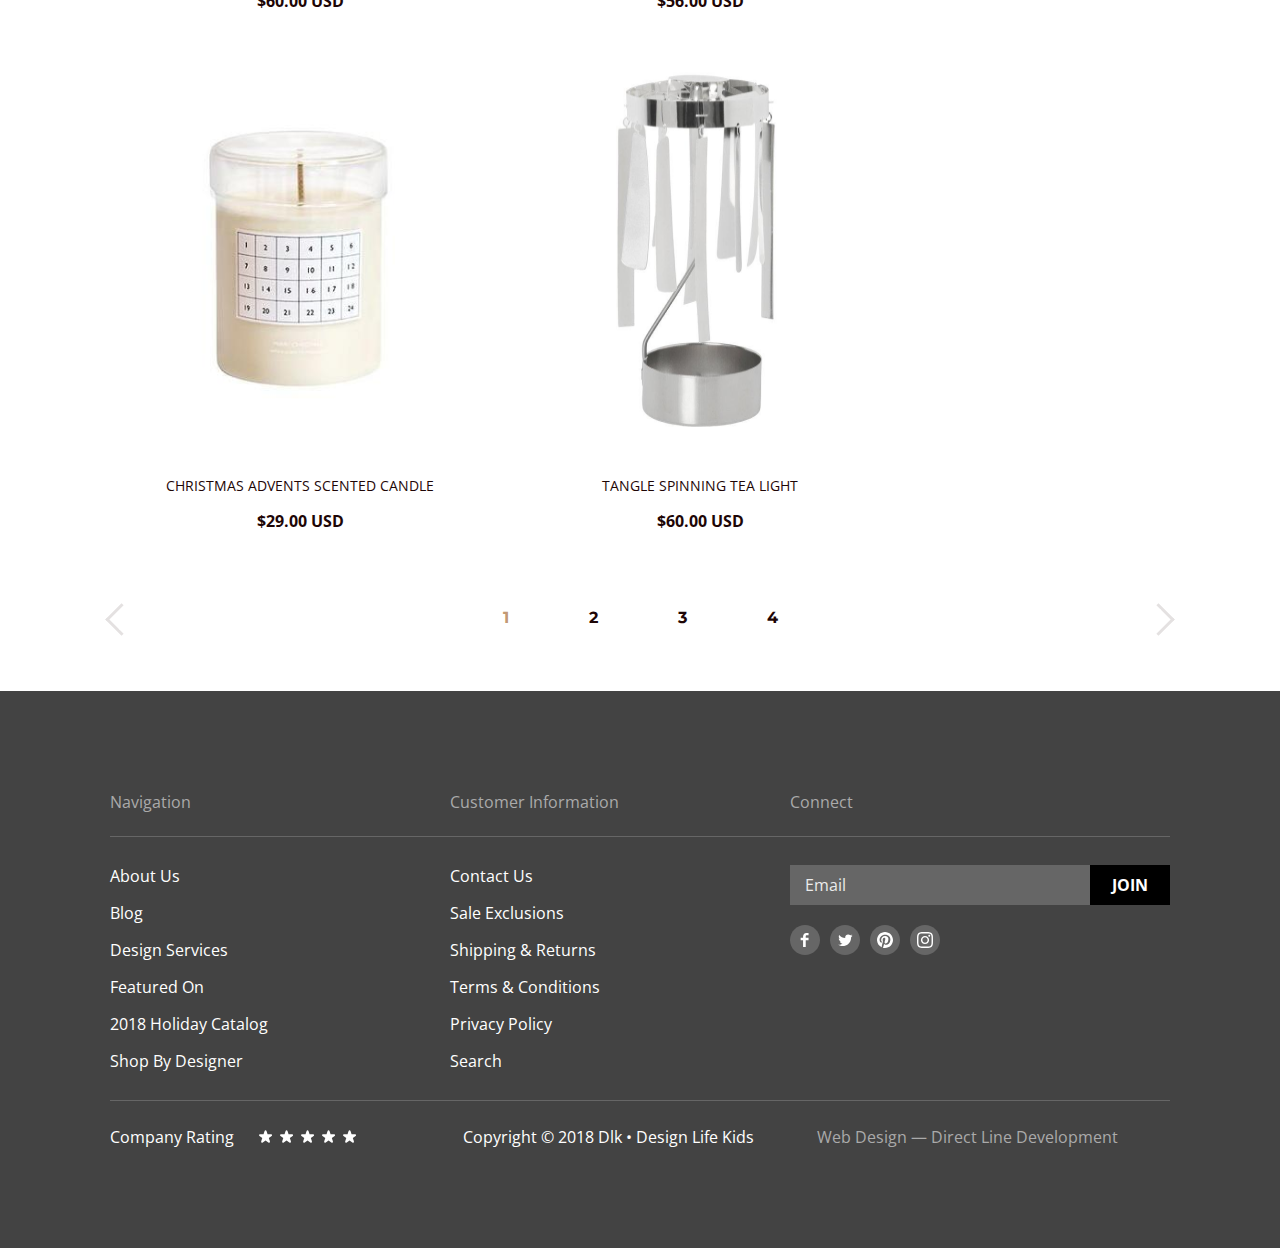
<file: pages/shop.html>
<!DOCTYPE html>
<html lang="en">
<head>
    <meta charset="UTF-8">
    <meta name="viewport" content="width=device-width, initial-scale=1.0">
    <link rel="stylesheet" href="../normalize.css">
    <link rel="stylesheet" href="../style/shop.css">
    <link rel="stylesheet" href="../style/common.css">
    <link rel="preconnect" href="https://fonts.gstatic.com">
    <link href="https://fonts.googleapis.com/css2?family=Crimson+Text:ital,wght@0,400;0,700;1,400&family=Montserrat:wght@400;700&family=Open+Sans:wght@400;700&display=swap" rel="stylesheet">
    <title>Document</title>
</head>
<body>
    <header class="header">
        <div class="container">
            <div class="header__inner">
                    <a class="heafer__logo" href="../index.html">
                        <svg width="100" height="52" viewBox="0 0 100 52" fill="none" xmlns="http://www.w3.org/2000/svg">
                            <path fill-rule="evenodd" clip-rule="evenodd" d="M0 0H18.1129C31.1202 0 40.4058 12.3713 40.4058 24.0356V27.7332C40.4058 39.3974 31.1202 51.7689 18.1129 51.7689H0V0ZM37.6192 24.0356C37.6192 13.5132 29.2167 2.77333 18.1129 2.77333H2.78661V48.9956H18.1129C29.2167 48.9956 37.6192 38.2557 37.6192 27.7333V24.0356Z" fill="#1E0606"/>
                            <path d="M46.4435 0H49.2301V49.2267H64.092V52H46.4435V0Z" fill="#1E0606"/>
                            <path d="M67.8074 0V51.7689H70.5941V27.3833L71.278 26.7025L96.0884 51.7689H100L73.2485 24.7414L98.1084 0H94.1675L70.5941 23.4612V0H67.8074Z" fill="#1E0606"/>
                        </svg>
                    </a>
                    <ul class="nav">
                        <li class="nav__item">
                            <a class="nav__link" href="blog.html">blog</a>
                        </li>
                        <li class="nav__item">
                            <a class="nav__link" href="catalog.html">catalog</a>
                        </li> 
                        <li class="nav__item">
                            <a class="nav__link" href="#">about us</a>
                        </li>
                    </ul>
                    <a href="#" class="search__btn" aria-label="search">
                        <svg width="18" height="18" viewBox="0 0 18 18" fill="none" xmlns="http://www.w3.org/2000/svg">
                        <path d="M11.3651 0.26001C7.94509 0.26001 5.16509 3.08001 5.16509 6.52001C5.16509 7.98001 5.6651 9.30002 6.4851 10.38L0.605098 16.32C0.265098 16.68 0.265098 17.24 0.605098 17.58C0.785098 17.76 1.0051 17.84 1.2251 17.84C1.4651 17.84 1.6851 17.76 1.8651 17.58L7.7451 11.62C8.7651 12.36 10.0051 12.78 11.3451 12.78C14.7651 12.78 17.5451 9.96001 17.5451 6.52001C17.5651 3.06001 14.7851 0.26001 11.3651 0.26001ZM11.3651 11.2C8.82509 11.2 6.76509 9.10001 6.76509 6.52001C6.76509 3.94001 8.82509 1.84001 11.3651 1.84001C13.9051 1.84001 15.9651 3.94001 15.9651 6.52001C15.9651 9.10001 13.9051 11.2 11.3651 11.2ZM14.4651 6.60001C14.4251 6.94001 14.1251 7.20001 13.7851 7.20001C13.7451 7.20001 13.7251 7.20001 13.6851 7.20001C13.3051 7.14001 13.0451 6.80001 13.0851 6.42001C13.2251 5.38001 12.0651 4.84001 12.0051 4.82001C11.6651 4.66001 11.5051 4.24001 11.6651 3.90001C11.8251 3.56001 12.2251 3.40001 12.5851 3.54001C12.6651 3.56001 14.7451 4.52001 14.4651 6.60001ZM13.0051 8.12001C13.1451 8.26001 13.2451 8.48002 13.2451 8.68002C13.2451 8.90002 13.1651 9.10001 13.0051 9.24002C12.8651 9.38002 12.6451 9.48002 12.4451 9.48002C12.2451 9.48002 12.0251 9.40001 11.8851 9.24002C11.7451 9.10001 11.6451 8.88002 11.6451 8.68002C11.6451 8.48002 11.7251 8.26001 11.8851 8.12001C12.0251 7.98001 12.2451 7.88002 12.4451 7.88002C12.6451 7.88002 12.8451 7.96001 13.0051 8.12001Z" fill="#1E0606"/>
                        </svg>
                    </a>
                    <a class="nav__contact" href="contact.html">Contact us</a>
            </div>
        </div>
    </header>

    <main class="main">  
        <div class="container"> 
            <h1 class="contact__title">toy for kids</h1>
            <ul class="bredcrumbs">
                <li class="bredcrumbs__item">
                    <a href="../index.html">Home</a> 
                </li>
                <li class="bredcrumbs__item">
                    <a  href="shop.html">Catalog</a>
                </li>
                <li  class="bredcrumbs__item">
                    <a href="">Toys</a>
                </li>
            </ul>
        </div>
        <section class="filters">
            <div class="container">
                <h2 class="visually-hidden">Filters</h2>
                <form class="filter__wrapper">
                    <div class="cost">
                        <div class="range">
                            <label for="cost" class="filter__title">Cost</label>
                            <input id="cost" type="range" min="0" max="500" value="200" class="visually-hidden">
                            <div class="range__body">
                                <div class="range__left"></div>
                                <div class="range__right"></div>
                                <div class="range__runner">
                                    <div class="runner__wrapper">
                                        <div class="ellipse"></div>
                                        <div class="inner__ellipse"></div>
                                    </div>
                                </div>
                                <div class="start__value">0</div>
                                <div class="end__value">500</div>
                            </div>
                        </div>
                    </div>
                    <div class="color"> 
                        <fieldset class="color__field">
                            <legend class="filter__title">Color</legend> 
                            <ul class="color__list">
                                <li>
                                    <div class="color__checkbox">
                                        <input id="black" type="checkbox" class="color__input visually-hidden">
                                        <label for="black" class="color__label">Black</label>
                                    </div>
                                </li>
                                <li>
                                    <div class="color__checkbox">
                                        <input id="blue" type="checkbox" class="color__input visually-hidden">
                                        <label for="blue" class="color__label">Blue</label>
                                    </div> 
                                </li>
                                <li>
                                    <div class="color__checkbox">
                                        <input id="green" type="checkbox" class="color__input visually-hidden">
                                        <label for="green" class="color__label">Green</label>
                                    </div>
                                </li>
                                <li>
                                    <div class="color__checkbox">
                                        <input id="white" type="checkbox" class="color__input visually-hidden">
                                        <label for="white" class="color__label">White</label>
                                    </div>
                                </li>
                            </ul>
                        </fieldset>
                    </div>
                    <div class="delivery">
                        <fieldset class="delivery__field"> 
                            <legend class="filter__title">Delivery</legend>
                            <ul class="radio__list">
                                <li class="list__item">
                                    <div class="delivery__checkbox">
                                        <input id="free" type="radio" name="delivery" value="yes"  class="checkbox__input visually-hidden"
                                        checked>
                                        <label for="free" class="delivery__label" disabled>Free shipping</label>
                                    </div>
                                </li>
                                <li class="list__item">
                                    <div class="delivery__checkbox disabled__input" >
                                        <input id="fast" type="radio" name="delivery" value="no"  class="checkbox__input visually-hidden">
                                        <label for="fast" class="delivery__label">Fast shipping</label>
                                    </div>
                                </li>
                            </ul>
                        </fieldset>
                    </div>
                    <div class="amount">
                        <fieldset class="amount__field">
                            <legend class="filter__title">Amount</legend>
                            <ul class="amount__list">
                                <li class="list__item">
                                    <input id="first" type="radio" name="amount" class="amount__input visually-hidden" checked>
                                    <label for="first" class="amount__label">0-5</label>
                                </li>
                                <li class="list__item">
                                    <input id="second" type="radio" name="amount" class="amount__input visually-hidden">
                                    <label for="second" class="amount__label">10-20</label>
                                </li>
                                <li class="list__item">
                                    <input id="third" type="radio" name="amount" class="amount__input visually-hidden">
                                    <label for="third" class="amount__label">20-50</label>
                                </li>
                            </ul>
                        </fieldset>
                    </div>
                    <button type="submit" class="filter__apply btn">apply</button>
                </form>
            </div>
        </section>
        <section class="content">
            <div class="container">
                <h2 class="visually-hidden">Items</h2>
                <div class="content__wrapper">
                    <ul class="shop__list">
                        <li class="shop__item" id="item1">
                            <a class="item__link" href="#">
                                <img src="../image/item1.png" height="385" width="380" alt="" class="item__image">
                                <p class="item__title">SHARKY BEAN BAG CHAIR COVER</p>
                                <p class="item__price">$60.00 USD</p>
                            </a>        
                        </li>
                        <li  class="shop__item" id="item2">
                            <a  class="item__link" href="#">
                                <img src="../image/item2.png" height="385" width="380" alt="" class="item__image">
                                <p class="item__title">BRASS DECO FRAMES</p>
                                <p class="item__price">$66.00 USD</p>
                            </a>
                        </li>
                        <li class="shop__item" id="item3">
                            <a  class="item__link" href="#">
                                <img src="../image/item3.png" height="385" width="380" alt="" class="item__image">
                                <p class="item__title">CIBO FULL APRON</p>
                                <p class="item__price">$60.00 USD</p>
                            </a>
                        </li>
                        <li class="shop__item" id="item4">
                            <a  class="item__link" href="#">
                                <img src="../image/item4.png" height="385" width="380" alt="" class="item__image">
                                <p class="item__title">GATCHA GATCHA GUMBALL MACHINE</p>
                                <p class="item__price">$56.00 USD</p>
                            </a>     
                        </li>
                        <li class="shop__item" id="item5">
                            <a class="item__link" href="#">
                                <img src="../image/item5.png" height="385" width="380" alt="" class="item__image">
                                <p class="item__title">CHRISTMAS ADVENTS SCENTED CANDLE</p>
                                <p class="item__price">$29.00 USD</p>
                            </a>     
                        </li>
                        <li class="shop__item" id="item6">
                            <a class="item__link" href="#">
                                <img src="../image/item6.png" height="385" width="380" alt="" class="item__image">
                                <p class="item__title">TANGLE SPINNING TEA LIGHT</p>
                                <p class="item__price">$60.00 USD</p>
                            </a>     
                        </li>
                    </ul>
                    <div class="shop__slider">
                        <div class="control left">
                            <button type="button" class="shop__control" aria-label="left control"></button>
                        </div>
                        <div class="nums">
                            <button type="button" class="num active">1</button>
                            <button type="button" class="num">2</button>
                            <button type="button" class="num">3</button>
                            <button type="button" class="num">4</button>
                        </div>
                        <div class="control right">
                            <button type="button" class="shop__control" aria-label="right control"></button>
                        </div>
                    </div>
                </div>
            </div>
        </section>  
    </main>
    <footer class="footer">
        <div class="container">
            <div class="footer__wrapper">
                <div class="footer__section">
                    <h3 class="footer__title">Navigation</h3>
                    <ul class="footer__list">
                        <li class="footer__item">
                            <a href="#" class="footer__link">About Us</a>
                        </li>
                        <li class="footer__item">
                            <a href="#" class="footer__link">Blog</a>
                        </li>
                        <li class="footer__item">
                            <a href="#" class="footer__link">Design Services</a>
                        </li>
                        <li class="footer__item">
                            <a href="#" class="footer__link">Featured On</a>
                        </li>
                        <li class="footer__item">
                            <a href="#" class="footer__link">2018 Holiday Catalog</a>
                        </li>
                        <li class="footer__item">
                            <a href="#" class="footer__link">Shop By Designer</a>
                        </li>
                    </ul>
                </div>
                <div class="footer__section">
                    <h3 class="footer__title">Customer Information</h3>
                    <ul class="footer__list">
                        <li class="footer__item">
                            <a href="#" class="footer__link">Contact Us</a>
                        </li>
                        <li class="footer__item">
                            <a href="#" class="footer__link">Sale Exclusions</a>
                        </li>
                        <li class="footer__item">
                            <a href="#" class="footer__link">Shipping & Returns</a>
                        </li>
                        <li class="footer__item">
                            <a href="#" class="footer__link">Terms & Conditions</a>
                        </li>
                        <li class="footer__item">
                            <a href="#" class="footer__link">Privacy Policy</a>
                        </li>
                        <li class="footer__item">
                            <a href="#" class="footer__link">Search</a>
                        </li>
                    </ul>

                </div>
                <div class="footer__section">
                    <h3 class="footer__title">Connect</h3>
                    <div class="footer__list">
                        <form class="footer__input">
                            <div class="form__wrapper">
                                <input class="email" type="text" placeholder="Email">
                                <div class="footer-btn-wrapper">
                                    <button type="submit" class="btn">Join</button>
                                </div>
                            </div>
                        </form>
                        <ul class="social__list">
                            <li class="icon__item">
                                <a class="icon__link" href="#">
                                    <span class="visually-hidden">Follow Us on facebook</span>
                                    <svg class="social__icon" width="30" height="30" viewBox="0 0 30 30" fill="none" xmlns="http://www.w3.org/2000/svg">
                                        <path fill-rule="evenodd" clip-rule="evenodd" d="M0 15C0 6.71573 6.71573 0 15 0C23.2843 0 30 6.71573 30 15C30 23.2843 23.2843 30 15 30C6.71573 30 0 23.2843 0 15Z" fill="#666666"/>
                                        <path fill-rule="evenodd" clip-rule="evenodd" d="M18.5527 10.3672H16.2967C16.0307 10.3672 15.7337 10.7172 15.7337 11.1852V12.8142H18.5527V15.1352H15.7337V22.1052H13.0707V15.1352H10.6577V12.8142H13.0707V11.4472C13.0707 9.48817 14.4317 7.89417 16.2967 7.89417H18.5527V10.3672Z" fill="white"/>
                                    </svg>    
                                </a>
                            </li>
                            <li class="icon__item">
                                <a class="icon__link" href="#">
                                    <span class="visually-hidden">Follow Us on twitter</span>
                                    <svg class="social__icon" width="30" height="30" viewBox="0 0 30 30" fill="none" xmlns="http://www.w3.org/2000/svg">
                                        <path fill-rule="evenodd" clip-rule="evenodd" d="M0 15C0 6.71573 6.71573 0 15 0C23.2843 0 30 6.71573 30 15C30 23.2843 23.2843 30 15 30C6.71573 30 0 23.2843 0 15Z" fill="#666666"/>
                                        <path fill-rule="evenodd" clip-rule="evenodd" d="M21.1006 12.2891C21.1056 12.4161 21.1096 12.5431 21.1096 12.6721C21.1096 16.5761 18.1366 21.0781 12.7026 21.0781C11.0346 21.0781 9.48058 20.5881 8.17358 19.7501C8.40658 19.7771 8.64158 19.7911 8.87958 19.7911C10.2636 19.7911 11.5376 19.3181 12.5486 18.5251C11.2556 18.5021 10.1656 17.6481 9.78758 16.4751C9.96858 16.5101 10.1546 16.5271 10.3446 16.5271C10.6136 16.5271 10.8746 16.4921 11.1226 16.4241C9.77158 16.1521 8.75158 14.9591 8.75158 13.5271V13.4901C9.15058 13.7111 9.60758 13.8441 10.0916 13.8591C9.29858 13.3301 8.77758 12.4261 8.77758 11.4001C8.77758 10.8591 8.92258 10.3521 9.17658 9.91612C10.6326 11.7031 12.8106 12.8791 15.2656 13.0021C15.2156 12.7851 15.1906 12.5601 15.1906 12.3281C15.1906 10.6971 16.5126 9.37512 18.1446 9.37512C18.9936 9.37512 19.7616 9.73212 20.2996 10.3071C20.9736 10.1761 21.6056 9.93012 22.1766 9.59012C21.9556 10.2811 21.4886 10.8591 20.8766 11.2251C21.4746 11.1541 22.0446 10.9961 22.5756 10.7601C22.1776 11.3521 21.6776 11.8731 21.1006 12.2891Z" fill="white"/>
                                    </svg>
                                </a>
                            </li>
                            <li class="icon__item">
                                <a class="icon__link" href="#">
                                    <span class="visually-hidden">Follow Us on pinterest</span>
                                    <svg class="social__icon" width="30" height="30" viewBox="0 0 30 30" fill="none" xmlns="http://www.w3.org/2000/svg">
                                        <path fill-rule="evenodd" clip-rule="evenodd" d="M0 15C0 6.71573 6.71573 0 15 0C23.2843 0 30 6.71573 30 15C30 23.2843 23.2843 30 15 30C6.71573 30 0 23.2843 0 15Z" fill="#666666"/>
                                        <path fill-rule="evenodd" clip-rule="evenodd" d="M15.0005 7C10.5825 7 7 10.5816 7 15.0005C7 18.2754 8.97001 21.0902 11.7896 22.3273C11.767 21.7694 11.7858 21.0977 11.9279 20.49C12.0821 19.8408 12.9571 16.1313 12.9571 16.1313C12.9571 16.1313 12.7021 15.6205 12.7021 14.865C12.7021 13.6796 13.3898 12.7943 14.245 12.7943C14.9722 12.7943 15.3241 13.3409 15.3241 13.9957C15.3241 14.7267 14.8575 15.8208 14.6176 16.8341C14.4172 17.6836 15.0428 18.3751 15.8801 18.3751C17.3957 18.3751 18.4165 16.4286 18.4165 14.1218C18.4165 12.3691 17.2358 11.0567 15.088 11.0567C12.6617 11.0567 11.1498 12.8658 11.1498 14.8866C11.1498 15.5847 11.3549 16.0758 11.6767 16.4559C11.8253 16.6318 11.8451 16.7014 11.7914 16.9027C11.7538 17.0486 11.6654 17.4042 11.6287 17.5444C11.5751 17.7466 11.4114 17.82 11.2288 17.7448C10.1102 17.2885 9.58999 16.0645 9.58999 14.6881C9.58999 12.4161 11.5064 9.68972 15.3072 9.68972C18.3619 9.68972 20.3724 11.9015 20.3724 14.2732C20.3724 17.4117 18.6282 19.7562 16.0551 19.7562C15.1924 19.7562 14.3795 19.2895 14.1011 18.7599C14.1011 18.7599 13.6363 20.6029 13.5385 20.9585C13.3691 21.5747 13.037 22.1919 12.7332 22.6717C13.4529 22.8843 14.213 23 15.0005 23C19.4184 23 23 19.4184 23 15.0005C23 10.5816 19.4184 7 15.0005 7Z" fill="white"/>
                                    </svg>
                                </a>
                            </li>
                            <li class="icon__item">
                                <a class="icon__link" href="#">
                                    <span class="visually-hidden">Follow Us on instagram</span>
                                    <svg class="social__icon" width="30" height="30" viewBox="0 0 30 30" fill="none" xmlns="http://www.w3.org/2000/svg">
                                        <path fill-rule="evenodd" clip-rule="evenodd" d="M0 15C0 6.71573 6.71573 0 15 0C23.2843 0 30 6.71573 30 15C30 23.2843 23.2843 30 15 30C6.71573 30 0 23.2843 0 15Z" fill="#666666"/>
                                        <path fill-rule="evenodd" clip-rule="evenodd" d="M15 7C12.8273 7 12.5549 7.0092 11.7016 7.04813C10.8501 7.08697 10.2686 7.22223 9.7597 7.42C9.23363 7.62443 8.7875 7.89797 8.3427 8.3427C7.89797 8.7875 7.62443 9.23363 7.42 9.7597C7.22223 10.2686 7.08697 10.8501 7.04813 11.7016C7.0092 12.5549 7 12.8273 7 15C7 17.1727 7.0092 17.4451 7.04813 18.2984C7.08697 19.1499 7.22223 19.7314 7.42 20.2403C7.62443 20.7664 7.89797 21.2125 8.3427 21.6573C8.7875 22.102 9.23363 22.3756 9.7597 22.58C10.2686 22.7778 10.8501 22.913 11.7016 22.9519C12.5549 22.9908 12.8273 23 15 23C17.1727 23 17.4451 22.9908 18.2984 22.9519C19.1499 22.913 19.7314 22.7778 20.2403 22.58C20.7664 22.3756 21.2125 22.102 21.6573 21.6573C22.102 21.2125 22.3756 20.7664 22.58 20.2403C22.7778 19.7314 22.913 19.1499 22.9519 18.2984C22.9908 17.4451 23 17.1727 23 15C23 12.8273 22.9908 12.5549 22.9519 11.7016C22.913 10.8501 22.7778 10.2686 22.58 9.7597C22.3756 9.23363 22.102 8.7875 21.6573 8.3427C21.2125 7.89797 20.7664 7.62443 20.2403 7.42C19.7314 7.22223 19.1499 7.08697 18.2984 7.04813C17.4451 7.0092 17.1727 7 15 7ZM15 8.44143C17.1361 8.44143 17.3891 8.4496 18.2327 8.4881C19.0127 8.52367 19.4363 8.65397 19.7182 8.76353C20.0916 8.90867 20.3581 9.08203 20.638 9.362C20.918 9.6419 21.0913 9.9084 21.2365 10.2818C21.346 10.5637 21.4763 10.9873 21.5119 11.7673C21.5504 12.6109 21.5586 12.8639 21.5586 15C21.5586 17.1361 21.5504 17.3891 21.5119 18.2327C21.4763 19.0127 21.346 19.4363 21.2365 19.7182C21.0913 20.0916 20.918 20.3581 20.638 20.638C20.3581 20.918 20.0916 21.0913 19.7182 21.2365C19.4363 21.346 19.0127 21.4763 18.2327 21.5119C17.3892 21.5504 17.1363 21.5586 15 21.5586C12.8637 21.5586 12.6108 21.5504 11.7673 21.5119C10.9873 21.4763 10.5637 21.346 10.2818 21.2365C9.9084 21.0913 9.64193 20.918 9.36197 20.638C9.08207 20.3581 8.90867 20.0916 8.76353 19.7182C8.65397 19.4363 8.52367 19.0127 8.4881 18.2327C8.4496 17.3891 8.44143 17.1361 8.44143 15C8.44143 12.8639 8.4496 12.6109 8.4881 11.7673C8.52367 10.9873 8.65397 10.5637 8.76353 10.2818C8.90867 9.9084 9.08203 9.6419 9.36197 9.362C9.64193 9.08203 9.9084 8.90867 10.2818 8.76353C10.5637 8.65397 10.9873 8.52367 11.7673 8.4881C12.6109 8.4496 12.8639 8.44143 15 8.44143ZM10.8919 15C10.8919 12.7311 12.7311 10.8919 15 10.8919C17.2689 10.8919 19.1081 12.7311 19.1081 15C19.1081 17.2689 17.2689 19.1081 15 19.1081C12.7311 19.1081 10.8919 17.2689 10.8919 15ZM15 17.6667C13.5272 17.6667 12.3333 16.4728 12.3333 15C12.3333 13.5272 13.5272 12.3333 15 12.3333C16.4728 12.3333 17.6667 13.5272 17.6667 15C17.6667 16.4728 16.4728 17.6667 15 17.6667ZM19.2704 11.6896C19.8006 11.6896 20.2304 11.2598 20.2304 10.7296C20.2304 10.1994 19.8006 9.76957 19.2704 9.76957C18.7402 9.76957 18.3104 10.1994 18.3104 10.7296C18.3104 11.2598 18.7402 11.6896 19.2704 11.6896Z" fill="white"/>
                                    </svg>  
                                </a>
                            </li>
                        </ul>
                    </div>
                </div>
            </div>
            <div class="footer__aside">
                <div class="raiting footer__section">
                    <p class="raiting__text">Company Rating</p>
                    <div class="raiting__list" aria-label="raiting">
                        <input class="raiting__input visually-hidden" type="radio" id="star-5" name="rating" value="5">
                        <label class="raiting__label" for="star-5" title="Оценка «5»"></label>
                        <input class="raiting__input visually-hidden" type="radio" id="star-4" name="rating" value="4">
                        <label class="raiting__label" for="star-4" title="Оценка «4»"></label>
                        <input class="raiting__input visually-hidden" type="radio" id="star-3" name="rating" value="3">
                        <label class="raiting__label" for="star-3" title="Оценка «3»"></label>
                        <input class="raiting__input visually-hidden" type="radio" id="star-2" name="rating" value="2">
                        <label class="raiting__label" for="star-2" title="Оценка «2»"></label>
                        <input class="raiting__input visually-hidden" type="radio" id="star-1" name="rating" value="1">
                        <label class="raiting__label" for="star-1" title="Оценка «1»"></label>
                    </div>
                </div>
                <div class="copyright footer__section">
                    <p class="copyright">Copyright © 2018 Dlk • Design Life Kids</p>
                </div>
                <div class="madein footer__section">
                    <a href="https://directline.digital/" class="madein__text">Web Design — Direct Line Development</a>
                </div>
            </div>
        </div>
    </footer>   
</body>
</html>
</file>
<file: style/common.css>
body {
    margin: 0;
    padding: 0;
}
p{
    padding: 0;
    margin: 0;
}
h1, h2, h3, h4, h5, h6 {
    margin: 0;
}
ul, li { 
    list-style-type: none;
    margin: 0;
    padding: 0;
}
a {
    color: #000;
    text-decoration: none;
}
.visually-hidden {
    position: absolute;
    width: 1px;
    height: 1px;
    margin: -1px;
    border: 0;
    padding: 0;
    white-space: nowrap;
    -webkit-clip-path: inset(100%);
            clip-path: inset(100%);
    clip: rect(0 0 0 0);
    overflow: hidden;
}
.btn{
    max-height: 40px;
    max-width: 160px;
    
    font-family: 'Open Sans', 'Arial', sans-serif;
    font-size: 16px;
    font-weight: 700;
    line-height: 22px;
    text-transform: uppercase;
    padding: 9px 22px;

    color: #FFFFFF;
    background-color: #000;
    border: 0;
    -webkit-transition: .2s background-color ease;
    -o-transition: .2s background-color ease;
    transition: .2s background-color ease;
    cursor: pointer;
}
.btn:hover {
    background-color: #C29974;
}
.btn:focus {
    opacity: .7;
}
.container {
    margin: 0 auto;
    max-width: 1180px;
    padding: 0 110px;
}
                            /** Header **/

.header{
    padding-top: 50px;
    margin-bottom: 60px;
}
.header a {
    -webkit-transition: .3s opacity ease;
    -o-transition: .3s opacity ease;
    transition: .3s opacity ease;
}
.header a[href]:hover{
    opacity: 0.5;
}
.header a[href]:focus{
    opacity: 0.3;
}

.header__inner {
    display: -webkit-box;
    display: -ms-flexbox;
    display: flex;
    -webkit-box-align: center;
        -ms-flex-align: center;
            align-items: center;
}
.nav{
    display: -webkit-box;
    display: -ms-flexbox;
    display: flex;
    -webkit-box-pack: start;
        -ms-flex-pack: start;
            justify-content: start;
    margin-left: 60px;
}
.nav__item{
    margin-right: 20px;
}
.nav__link{
    font-family: 'Open sans', 'Arial', sans-serif;
    font-size: 14px;
    line-height: 19px;
    text-transform: uppercase;
}
.search__btn {
    background-color: #fff;
    border: 0;

    margin-right: 24px;
    margin-left: auto;
}
.nav__contact {
    margin-right: 3px;
    font-family: 'Open sans', 'Arial', sans-serif;
    font-size: 14px;
    font-weight: 700;
    text-transform: uppercase;

    color: #000;
    text-decoration: none;
}

                            /* FOOTER */

.footer {
    position: relative;
    background-color: #434343;
    padding:100px 0;
}                     
.footer__wrapper{
    display: -webkit-box;
    display: -ms-flexbox;
    display: flex;
    -webkit-box-pack: justify;
        -ms-flex-pack: justify;
            justify-content: space-between;
}
.footer__section{ 
    width: 380px;
}
.footer__title {
    font-family: 'Open Sans', 'Arial', sans-serif;
    font-size: 16px;
    font-weight: 400;
    line-height: 22px;

    color: #AAAAAA;
}
.footer__link {
    font-family: 'Open Sans', 'Arial', sans-serif;
    font-size: 16px;
    line-height: 22px;
    color: #FFFFFF;
    opacity: 1;
    -webkit-transition: .2s opacity ease;
    -o-transition: .2s opacity ease;
    transition: .2s opacity ease;
}
.footer__link:hover {
    opacity: .5;
}
.footer__link:focus {
    opacity: .2;
}
.footer__list {
    border-top: 1px solid #666666;
    margin-top: 23px;
    padding: 28px 0;
}
.footer__item {
    margin-bottom: 15px;
}
.footer__item:last-child {
    margin-bottom: 0;
}

.form__wrapper {
    display: -webkit-box;
    display: -ms-flexbox;
    display: flex;
    -webkit-box-align: center;
        -ms-flex-align: center;
            align-items: center;
}

.email {
    width: 300px;
    padding: 9px 0 9px 15px;
    background-color: #666666;
    border: 0;
    color:#EBEBEB;

    font-family: 'Open Sans', 'Arial', sans-serif;
    font-size: 16px;
    line-height: 22px;
}
.email::-webkit-input-placeholder {
    color:#EBEBEB;
}
.email::-moz-placeholder {
    color:#EBEBEB;
}
.email:-ms-input-placeholder {
    color:#EBEBEB;
}
.email::-ms-input-placeholder {
    color:#EBEBEB;
}
.email::placeholder {
    color:#EBEBEB;
}
.social__list {
    display: -webkit-box;
    display: -ms-flexbox;
    display: flex;
    margin-top: 20px;
}
.icon__item {
    margin-right: 10px;
}
.footer__aside {
    display: -webkit-box;
    display: -ms-flexbox;
    display: flex;
    -webkit-box-pack: justify;
        -ms-flex-pack: justify;
            justify-content: space-between;
    padding-top: 25px;
    border-top: 1px solid #666;
}
.social__icon {
    opacity: 1;
    -webkit-transition: .2s opacity ease;
    -o-transition: .2s opacity ease;
    transition: .2s opacity ease;
}
.social__icon:hover {
    opacity: .5;
}
.icon__link:focus-within{
    opacity: .2;
}

                /** Rating star **/
.raiting {
    display: -webkit-box;
    display: -ms-flexbox;
    display: flex;
}
.raiting__text {
    font-family: 'Open Sans', 'Arial', sans-serif;
    font-size: 16px;
    line-height: 22px;
    color: #FFFFFF; 
}
.raiting:hover .raiting__text{
    color: #C29974;
}
.raiting__list {
    display: -webkit-box;
    display: -ms-flexbox;
    display: flex;
    -webkit-box-orient: horizontal;
    -webkit-box-direction: reverse;
        -ms-flex-direction: row-reverse;
            flex-direction: row-reverse;
    width: 105px;
    margin-left: 25px;
}
.raiting__list:focus-within {
    outline: 1px solid #D5D4E1;
}
.raiting__label {
    width: 14px; 
    height: 13px;
    margin: 4px 0 4px 0;
    position: relative;
    cursor: pointer;
    padding-right: 7px;
}
.raiting__label::before{
    content: "";
    display: block;
    position: absolute;
    top: 0;
    height: 13px;
    width: 14px;
    background-image: url(../image/icon/star.svg);
    -webkit-box-sizing: border-box;
            box-sizing: border-box;
}
.raiting__label::after{
    content: "";
    display: block;
    position: absolute;
    height: 13px;
    width: 14px;
    background-image: url(../image/icon/starChecked.svg);
    -webkit-box-sizing: border-box;
            box-sizing: border-box;
    opacity: 0;
}
.raiting__list > input:checked ~ .raiting__label::after {
    opacity: 1;
}
.raiting__list > input:hover,
.raiting__list > input:hover ~ .raiting__label::after {
    opacity: 1;
    background-image: url(../image/icon/starHover.svg);
}
.copyright {
    font-family: 'Open Sans', 'Arial', sans-serif;
    font-size: 16px;
    line-height: 22px;
    color: #FFFFFF; 
}
.madein__text {
    font-family: 'Open Sans', 'Arial', sans-serif;
    font-size: 16px;
    line-height: 22px;
    color: #AAAAAA;
    opacity: 1;
    -webkit-transition: .2s opacity ease;
    -o-transition: .2s opacity ease;
    transition: .2s opacity ease;
}
.madein__text:hover {
    opacity: .67;
}
.madein__text:focus {
    opacity: .3;
}

                                /** H1 Titles **/
h1 {
    font-family: 'Montserrat', 'Arial', sans-serif;
    font-weight: 700;
    font-size: 40px;
    line-height: 49px;
    text-transform: uppercase;
    color: #1E0606;
}

.bredcrumbs {
    display: -webkit-box;
    display: -ms-flexbox;
    display: flex;
    margin-top: 15px;
    margin-bottom: 40px;
}
.bredcrumbs__item {
    font-family:'Crimson Text', 'Arial', sans-serif;
    font-style: italic;
    font-size: 20px;
    line-height: 25px;
    color: #1E0606;
    margin-right: 20px;
    opacity: 1;
    -webkit-transition: .2s opacity ease;
    -o-transition: .2s opacity ease;
    transition: .2s opacity ease;
}
.bredcrumbs__item:hover {
    opacity: .67;
}
.bredcrumbs__item:last-child{
    opacity: .5;
}
.bredcrumbs__item:last-child:hover {
    opacity: .3;
}
.bredcrumbs__item::after{
    display: block;
    content: '';
    height: 7px;
    width: 7px;
    border-right: 1px solid #000;
    border-top: 1px solid #000;
    position: relative;
    top: -18px;
    margin-left: 60px;
    -webkit-transform: rotate(45deg);
        -ms-transform: rotate(45deg);
            transform: rotate(45deg);  
    
}
.bredcrumbs__item:last-child::after{
    display: none;
}
                                /** FORM **/
.contact__title {
    letter-spacing: 1px;
}
.popup {
    display: none;
    width: 680px;
    position: fixed;
    top: 0;
    left: 50%;
    margin-left: -340px;
    margin-top: 200px;
    padding: 40px;
    background-color: #E5EAF8;
    -webkit-box-sizing: border-box;
            box-sizing: border-box;
    z-index: 1;
}
.popup__close__btn {
    height: 15px;
    width: 15px;
    position: absolute;
    right: -25px;
    top: 0;
    border: none;
    background-color:transparent;
    background-image: url(../image/icon/X.svg);
    background-repeat: no-repeat;
    background-position: center;
    cursor: pointer;
    opacity: 1;
    -webkit-transition: .2s opacity ease;
    -o-transition: .2s opacity ease;
    transition: .2s opacity ease;
}
.popup__close__btn:hover {
    opacity: .5;
}
.popup__close__btn:focus {
    opacity: .3;
}
.field__wrapper {
    display: -webkit-box;
    display: -ms-flexbox;
    display: flex;
    -webkit-box-pack: justify;
        -ms-flex-pack: justify;
            justify-content: space-between;
}
.field {
    display: -webkit-box;
    display: -ms-flexbox;
    display: flex;
    -webkit-box-orient: vertical;
    -webkit-box-direction: normal;
        -ms-flex-direction: column;
            flex-direction: column;
    margin-bottom: 20px;
    font-family: 'Open Sans', 'Arial', sans-serif;
    font-size: 14px;
    line-height: 19px;
    color: #1E0606;
}

.field input {
    height: 50px;
    padding: 0 20px;
    -webkit-box-sizing: border-box;
            box-sizing: border-box;
    border: 2px solid #D9D9D9;
    cursor: pointer;
}
.input__popup:hover {
    border: 2px solid #B3B3B3;
}
.input__popup:focus{
    border: 2px solid #CCCCCC;
}
.field textarea {
    height: 153px;
    padding: 12px 20px;
    -webkit-box-sizing: border-box;
            box-sizing: border-box;
    border: 2px solid #D9D9D9;
}
.field__wrapper .field {
    width: 290px;
}
.field label {
    margin-bottom: 3px;
}
.checkbox {
    margin-bottom: 17px;
}
.checkbox:focus-within{
    outline: 1px solid #000;
}
.checkbox__label {
    position: relative;
    margin-left: 34px;
    font-family: 'Open Sans', 'Arial', sans-serif;
    font-size: 14px;
    line-height: 22px;
    color: #1E0606;
    cursor: pointer;
}
.checkbox__label::before{
    content: "";
    display: block;
    position: absolute;
    top: 0;
    height: 19px;
    width: 19px;
    border: 2px solid #C29974;
    -webkit-box-sizing: border-box;
            box-sizing: border-box;
    border-radius: 3px;
}
.checkbox__label::after{
    content: "";
    display: block;
    position: absolute;
    top: 1px;
    left: -30px;
    height: 15px;
    width: 15px;
    background-image: url(../image/icon/V.svg);
    -webkit-box-sizing: border-box;
            box-sizing: border-box;
    opacity: 0;
}
.checkbox__input:checked + .checkbox__label::after {
    opacity: 1;
}
.popup__overlay {
    display: none;
    top: 0;
    left: 0;
    height: 100%;
    width: 100%;
    position: fixed;
    background: rgba(125, 151, 218, 0.8);
    z-index: 0;
}
.open {
    display: block;
}
                                /** Shop slider **/
.shop__slider {
    display: -webkit-box;
    display: -ms-flexbox;
    display: flex;
    -webkit-box-pack: justify;
        -ms-flex-pack: justify;
            justify-content: space-between;
    margin-top: 51px;
    margin-bottom: 60px;
}
.num {
    margin: 0 33px;
    padding: 0 5px;
    font-family: 'Montserrat', 'Arial', sans-serif;
    font-weight: 700;
    font-size: 16px;
    line-height: 20px;
    text-transform: uppercase;
    color: #1E0606;

    background-color: #fff;
    border: 0;
    cursor: pointer;
    opacity: 1;
    -webkit-transition: .2s opacity ease;
    -o-transition: .2s opacity ease;
    transition: .2s opacity ease;
}
.num.active {
    color: #C29974;
}
.num:not(.active):hover {
    opacity: .5;
}
.shop__control{
    border: 0;
    background-color: #fff;
}
.control {
    height: 20px;
    width: 20px;
    border-top: 3px solid #E4E1E1;
    border-left: 3px solid #E4E1E1;
    cursor: pointer;
}
.control:hover{
    border-top: 3px solid #C29974;
    border-left: 3px solid #C29974;
}
.control:focus{
    border-top: 3px solid #C29974;
    border-left: 3px solid #C29974;
    opacity: .5;
}
.control.left {
    -webkit-transform: rotate(-45deg);
        -ms-transform: rotate(-45deg);
            transform: rotate(-45deg);
}
.control.right {
    -webkit-transform: rotate(135deg);
        -ms-transform: rotate(135deg);
            transform: rotate(135deg);
}
                /** disabled **/ 


.disabled__btn {
    background-color:#C1C1C1;
    color: #E1E1E1;
    pointer-events: none;
}
  
.disabled__input {
    opacity: .7;
    pointer-events: none;
}
</file>
<file: style/index.css>
/** HEADER **/
.header {
    margin-bottom: 126px;
}
                                /**  HERO  **/
.hero {
    margin-bottom: 90px;
}
.slider{
    display: -webkit-box;
    display: -ms-flexbox;
    display: flex;
    padding-right: 100px;
    padding-bottom: 89px;
    position: relative;
    background-color: #EEE4DB;
}
.slider__menu {
    display: -webkit-box;
    display: -ms-flexbox;
    display: flex;
    -webkit-box-orient: vertical;
    -webkit-box-direction: normal;
        -ms-flex-direction: column;
            flex-direction: column;
    margin-left: 30px;
    margin-top: 17px;
}
.slide__num {
    margin-bottom: 12px;
    font-family: 'Montserrat', 'Arial', sans-serif;
    font-weight: 300;
    font-size: 60px; 
    color: rgba(30, 6, 6, 0.05);
}
.slide__list {
    font-size: 0;
}
.list__item {
    width: 30px;
    margin-bottom: 4px;
}
.slider__control {
    width: 30px;
    padding: 5px 0;
    position: relative;
    border: none;
    background-color: transparent;
    cursor: pointer;
}
.slider__control::after{
    content: "";
    display: block;
    width: 30px;
    height: 3px;
    background-color: #D6CAC2;
    position: absolute;
    left: 0;
    top: 4px;
}
.slider__control.active::after{
    background-color: #715F5C;
}
.slider__control:hover::after{
    background-color: #715F5C;
}
.slide__text {
    margin-top: 91px;
    margin-left: 41px;
    position: relative;
}
.slide__title {
    max-width: 337px;
    overflow-wrap: inherit;
    font-family: 'Montserrat', 'Arial', sans-serif;
    font-weight: 700;
    font-size: 40px;
    line-height: 110%;
    text-transform: uppercase;
    color: #1E0606;
    
}
.slide__desc {
    max-width: 155px;
    font-family:'Crimson Text', 'Arial', sans-serif;
    font-style: italic;
    font-size: 20px;
    line-height: 25px;
    margin: 20px 0;
    color: #1E0606;
}
.slide__text {
    display: -webkit-box;
    display: -ms-flexbox;
    display: flex;
    -webkit-box-orient: vertical;
    -webkit-box-direction: normal;
        -ms-flex-direction: column;
            flex-direction: column;
}
.hero__subtext {
    display: -webkit-box;
    display: -ms-flexbox;
    display: flex;
    -webkit-box-align: center;
        -ms-flex-align: center;
            align-items: center;
    -webkit-box-pack: center;
        -ms-flex-pack: center;
            justify-content: center;
    background-color: #C29974;
    padding: 12px 0;
    font-family: 'Open Sans', 'Arial', sans-serif;
    font-weight: 700;
    font-size: 12px;
    line-height: 16px;
    text-transform: uppercase;
    color: #FFFFFF;
}
.hero-btn-wrapper {
    padding: 8px 0;
}
.slide__img {
    position: absolute;
    top: -89px;
    right: 102px;
}

                        /* CATEGORY */

.category{
    margin-bottom: 90px;
}      
.category__title{
    padding-bottom: 30px;
    font-family: 'Montserrat', 'Arial', sans-serif;
    font-weight: 700;
    font-size: 38px;
    line-height: 46px;
    text-transform: uppercase;
    color: #1E0606;
}
.category__list{
    display: -webkit-box;
    display: -ms-flexbox;
    display: flex;
    -webkit-box-align: center;
        -ms-flex-align: center;
            align-items: center;
    -ms-flex-wrap: wrap;
        flex-wrap: wrap;
    margin: 0 -10px -20px -10px;
}
.category__item{
    height: 270px;
    width: 280px;
    margin: 0 10px 20px 10px;
    position: relative;
    background-color: #DBE4DB;
}
.item__link {
    height: 100%;
    width: 100%;
}
.item__text {
    max-width: 200px;
}
.item__link:hover .item__text{
    text-decoration: underline;
}
.category__item:focus-within{
    outline: 2px solid #000;
}
.category__item:nth-child(2){
    background-color: #EADDD3;
}
.category__item:nth-child(3){
    background-color: #F8F2DA;
}
.category__item:nth-child(4){
    background-color: #D5D4E1;
}
.item__link{
    display: -webkit-box;
    display: -ms-flexbox;
    display: flex;
    width: 100%;
    height: 100%;
}
.item__img{
    overflow: auto;
    margin: auto;
    position: absolute;
    top: 0; left: 0; bottom: 0; right: 0;
}
.item__text{
    max-width: 192px;
    margin: auto;
    position: absolute;
    top: 40%; left: 0; bottom: 40%; right: 0;
    
    font-family: 'Montserrat', 'Arial', sans-serif;
    font-weight: 700;
    font-size: 26px;
    line-height: 32px;
    text-align: center;
    text-transform: uppercase;
    color: #FFFFFF;
}
.aside__slider{
    display: -webkit-box;
    display: -ms-flexbox;
    display: flex;
    -webkit-box-align: center;
        -ms-flex-align: center;
            align-items: center;
    margin-top: 30px;
}
.control__item{
    height: 37px;
    width: 37px;
}
.aside__text{
    max-width: 580px;
    margin-left: 14px;
    font-family: 'Open sans', 'Arial', sans-serif;
    font-size: 16px;
    line-height: 22px;
    color: #1E0606;
}
.aside__control {
    display: -webkit-box;
    display: -ms-flexbox;
    display: flex;
}
.control__item {
    display: -webkit-box;
    display: -ms-flexbox;
    display: flex;
    -webkit-box-align: center;
        -ms-flex-align: center;
            align-items: center;
    height: 37px;
    width: 37px;
    background-color: #E2F1F8;
    border: 0;
    margin-right: 6px;
    cursor: pointer;
    opacity: 1;
    -webkit-transition: .2s opacity ease;
    -o-transition: .2s opacity ease;
    transition: .2s opacity ease;
}
.control__item:hover button{
    opacity: .67;
}
.left__side {
    width: 21px;
    height: 21px;
    margin-left: 12px;
    border: none;
    border-top: 4px solid #1E0606;
    border-right: 4px solid #1E0606;
    -webkit-transform: rotate(-135deg);
        -ms-transform: rotate(-135deg);
            transform: rotate(-135deg);
    background-color: transparent;
    cursor: pointer;
}
.right__side {
    width: 21px;
    height: 21px;
    margin: 0 4px;
    border: none;
    border-top: 4px solid #1E0606;
    border-right: 4px solid #1E0606;
    -webkit-transform: rotate(45deg);
        -ms-transform: rotate(45deg);
            transform: rotate(45deg);
    background-color: transparent;
    cursor: pointer;
}

                            /*   Third   */

.third{
margin-top: 90px;
}                           
.third__inner{
    width: 100%;
    max-width: 1080px;
    display: -webkit-box;
    display: -ms-flexbox;
    display: flex;
}
.img__wrapper {
    width: 480px;
    height: 559px;
    background-color: #BCD9E7 ;
    background-image: url(../image/delivery.jpg);
}
.third__content{
    width: 540px;
    margin-top: 30px;
    margin-left: 60px;
}
.third__title {
    font-family: 'Montserrat', 'Arial', sans-serif;
    font-weight: 700;
    font-size: 38px;
    line-height: 46px;
    
    text-transform: uppercase;
    
    color: #1E0606;
    padding-left: 60px;
    margin-bottom: 6px;
}
.links__item {
    width: 325px;
    padding: 12px 0;
    cursor: pointer;
    opacity: 1;
    -webkit-transition: .2s opacity ease;
    -o-transition: .2s opacity ease;
    transition: .2s opacity ease;
}
.links__item:hover {
    opacity: .67;
}
.links__item.active{
    font-weight: 700;
    background-color: #E2F1F8;
}
.third__link{
    padding-left: 60px;
    
    font-family: 'Crimson Text', 'Arial', sans-serif;
    font-style: italic;
    font-size: 26px;
    line-height: 32px;

    color: #1E0606;
    -webkit-box-sizing: border-box;
            box-sizing: border-box;
}
.text-styles {
    font-family: 'Open Sans', 'Arial', sans-serif;
    font-size: 16px;
    line-height: 22px;
    padding-left: 60px;
}
.text-styles p{
    margin: 18px 0;
}

.third-btn-wrapper {
    margin-top: 30px;
    padding-left: 60px;
}

                        /* Sponsors */
.sponsors {
    margin-bottom: 113px;
}
.sponsors__wrapper{
    display: -webkit-box;
    display: -ms-flexbox;
    display: flex;
    -webkit-box-orient: horizontal;
    -webkit-box-direction: normal;
        -ms-flex-direction: row;
            flex-direction: row;
    -webkit-box-pack: justify;
        -ms-flex-pack: justify;
            justify-content: space-between;
    -webkit-box-align: center;
        -ms-flex-align: center;
            align-items: center;

    margin:90px 0;
}
.sponsor__link {
    opacity: 1;
    -webkit-transition: .2s opacity ease;
    -o-transition: .2s opacity ease;
    transition: .2s opacity ease;
}
.sponsor__link:hover {
    opacity: .67;
}
.sponsor__link:focus {
    opacity: .3;
}

                        /* Articles */

.articles { 
    margin-bottom: 150px;
}
.article__wrapper{
    display: -webkit-box;
    display: -ms-flexbox;
    display: flex;
}
.design{
    max-width: 543px;
    position: relative; 
}
.design__content {
    background-color: #E1F0F7;
    padding: 31px;
}
.contacts{
    margin-left: 60px;
}
.article__title {
    font-family: 'Montserrat', 'Arial', sans-serif;
    font-weight: 700;
    font-size: 38px;
    line-height: 46px;
    text-transform: uppercase;
    color: #1E0606;

    position: absolute;
    left: 28px;
    top: -25px;
}
.design__subtitle {
    margin-bottom: 10px;
    font-family:'Crimson Text', 'Arial', sans-serif;
    font-style: italic;
    font-size: 26px;
    line-height: 32px;
    color: #1E0606;
}
.article__text {
    font-family: 'Open Sans', 'Arial', sans-serif;
    font-size: 16px;
    line-height: 22px;
    color: #1E0606;
}
.design-btn-wrapper {
    margin: 30px 0 10px 0;
}
.contacts {
    max-width: 540px;
    position: relative;
}
.contacts__content {
    background-color: #E1F0F7;
    padding: 40px 30px 126px 30px;
}

.map {
    position: absolute;
    top: 126px;
}
</file>
<file: style/catalog.css>
/** CONTENT **/
.catalog {
    margin-top:10px ;
}
.items__wrapper{
    display: -webkit-box;
    display: -ms-flexbox;
    display: flex;
    -webkit-box-align: center;
        -ms-flex-align: center;
            align-items: center;
    -ms-flex-wrap: wrap;
        flex-wrap: wrap;
    margin: 0 -10px -20px -10px;
}
.item__link {
    height: 100%;
    width: 100%;
}
.item__link:hover .item__text{
    text-decoration: underline;
}
.catalog__item{
    height: 270px;
    width: 280px;
    margin: 0 10px 20px 10px;
    position: relative;
    background-color: #DBE4DB;
}
.catalog__item:nth-child(2){
    background-color: #EADDD3;
}
.catalog__item:nth-child(3){
    background-color: #F8F2DA;
    margin-right: 305px;
}
.catalog__item:nth-child(4){
    background-color: #D5D4E1;
    margin-left: 210px;
}
.catalog__item:nth-child(5){
    background-color: #F3D0DB;
}
.catalog__item:nth-child(6){
    background-color: #E5EAF8;
}
.item__link{
    display: -webkit-box;
    display: -ms-flexbox;
    display: flex;
    height: 100%;
    width: 100%;
}
.item__link:focus {
    outline: 2px solid #000;
}
.item__link:active{
    outline: none;
}
.item__img{
    overflow: auto;
    margin: auto;
    position: absolute;
    top: 0; left: 0; bottom: 0; right: 0;
}
.item__text{
    max-width: 192px;
    margin: auto;
    position: absolute;
    top: 40%; left: 0; bottom: 40%; right: 0;
    
    font-family: 'Montserrat', 'Arial', sans-serif;
    font-weight: 700;
    font-size: 26px;
    line-height: 32px;
    text-align: center;
    text-transform: uppercase;
    color: #FFFFFF;
}
                            /** DESC **/
.desc__content{
    width: 680px;
    margin-left: 200px;
    margin-top: 57px;
}

.desc__title {
    margin-bottom: 25px;
    font-family: 'Montserrat','Arial', sans-serif;
    font-weight: 700;
    font-size: 38px;
    line-height: 46px;
    text-transform: uppercase;
    color: #1E0606;
}
.text-styles{
    margin-bottom: 55px;
    font-family: 'Open Sans', 'Arial', sans-serif;
    font-size: 16px;
    line-height: 22px;
    color: #1E0606;
}
.text-styles p{
    margin-bottom: 15px; 
}
</file>
<file: style/contact.css>
.contact {
    margin-bottom: 60px;
}
.contact__wrapper{
    display: -webkit-box;
    display: -ms-flexbox;
    display: flex;
}
                    /** FORM >>>> **/
.form {
    width: 680px;
    background-color: #E5EAF8;
    padding: 40px;
    margin-right: 120px;
    -webkit-box-sizing: border-box;
            box-sizing: border-box;
}
                     /** <<<< FORM **/
.content__info {
   width: 380px;
}

.text {
    font-family: 'Open Sans','Arial', sans-serif;
    font-size: 16px;
    line-height: 22px;
    color: #1E0606;
}
.text p {
    margin-bottom: 20px;
}

.content__note {
    font-family: 'Montserrat','Arial', sans-serif;
    font-weight: 600;
    font-size: 26px;
    line-height: 34px;
    text-transform: uppercase;
    color: #C29974;
}
</file>
<file: style/blog.css>
.blog__list{
    display: -webkit-box;
    display: -ms-flexbox;
    display: flex;
    -ms-flex-wrap: wrap;
        flex-wrap: wrap;
    margin: 0 -10px -26px -10px;
}
.blog__item{
    width: 380px;
    margin: 0 10px 26px 10px;
}
.article__link {
    height: 100%;
    width: 100%;
}
.article__link:hover .article__title{
    text-decoration:underline;
}

.article__image {
    margin-bottom: 20px;
}

.article__date {
    margin-bottom: 7px;
    font-family: 'Open Sans', 'Arial', sans-serif;
    font-size: 16px;
    line-height: 22px;
    color: #818181;
}

.article__title {
    margin-bottom: 15px;
    font-family: 'Montserrat', 'Arial', sans-serif;
    font-weight: 700;
    font-size: 24px;
    line-height: 31px;
    color: #1E0606;
}
.article__text {
    font-family: 'Open Sans', 'Arial', sans-serif;
    font-size: 18px;
    line-height: 25px;
    color: #1E0606;
}
</file>
<file: style/shop.css>
/** Filters **/
.filters{
    background-color: #E5EAF8;
    padding: 42px 0;
}
.filter__wrapper {
    display: -webkit-box;
    display: -ms-flexbox;
    display: flex;
}
        /** RANGE **/
.cost {
    max-width: 207px;
    margin-right: 80px;
}
.range {
    display: -webkit-box;
    display: -ms-flexbox;
    display: flex;
    -webkit-box-orient: vertical;
    -webkit-box-direction: normal;
        -ms-flex-direction: column;
            flex-direction: column;
}
.range:focus-within{
    outline: solid 2px #000;
}
.range__body {
    width: 210px;
    height: 70px;
    margin-top: 23px;
    position: relative;
}
.range__left{
    width: 46px;
    height: 4px;
    background-color: #C29974;
    position: absolute;
    left: 0;
    top: 0;
}
.range__right {
    width: 142px;
    height: 4px;
    background-color: #73757C;
    position: absolute;
    left: 46px;
    top: 0px;
}
.range__runner {
    width: 24px;
    height: 24px;
    position: absolute;
    left: 34px;
    top: -11px;
}
.runner__wrapper {
    width: 24px;
    height: 24px;
    position: relative;
}
.ellipse {
    width: 24px;
    height: 24px;
    background-image: url(../image/icon/O.svg);
    position: absolute;
    left: 0;
    top: 0;
    z-index: 1;
    cursor: pointer;
}
.inner__ellipse {
    width: 8px;
    height: 8px;
    background-image: url(../image/icon/0.svg);
    position: absolute;
    left: 8px;
    top: 8px;
    z-index: 2;
    cursor: pointer;
}
.start__value {
    position: absolute;
    left: -3px;
    top: 20px;
    font-family: 'Open Sans','Arial', sans-serif;
    font-size: 16px;
    line-height: 22px;
    color: #1E0606;
}
.end__value{
    position: absolute;
    right: 10px;
    top: 20px;
    font-family: 'Open Sans','Arial', sans-serif;
    font-size: 16px;
    line-height: 22px;
    color: #1E0606;
}
        /** color **/
.color {
    max-width: 80px;
    display: -webkit-box;
    display: -ms-flexbox;
    display: flex;
    -webkit-box-orient: vertical;
    -webkit-box-direction: normal;
        -ms-flex-direction: column;
            flex-direction: column;
    margin-right: 119px;
}
.color__field {
    border: 0;
}
.filter__title {
    font-family: 'Open Sans', 'Arial', sans-serif;
    font-weight: 700;
    font-size: 16px;
    line-height: 22px;
    color: #1E0606; 
}
.color__checkbox {
    width: 80px;
    margin-top: 12px;
}
.color__checkbox:focus-within{
    outline: solid 2px #000;
}
.color__label {
    position: relative;
    margin-left: 30px;
    font-family: 'Open Sans', 'Arial', sans-serif;
    font-size: 16px;
    line-height: 22px;
    color: #1E0606;
    cursor: pointer;
}
.color__label:hover{
    text-decoration: underline;
}
.color__label::before{
    content: "";
    display: block;
    position: absolute;
    top: 0;
    height: 19px;
    width: 19px;
    border: 2px solid #C29974;
    -webkit-box-sizing: border-box;
            box-sizing: border-box;
    border-radius: 3px;
    cursor: pointer;
}
.color__label::after{
    content: "";
    display: block;
    position: absolute;
    top: 1px;
    left: -28px;
    height: 15px;
    width: 15px;
    background-image: url(../image/icon/V.svg);
    -webkit-box-sizing: border-box;
            box-sizing: border-box;
    opacity: 0;
    cursor: pointer;
}
.color__input:checked + .color__label::after {
    opacity: 1;
}
        /** delivery **/
.delivery {
    margin-right: 92px;
}
.delivery__field {
    border: 0;
}
.delivery__checkbox {
    width: 131px;
    margin-top: 9px;
}
.delivery__label {
    position: relative;
    margin-left: 34px;
    font-family: 'Open Sans', 'Arial', sans-serif;
    font-size: 14px;
    line-height: 22px;
    color: #1E0606;
    cursor: pointer;
}
.delivery__label:hover{
    text-decoration: underline;
}
.delivery__label::before{
    content: "";
    display: block;
    position: absolute;
    top: 0;
    height: 20px;
    width: 20px;
    border: 2px solid #C29974;
    -webkit-box-sizing: border-box;
            box-sizing: border-box;
    border-radius: 50%;
    cursor: pointer;
}
.delivery__label::after{
    content: "";
    display: block;
    position: absolute;
    top: 4px;
    left: -30px;
    height: 12px;
    width: 12px;
    background-color:#C29974;
    -webkit-box-sizing: border-box;
            box-sizing: border-box;
    opacity: 0;
    border-radius: 50%;
    cursor: pointer;
}
.checkbox__input:checked + .delivery__label::after {
    opacity: 1;
}
        /** amount **/
.amount {
    margin-right: 46px;
}
.amount__list {
    display: -webkit-box;
    display: -ms-flexbox;
    display: flex;
}
.amount__field {
    border: 0;
}
.list__item {
    width: 80px;
    margin-top: 6px;
}
.list__item:focus-within {
    outline: solid 2px #000;
}
.amount__label {
    display: block;
    padding: 7px;
    text-align: center;
    position: relative;
    z-index: 1;
    font-family: 'Open Sans','Arial', sans-serif;
    font-size: 16px;
    line-height: 22px;
    color: #1E0606;
    cursor: pointer;
}
.amount__label::before {
    content: "";
    display: block;
    position: absolute;
    top: 0;
    left: 0;
    height: 35px;
    width: 80px;
    background-color: #fff;
    -webkit-box-sizing: border-box;
            box-sizing: border-box;
    z-index: -2;
    -webkit-transition: .2s background-color ease;
    -o-transition: .2s background-color ease;
    transition: .2s background-color ease;
}
.amount__label:hover::before{
    background-color: #EDDEEB;
}
.amount__label::after {
    content: "";
    display: block;
    position: absolute;
    top: 0;
    left: 0;
    height: 35px;
    width: 80px;
    background-color: #F3D0DB;
    -webkit-box-sizing: border-box;
            box-sizing: border-box;
    opacity: 0;
    z-index: -1;

}
.amount__input:checked + .amount__label::after {
    opacity: 1;
}
.filter__apply {
    margin-top: 35px;
}
                        /** content **/
.content {
    margin-top: 55px;
}
.shop__list {
    display: -webkit-box;
    display: -ms-flexbox;
    display: flex;
    -ms-flex-wrap: wrap;
        flex-wrap: wrap;
    -webkit-box-align: center;
        -ms-flex-align: center;
            align-items: center;
    margin: 0 -10px -20px -10px;
}
.shop__item {
    display: -webkit-box;
    display: -ms-flexbox;
    display: flex;
    text-align: center;
    width: 380px;
    margin: 0 10px 20px 10px;
    position: relative;
}
.item__link::before {
    content: "";
    display: block;
    height: 207px;
    width: 207px;
    position: absolute;
    left: 50%;
    margin-left: -103px;
    top: 89px;
    background-color: #E5EAF8;

    opacity: 0;
    -webkit-transition: .2s opacity ease;
    -o-transition: .2s opacity ease;
    transition: .2s opacity ease;
    pointer-events: none;
}
.item__link::after {
    content: "learn more";
    display: block;
    width: 184px;
    height: 29px;
    position: absolute;
    left: 50%;
    margin-left: -92px;
    top: 178px;
    
    font-family: 'Montserrat','Arial', sans-serif;
    font-weight: 700;
    font-size: 26px;
    line-height: 29px;
    text-align: center;
    text-transform: uppercase;

    opacity: 0;
    -webkit-transition: .2s opacity ease;
    -o-transition: .2s opacity ease;
    transition: .2s opacity ease;
    pointer-events: none;
}
.item__link {
    height: 100%;
    width: 100%;
    z-index: 3;
}
.item__link:hover::before{
    opacity: .9;
}
.item__link:hover::after{
    opacity: .9;
}
.item__link:focus::after{
    opacity: .9;
}
.item__link:focus::before {
    opacity: .67;
}


.item__image {
    margin-bottom: 30px;
}
.item__title {
    margin-bottom: 15px;
    font-family: 'Open Sans', 'Arial', sans-serif;
    font-size: 14px;
    line-height: 19px;
    text-align: center;
    color: #1E0606;
}
.item__price {
    margin-bottom: 25px;
    font-family: 'Open Sans', 'Arial', sans-serif;
    font-weight: 700;
    font-size: 16px;
    line-height: 22px;
    text-align: center;
    color: #1E0606;
}
</file>
